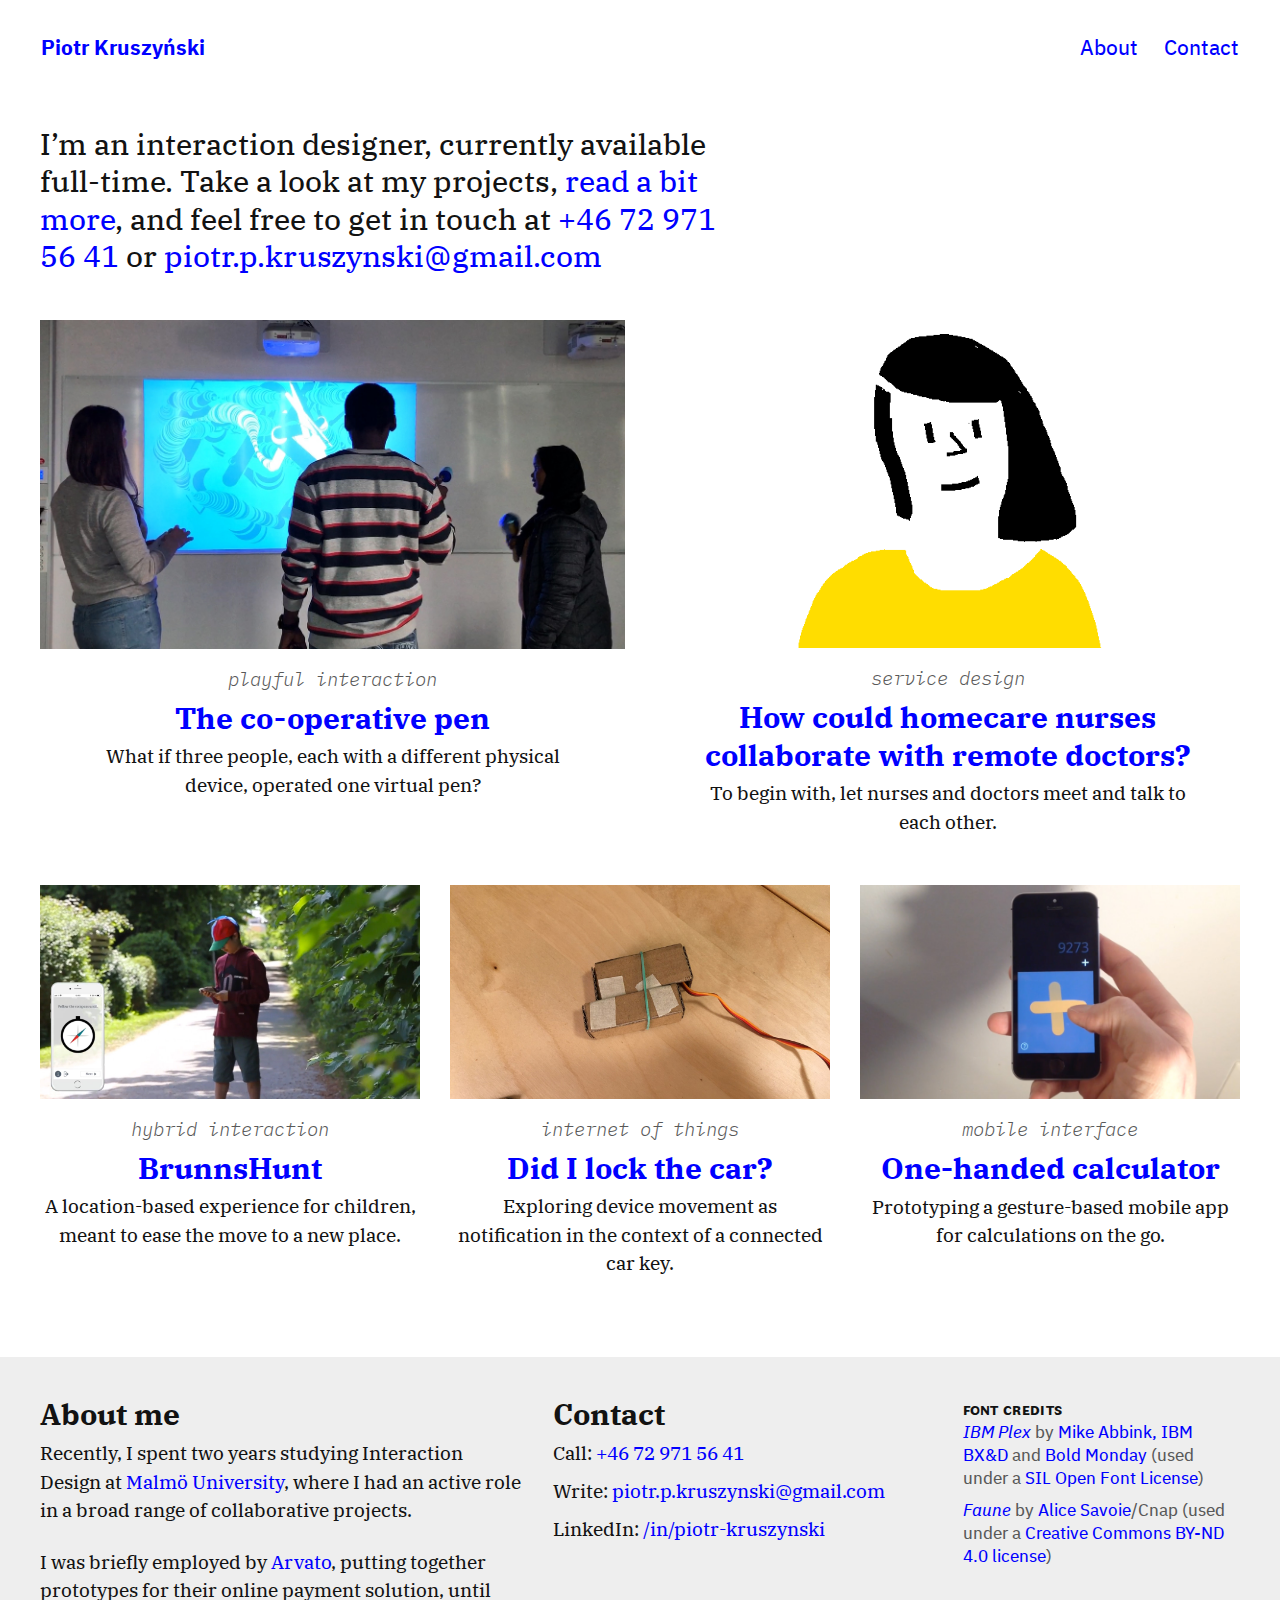
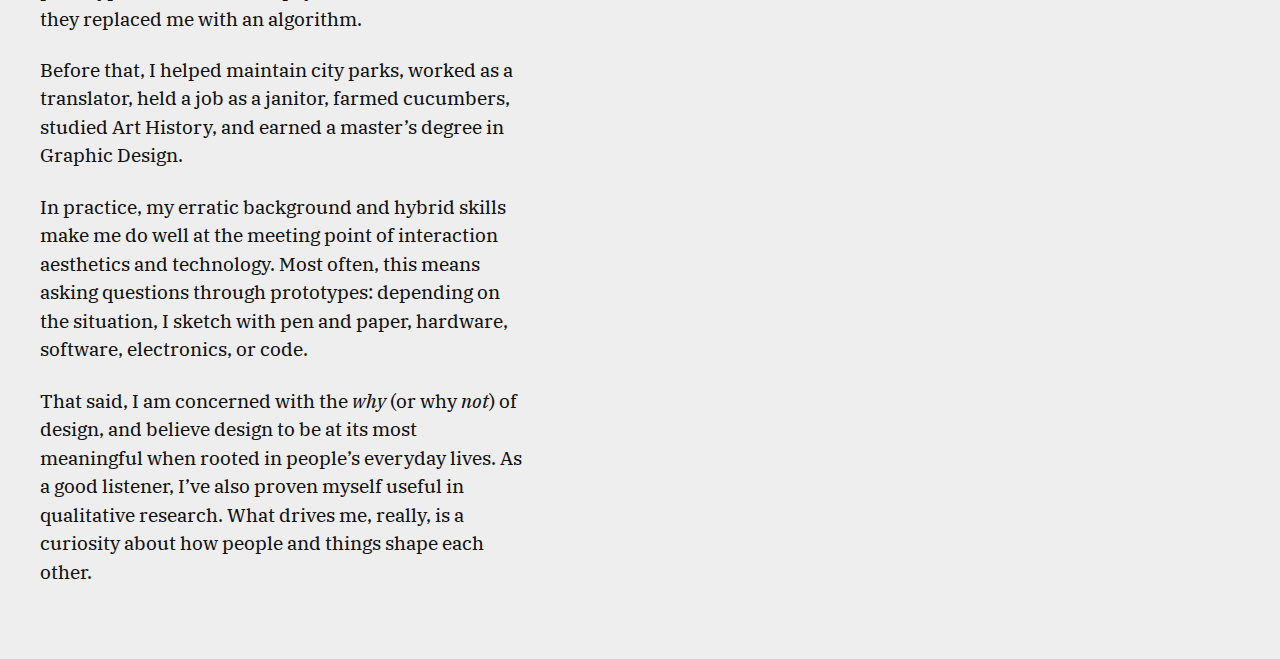
<file: index.html>
<!DOCTYPE html>
<html lang="en">

<head>
  <title>Piotr Kruszyński, interaction designer</title>
  <meta charset="utf-8">
  <meta name="viewport" content="width=device-width, initial-scale=1">


  <link rel="icon" href="icon.svg" type="image/svg+xml">
  <link rel="apple-touch-icon" href="apple-touch-icon.png">


  <!-- Bootstrap core CSS -->
  <link rel="stylesheet" href="https://maxcdn.bootstrapcdn.com/bootstrap/3.3.7/css/bootstrap.min.css">

  <!-- Custom styles for this -->
  <link href="boot-over.css" rel="stylesheet">





  <!-- Bootstrap core JavaScript -->
  <script src="https://ajax.googleapis.com/ajax/libs/jquery/3.2.1/jquery.min.js"></script>
  <script src="https://maxcdn.bootstrapcdn.com/bootstrap/3.3.7/js/bootstrap.min.js"></script>

</head>

<body>

  <!-- Navigation -->
  <div class="container-fluid header">
    <div class="col-lg-12 top-menu">
      <a href="index.html" class="name">Piotr Kruszyński</a>
      <div class="top-menu-right">
        <a href="#about" class="top-menu-link">About</a>
        <a href="#contact" class="top-menu-link">Contact</a>
      </div>
    </div>
  </div>

  <!-- Page Content -->
  <div class="container-fluid projects">
    <div class="row top">
      <div class="col-lg-7 col-md-8">

        <h2 class="intro">I’m an interaction designer, currently available full-time. Take a look
          at
          my
          projects, <a href="#about">read a bit more</a>,
          and feel free to get in touch at <a href="tel:+46&nbsp;72&nbsp;971&nbsp;56&nbsp;41">+46 72 971 56 41</a>
          or <a href="mailto:piotr.p.kruszynski@gmail.com">piotr.p.<wbr>kruszynski@<wbr>gmail.com</a></h2>

      </div>

      <div class="col-lg-6 col-md-6 col-sm-6" id="projects"><a href="the-cooperative-pen.html">

          <img class="img-responsive" src="images/at-play-03.jpg" alt="">
        </a>

        <div class="project-thumb">
          <h5 class="descriptor">Playful interaction</h5>
          <h4 class="project-title">
            <a href="the-cooperative-pen.html">The co-operative pen</a>
          </h4>
          <p class="project-text">What if three people, each with a different physical device, operated
            one virtual pen?</p>
        </div>
      </div>
      <div class="col-lg-6 col-md-6 col-sm-6"><a href="remote-assessment-in-homecare.html">
          <img class="img-responsive" src="images/nurse-03.png" alt="">
        </a>

        <div class="project-thumb">
          <h5 class="descriptor">Service design</h5>
          <h4 class="project-title">
            <a href="remote-assessment-in-homecare.html">How could homecare nurses collaborate with remote doctors?</a>
          </h4>
          <p class="project-text">To begin with, let nurses and doctors meet and talk to each other.
          </p>
        </div>
      </div>
    </div>
    <div class="row">

      <div class="col-lg-4 col-md-6 col-sm-6"><a href="brunnshunt.html">
          <img class="img-responsive" src="images/brunnshunt-01.jpg" alt="">
        </a>
        <div class="project-thumb">
          <h5 class="descriptor">Hybrid interaction</h5>
          <h4 class="project-title">
            <a href="brunnshunt.html">BrunnsHunt</a>
          </h4>
          <p class="project-text">
            A location-based experience for children, meant to ease the move to a new place.
          </p>
        </div>
      </div>
      <div class="col-lg-4 col-md-6 col-sm-6"><a href="connected-car-key.html">
          <img class="img-responsive" src="images/key_13_16x9.jpg" alt="">
        </a>

        <div class="project-thumb">
          <h5 class="descriptor">Internet of Things</h5>
          <h4 class="project-title">
            <a href="connected-car-key.html">Did I lock the car?</a>
          </h4>
          <p class="project-text">Exploring device movement as notification in the context of a connected car key.
          </p>
        </div>
      </div>
      <div class="clearfix visible-md visible-sm"></div>

      <div class="col-lg-4 col-md-6 col-sm-6"><a href="one-handed-calculator.html">
          <img class="img-responsive" src="images/calculator-01.jpg" alt="">
        </a>

        <div class="project-thumb">
          <h5 class="descriptor">Mobile interface</h5>
          <h4 class="project-title">
            <a href="one-handed-calculator.html">One-handed calculator</a>
          </h4>
          <p class="project-text">
            Prototyping a gesture-based mobile app for calculations on the go.
          </p>
        </div>
      </div>
    </div>


  </div>


  <!-- Footer -->
  <footer class="info">
    <div class="container-fluid">
      <div class="row">
        <div id="about" class="col-lg-5 col-md-7 col-sm-7 about">
          <h1>About me</h1>
          <p>Recently, I spent two years studying Interaction Design at <a
              href="https://edu.mah.se/en/Program/TGIDE">Malmö University</a>, where I had an active role in a broad
            range of collaborative projects.</p>

          <p>I was briefly employed by <a href="https://finance.arvato.com/en/">Arvato</a>, putting together prototypes
            for their online payment
            solution, until they replaced me with an algorithm.</p>

          <p>Before that, I helped maintain city parks, worked as a translator, held a job as a janitor, farmed
            cucumbers, studied Art
            History, and earned a master’s degree in Graphic Design.</p>

          <p>In practice, my erratic background and hybrid skills make me do well at the meeting point of interaction
            aesthetics and technology. Most often, this means asking questions through prototypes: depending on the
            situation, I sketch with pen and paper, hardware, software, electronics, or code.</p>

          <p>That said, I am concerned with the <i>why</i> (or why <i>not</i>) of design, and believe design to be at
            its most meaningful when rooted in people’s everyday lives. As a good listener, I’ve also proven myself
            useful in qualitative research. What drives me, really, is a curiosity about how
            people and things shape each other.</p>
        </div>

        <div id="contact" class="col-lg-4 col-md-5 col-sm-5 contact">
          <h1>Contact</h1>
          <p>Call: <a href="tel:+46&nbsp;72&nbsp;971&nbsp;56&nbsp;41">+46 72 971 56 41</a></p>
          <p>Write:
            <a href="mailto:piotr.p.kruszynski@gmail.com">piotr.p.kruszynski@<wbr>gmail.com</a>
          </p>
          <p>LinkedIn:
            <a href="https://www.linkedin.com/in/piotr-kruszynski/">/in/piotr-kruszynski</a>
          </p>
        </div>
        <div class="col-lg-3 col-md-5 col-sm-5">

          <div class="info-box">
            <p class="caption project-info">
              <span class="title">Font credits <br></span><a href="https://github.com/IBM/plex"><i>IBM Plex</i></a> by
              <a href="https://www.ibm.com/plex/">Mike Abbink, IBM BX&D</a> and <a href="https://boldmonday.com/">Bold
                Monday</a> (used under a <a href="https://scripts.sil.org/cms/scripts/page.php?site_id=nrsi&id=OFL">SIL
                Open Font License</a>)
            </p>
            <p class="caption project-info"><a
                href="http://www.cnap.graphismeenfrance.fr/faune/en.html"><i>Faune</i></a> by <a
                href="https://frenchtype.com/">Alice Savoie</a>/Cnap (used under a <a
                href="https://creativecommons.org/licenses/by-nd/4.0/deed.en">Creative Commons BY-ND 4.0 license</a>)
            </p>
          </div>
        </div>
      </div>
    </div>
    <!-- /.container -->
  </footer>




</body>

</html>
</file>
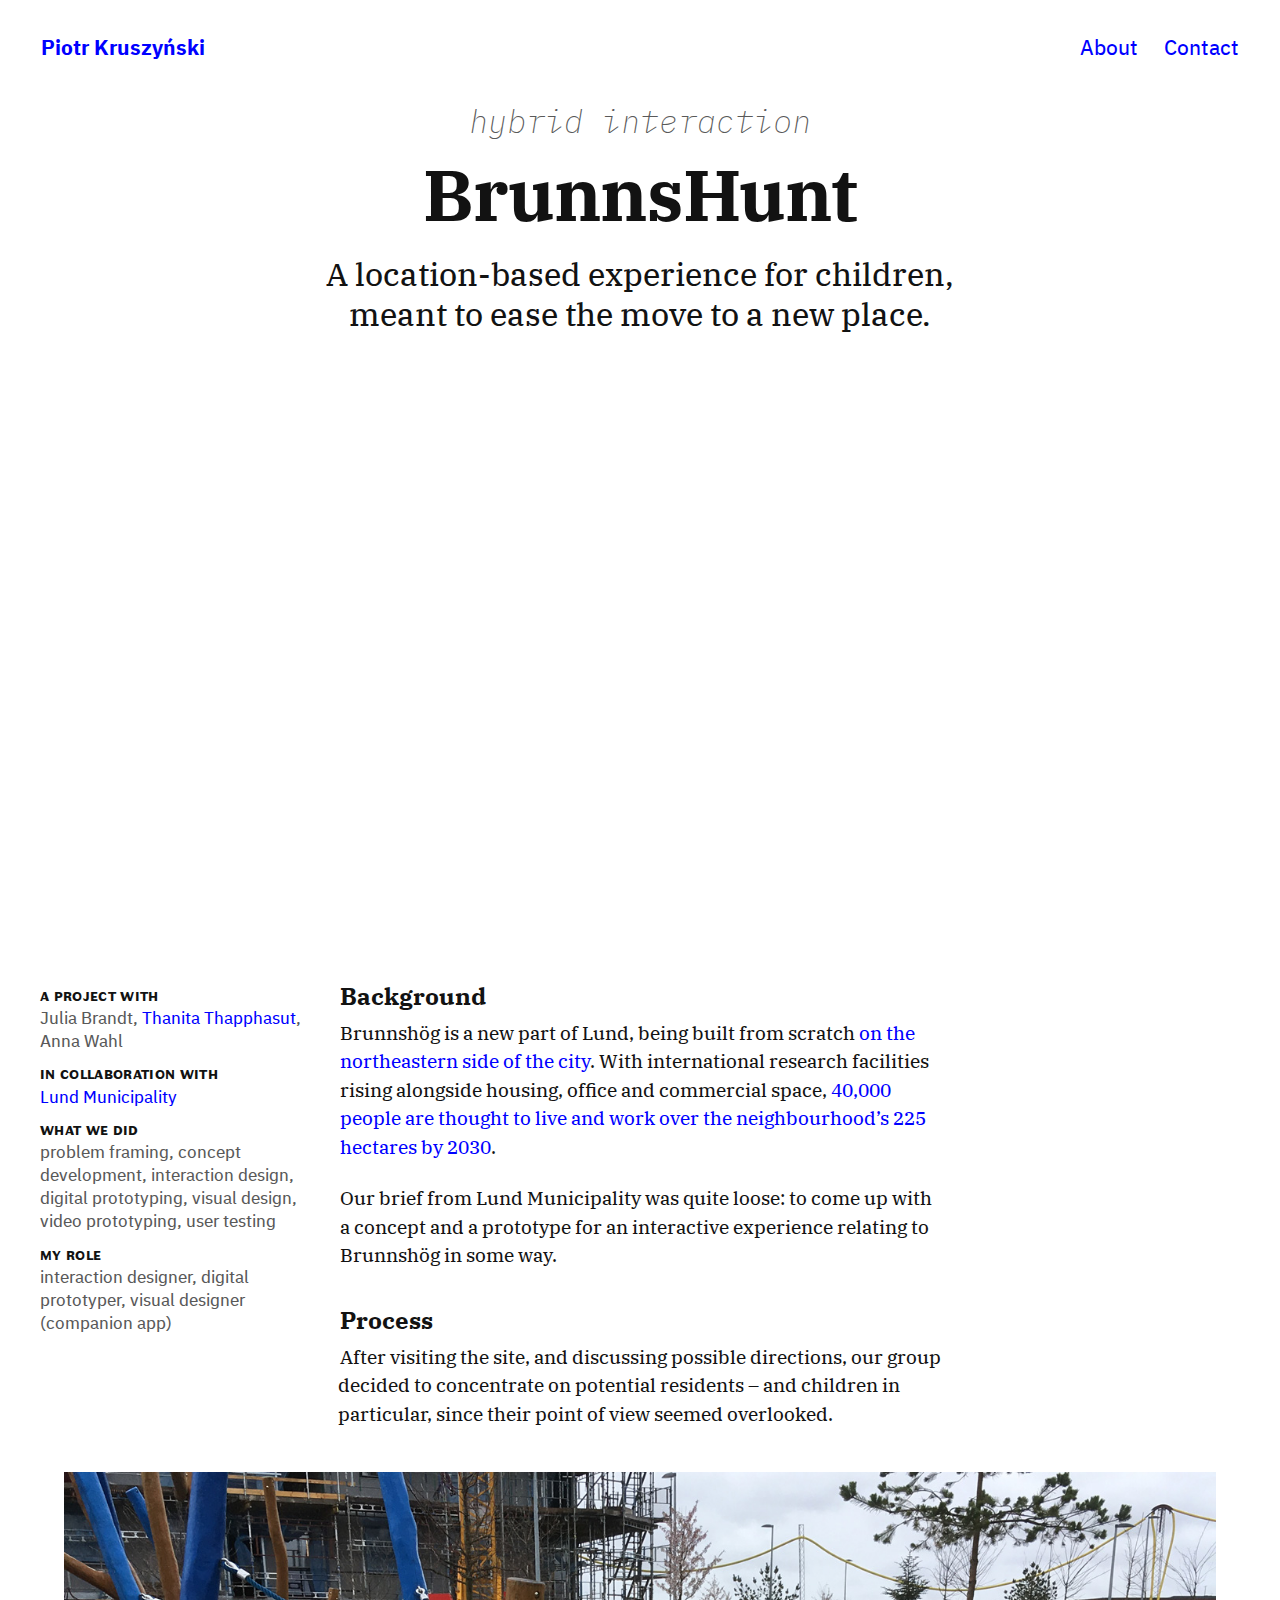
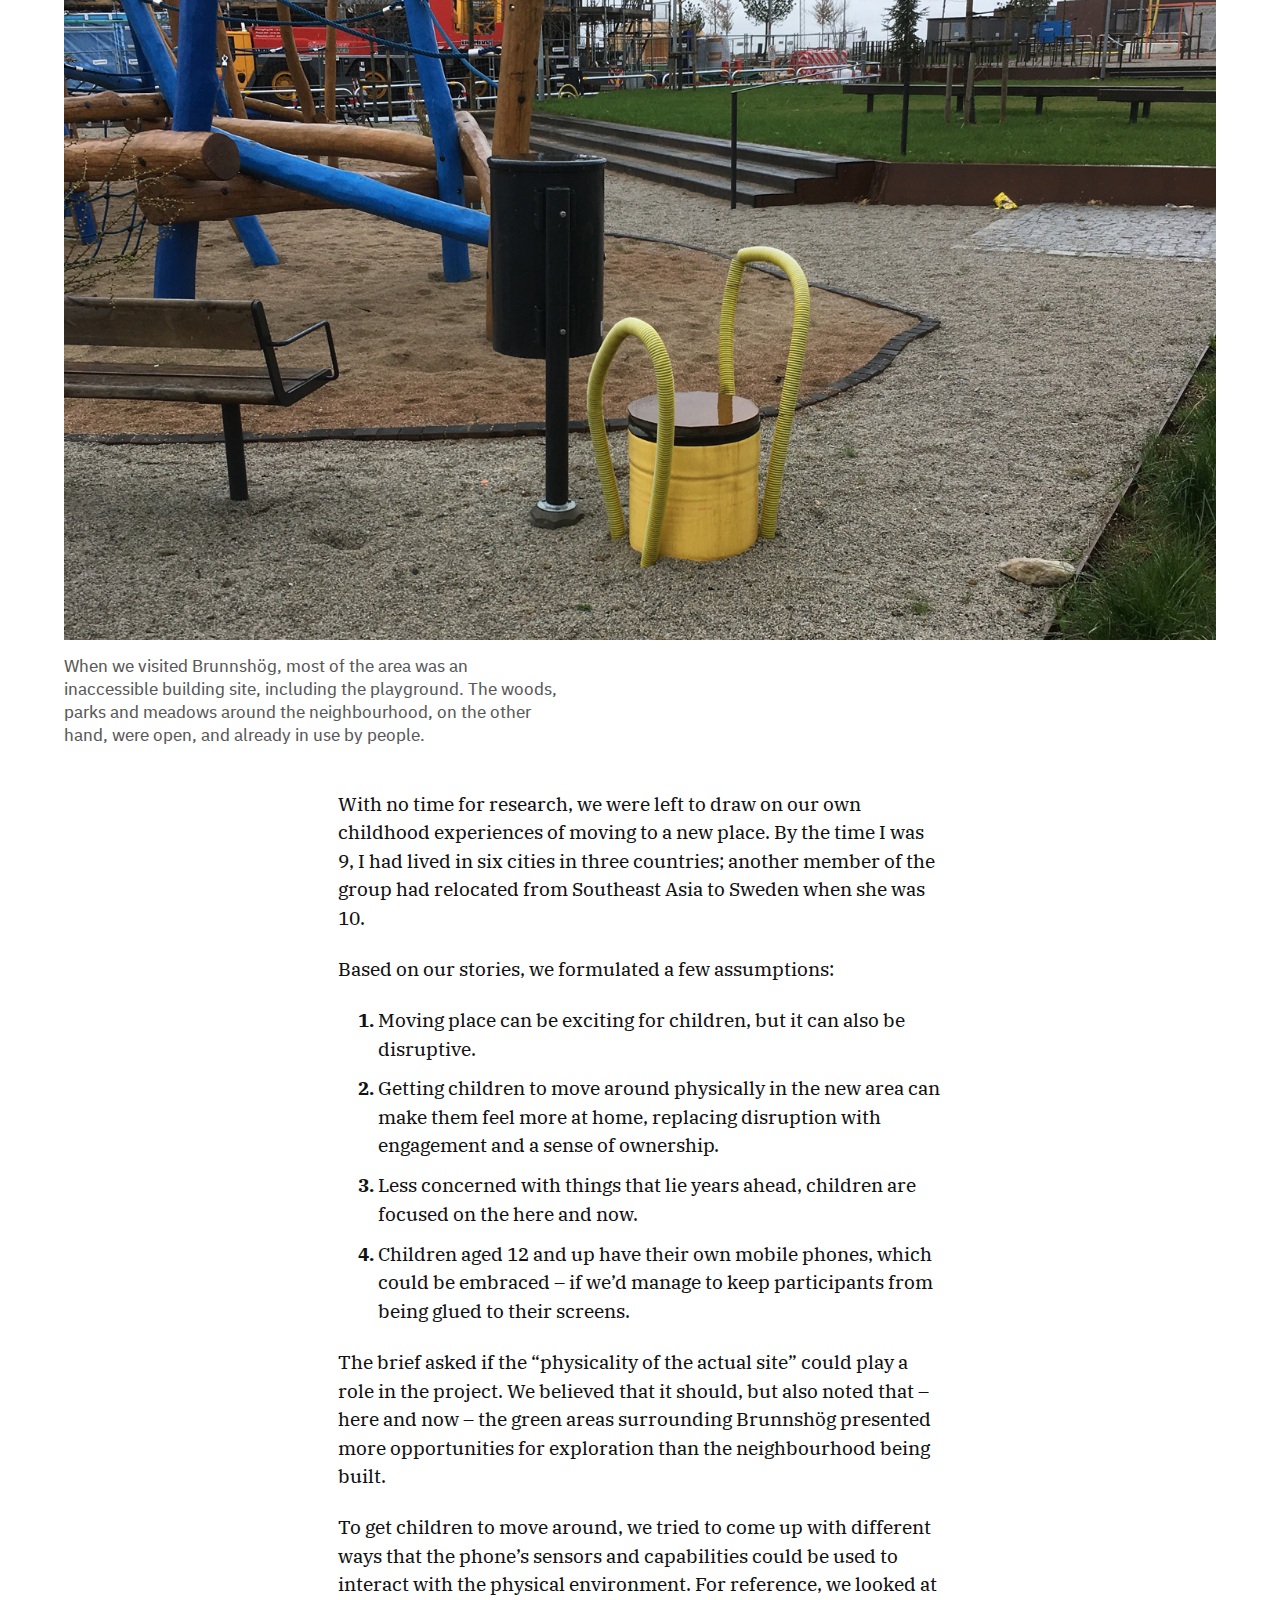
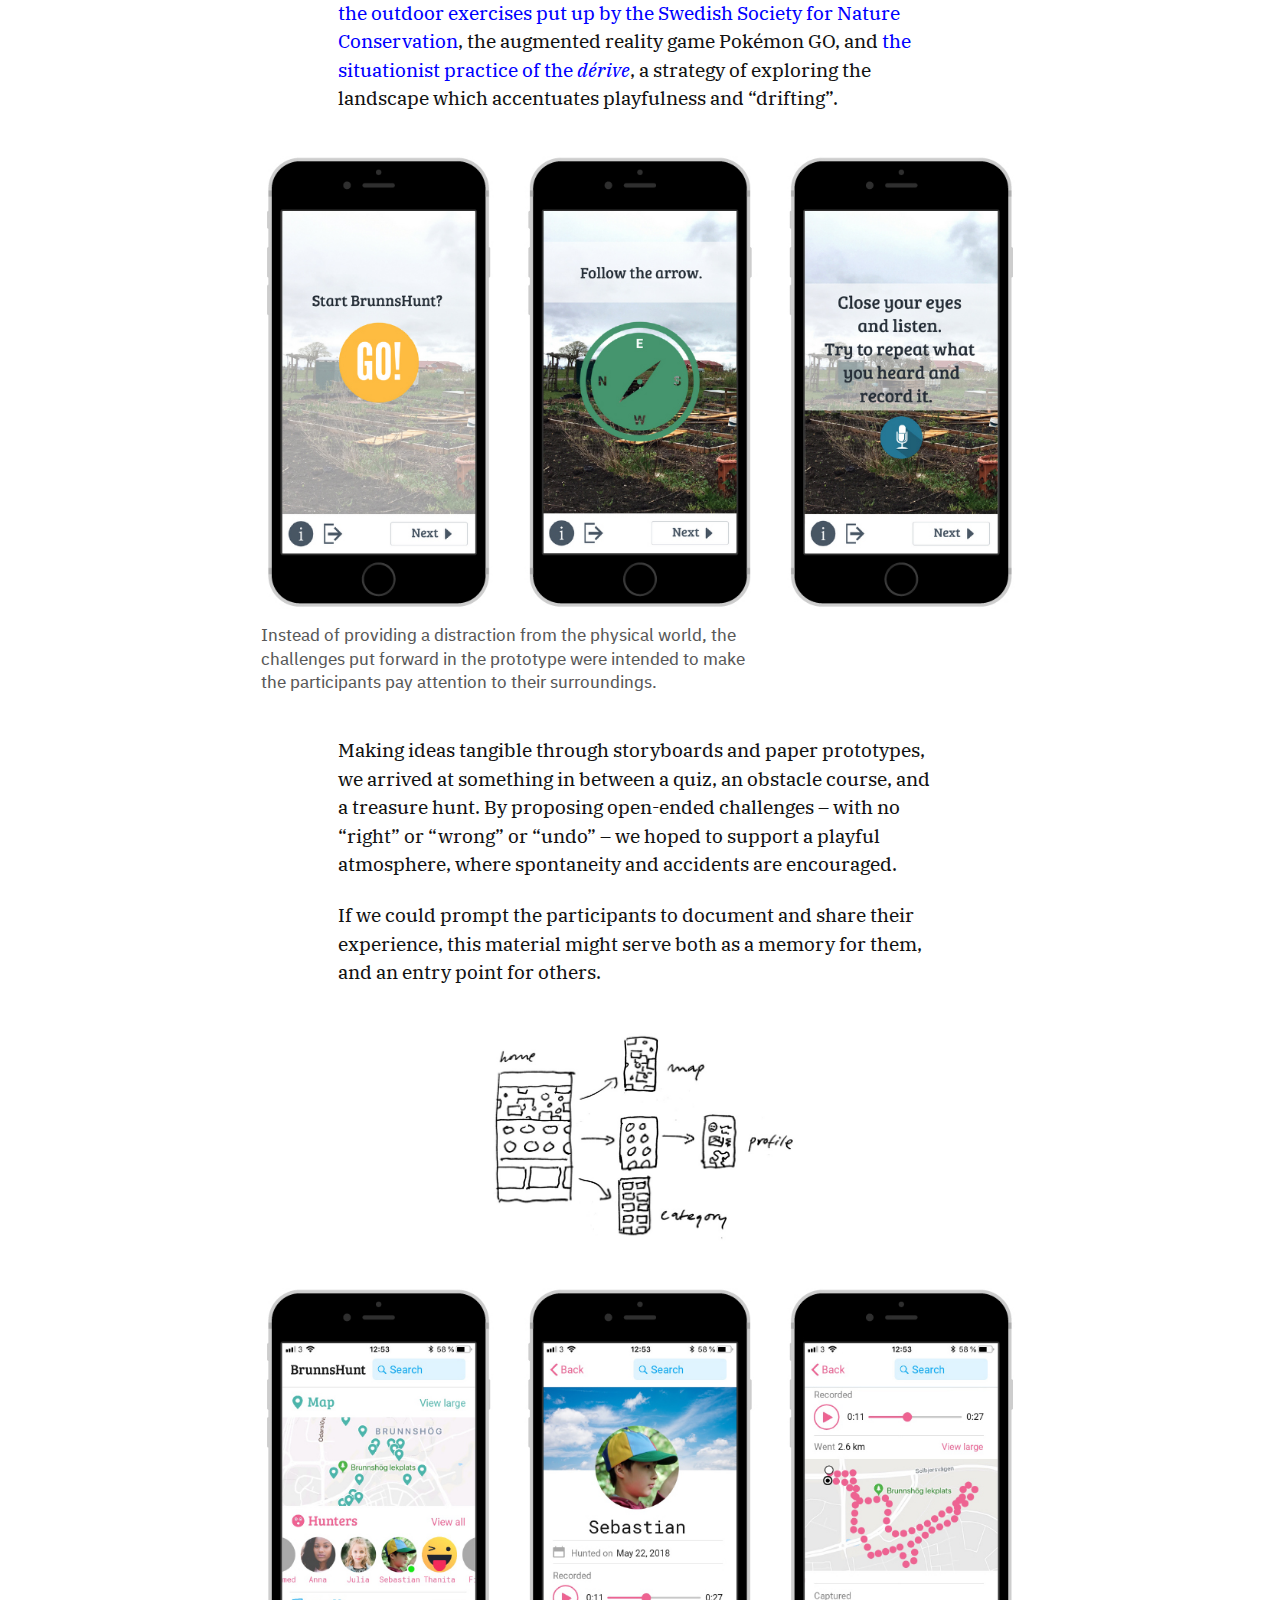
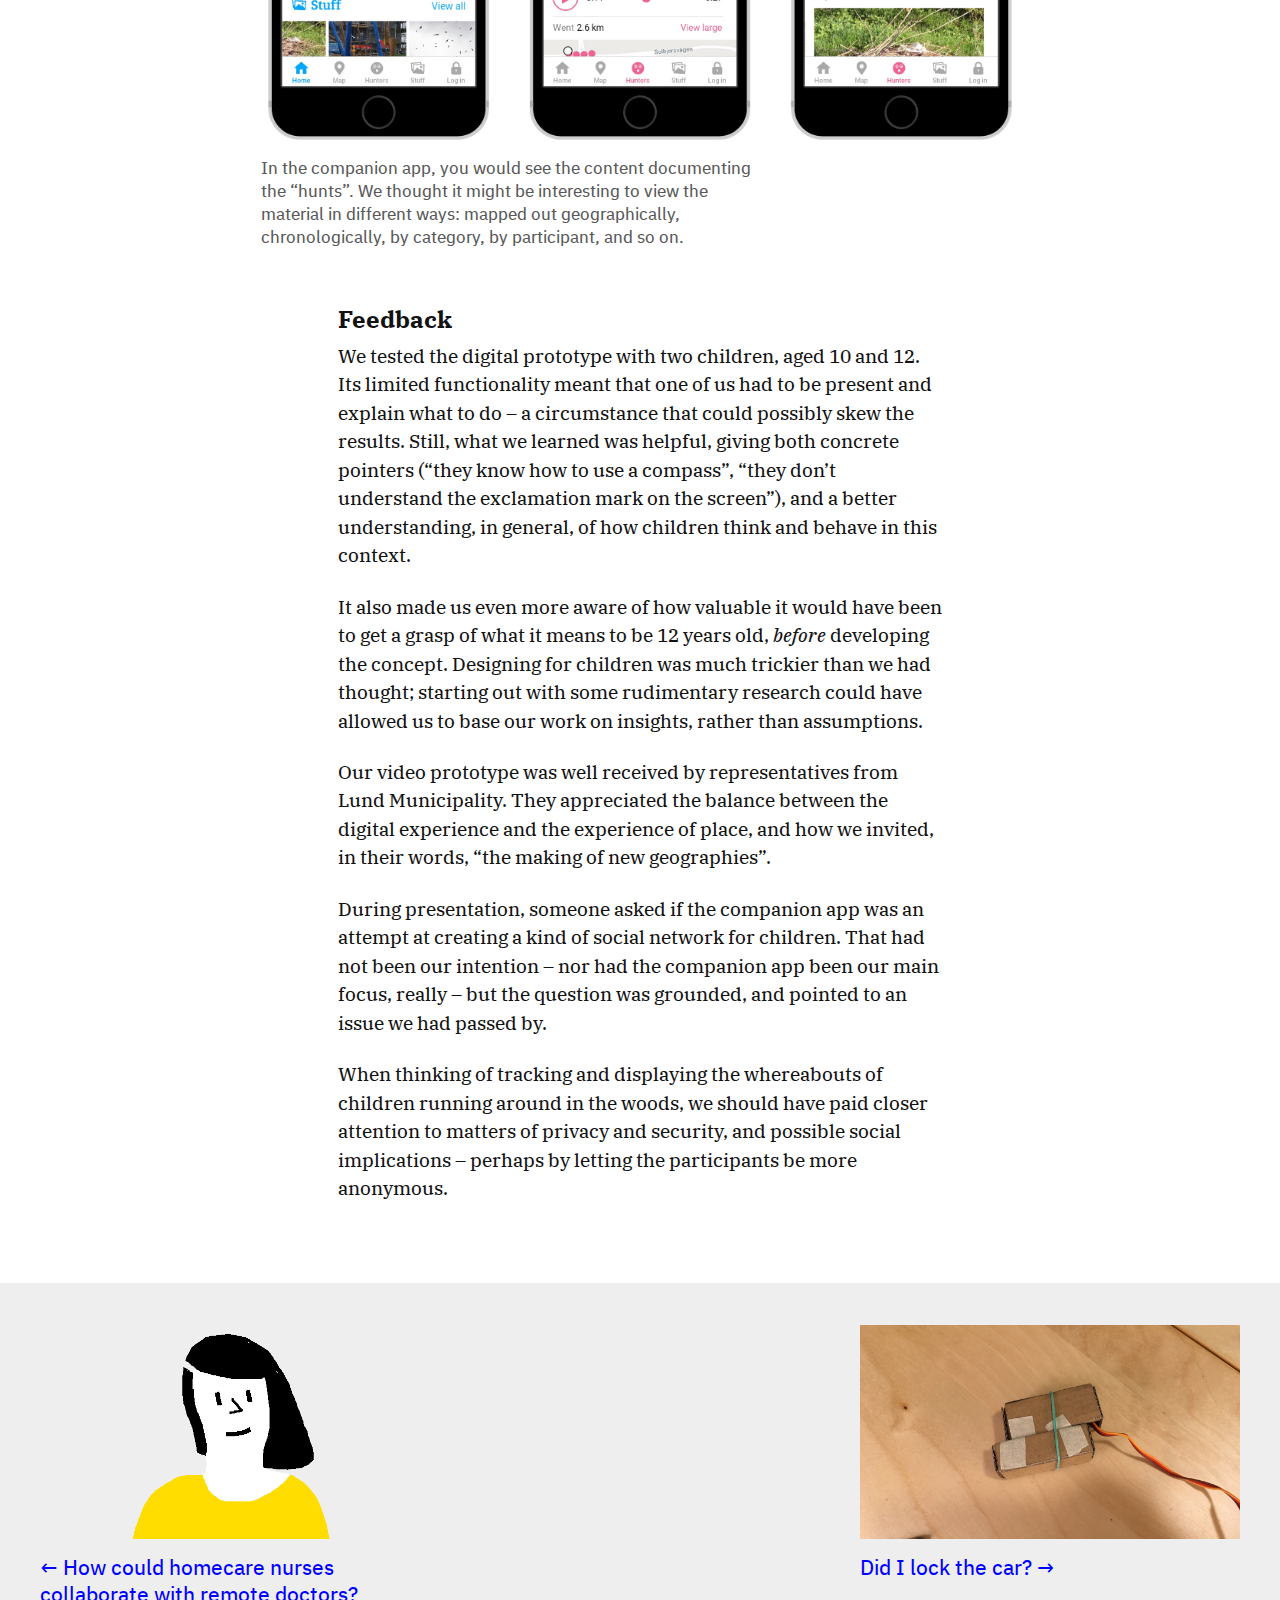
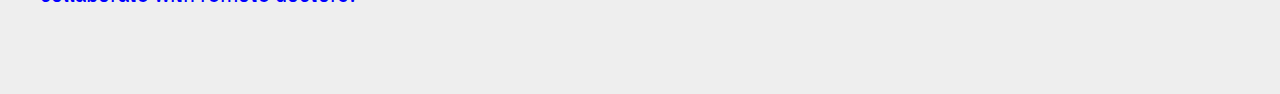
<file: brunnshunt.html>
<!DOCTYPE html>
<html lang="en">

<head>


    <title>BrunnsHunt – Piotr Kruszyński</title>
    <meta charset="utf-8">
    <meta name="viewport" content="width=device-width, initial-scale=1">
  
<link rel="icon" href="icon.svg" type="image/svg+xml">
<link rel="apple-touch-icon" href="apple-touch-icon.png">

    <!-- Bootstrap core CSS -->
    <link rel="stylesheet" href="https://maxcdn.bootstrapcdn.com/bootstrap/3.3.7/css/bootstrap.min.css">

    <!-- Custom styles for this -->
    <link href="boot-over.css" rel="stylesheet">

  


    <!-- Bootstrap core JavaScript -->
    <script src="https://ajax.googleapis.com/ajax/libs/jquery/3.2.1/jquery.min.js"></script>
    <script src="https://maxcdn.bootstrapcdn.com/bootstrap/3.3.7/js/bootstrap.min.js"></script>
</head>

<body>

    <!-- Navigation -->
    <div class="container-fluid header">
        <div class="col-lg-12 top-menu">
            <a href="index.html" class="name">Piotr Kruszyński</a>
            <div class="top-menu-right">
                <a href="index.html#about" class="top-menu-link" id="ab">About</a>
                <a href="index.html#contact" class="top-menu-link">Contact</a>
            </div>
        </div>
    </div>

    <!-- Page Content -->
    <div class="container-fluid project-page">
        <div class="row">
            <div class="col-lg-12">
                <h5 class="descriptor">Hybrid interaction</h5>
                <h1 class="single-project main-headline">BrunnsHunt</h1>
                <h2 class="single-project lead">A location-based experience for children, meant to ease the move to a new
                    place.
                </h2>
                <div class="row image main">
                    <div class="col-lg-1 col-md-1"></div>
                    <div class="col-lg-10 col-md-10 vid">
                        <div style="padding:56.25% 0 0 0;position:relative;"><iframe
                                src="https://player.vimeo.com/video/355966837"
                                style="position:absolute;top:0;left:0;width:100%;height:100%;" frameborder="0"
                                allow="autoplay; fullscreen" allowfullscreen></iframe></div>
                        <script src="https://player.vimeo.com/api/player.js"></script>
                    </div>

                    <div class="col-lg-1 col-md-1"></div>
                </div>
                <div class="info-box">
                    <p class="caption project-info">
                        <span class="title">A project with<br></span>Julia Brandt, <a href="https://www.linkedin.com/in/thanita-thapphasut-78aab5151/">Thanita Thapphasut</a>, Anna Wahl </p>
                    <p class="caption project-info">
                        <span class="title">In collaboration with<br></span><a href="https://www.lund.se/en#/">Lund Municipality</a></p>

                    <p class="caption project-info">
                        <span class="title">What we did<br></span>problem framing, concept development, interaction design,
                        digital
                        prototyping, visual design, video
                        prototyping, user testing
                    </p>
                    <p class="caption project-info">
                    <span class="title">My role <br></span>interaction designer, digital prototyper, visual designer (companion app)
                    </p>
                </div>
                <h3 class="single-project subhead">Background</h3>
                <p class="single-project long-text">
                        Brunnshög is
                    a new part
                    of Lund, being built from scratch <a
                    href="https://www.google.com/maps/place/Brunnsh%C3%B6g,+Lund/@55.726793,13.2268952,14z/data=!4m5!3m4!1s0x4653965af9c6dfe1:0x409125e950129fec!8m2!3d55.7263156!4d13.2415014">on the northeastern side of the city</a>. With international
                    research facilities rising alongside housing, office and commercial space, <a href="https://www.lund.se/brunnshog/english/">40,000 people are thought
                    to live and work over the neighbourhood’s 225 hectares by 2030</a>.</p>
                <p class="single-project long-text">Our brief from Lund Municipality was quite loose:
                    to come up
                    with a concept and a prototype for an interactive experience relating to Brunnshög in some way.
                </p>
                <h3 class="single-project subhead">Process</h3>

                <p class="single-project long-text">
                    After visiting the site, and discussing possible directions, our group decided to concentrate on
                    potential residents – and children in particular, since their point of view seemed overlooked.</p>
                <div class="row image">
                    <div class="col-lg-12"><figure><img class="img-responsive" src="images/brunnshog-playground-02.jpg" alt="">
                        <figcaption class="caption">
                            When we visited Brunnshög, most of the area was an inaccessible building site, including the
                            playground. The woods, parks and meadows around the neighbourhood, on the other hand, were open, and already
                            in use by people.
                        </figcaption>
                    </figure>
                    </div>

                </div>

                

                
                    <p class="single-project long-text">With
                    no time for research, we were left to draw on our own childhood experiences of moving to a new
                    place. By the time I was 9, I had lived in six cities in three countries; another member of the
                    group had relocated from Southeast Asia to Sweden when she was 10.</p>
                    <p class="single-project long-text">Based on our stories, we
                    formulated a few assumptions:
                </p>
                <ol>
                    <li>Moving place can be exciting for children, but it can also be disruptive.</li>
                    <li>Getting children to move around physically in the new area can make them feel more at home,
                        replacing disruption with engagement and a sense of ownership.</li>
                    <li>Less concerned with things that lie years ahead, children are focused on the here and now.
                    </li>
                    <li>Children aged 12 and up have their own mobile phones, which could be embraced – if we’d manage
                        to keep participants from being glued to their screens.</li>
                </ol>
                <p class="single-project long-text">
                    The brief asked if the “physicality of the actual site” could play a role in the project. We
                    believed that it should, but also noted that – here and now – the green areas surrounding Brunnshög
                    presented more opportunities for exploration than the neighbourhood being built.</p>
                <p class="single-project long-text">To get children to
                    move around, we tried to come up with different ways that the phone’s sensors and
                    capabilities could be used to
                    interact with the physical environment. For reference, we looked at <a
                        href="https://www.naturskyddsforeningen.se/skola/naturen-som-klassrum">the outdoor
                        exercises put up by the Swedish Society for Nature Conservation</a>, the augmented reality
                    game Pokémon GO, and <a
                    href="https://en.wikipedia.org/wiki/D%C3%A9rive">the situationist practice of the <i>dérive</i></a>, a strategy
                    of exploring the landscape
                    which accentuates playfulness and “drifting”.

                </p>
                <div class="row image">
                    <div class="col-lg-2 col-md-1"></div>
                    <div class="col-lg-8 col-md-10"><figure><img class="img-responsive" src="images/brunnshunt-prototype-02.jpg"
                            alt="">
                            <figcaption class="caption">
                                Instead of providing a distraction from the physical world, the challenges put forward in the
                                prototype were intended to make the participants pay attention to their surroundings.
            
                            </figcaption>
                            </figure>
                    </div>
                    <div class="col-lg-2 col-md-1"></div>

                </div>
                
                <p class="single-project long-text">
                    Making ideas tangible through storyboards and paper prototypes, we arrived at something in between a
                    quiz, an obstacle course, and a treasure hunt. By proposing open-ended challenges – with no “right”
                    or “wrong” or “undo” – we hoped to support a playful atmosphere, where spontaneity and accidents are
                    encouraged. </p>
                    <p class="single-project long-text">If we could prompt the participants to document and share their experience, this material
                    might serve both as a memory for them, and an entry point for others.
                </p>
                <div class="row image">
                    <div class="col-lg-4 col-md-3 col-sm-2"></div>
                    <div class="col-lg-4 col-md-6 col-sm-8"><figure><img class="img-responsive"
                            src="images/brunnshunt-prototype-sketch.jpg" alt="">
                        </figure>
                    </div>
                    <div class="col-lg-4 col-md-3 col-sm-2"></div>

                </div>
                <div class="row image">
                    <div class="col-lg-2 col-md-1"></div>
                    <div class="col-lg-8 col-md-10"><figure><img class="img-responsive" src="images/brunnshunt-prototype-01.jpg"
                            alt="">
                            <figcaption class="caption">

                                In the companion app, you would see the content documenting the “hunts”. We thought it might be
                                interesting to view the material in different ways: mapped out geographically, chronologically, by
                                category, by participant, and so on.
                            </figcaption>
                        </figure>
                    </div>
                    <div class="col-lg-2 col-md-1"></div>

                </div>

                <h3 class="single-project subhead">Feedback</h3>
                <p class="single-project long-text">
                    We tested the digital prototype with two children, aged 10 and 12. Its limited functionality meant that one of us had to be present and explain what to do – a circumstance that could
                    possibly skew the results. Still, what we learned was helpful, giving both concrete
                    pointers (“they know how to use a compass”, “they don’t understand the exclamation mark on the
                    screen”), and a better understanding, in general, of how children think and behave in this context.
                </p>
                <p class="single-project long-text">It also made us even more aware of how valuable it would have been to get a grasp of what it means
                    to be 12 years old, <i>before</i> developing the concept. Designing for children was much trickier
                    than we had thought; starting out with some rudimentary research could have allowed us to base our work on insights, rather than assumptions.
                </p>
                <p class="single-project long-text">
                    Our video prototype was well received by representatives from Lund Municipality.
                    They appreciated the balance between the digital experience and the experience of place, and how we invited, in their words, “the making of new geographies”.
                </p>
                <p class="single-project long-text">
                    During presentation, someone asked if the companion app was an attempt at creating a
                    kind of social network for children. That had not been our intention – nor had the companion app been
                    our main focus, really – but the question was grounded, and pointed to an issue
                    we had passed by.</p>
                    <p class="single-project long-text">When thinking of tracking and displaying the whereabouts of children running
                    around in the woods, we should have paid closer attention to matters of privacy and security, and
                    possible social implications – perhaps by letting the participants be more anonymous.
                </p>
                
            </div>

        </div>
    </div>

        <!-- Footer -->
        <footer>
            <div class="container-fluid bottom">
                <div class="row">
                    <div class="col-lg-4 col-md-4 col-sm-6 col-xs-6">
    
    
                        <a href="remote-assessment-in-homecare.html">
                            <img class="img-responsive" src="images/nurse-03.png" alt="">
                          </a>
                        <a href="remote-assessment-in-homecare.html">
                            ← How could homecare nurses collaborate with remote doctors?</a></div>
                    <div class="col-lg-4 col-md-4 hidden-sm hidden-xs"></div>
                    <div class="col-lg-4 col-md-4 col-sm-6 col-xs-6 bottom-menu-right">
                        <a href="connected-car-key.html">
                            <img class="img-responsive" src="images/key_13_16x9.jpg" alt="">
                          </a>
                        <a href="connected-car-key.html">Did I lock the car? →</a>
                    </div>
                </div>
            </div>
        </footer>

</body>

</html>
</file>
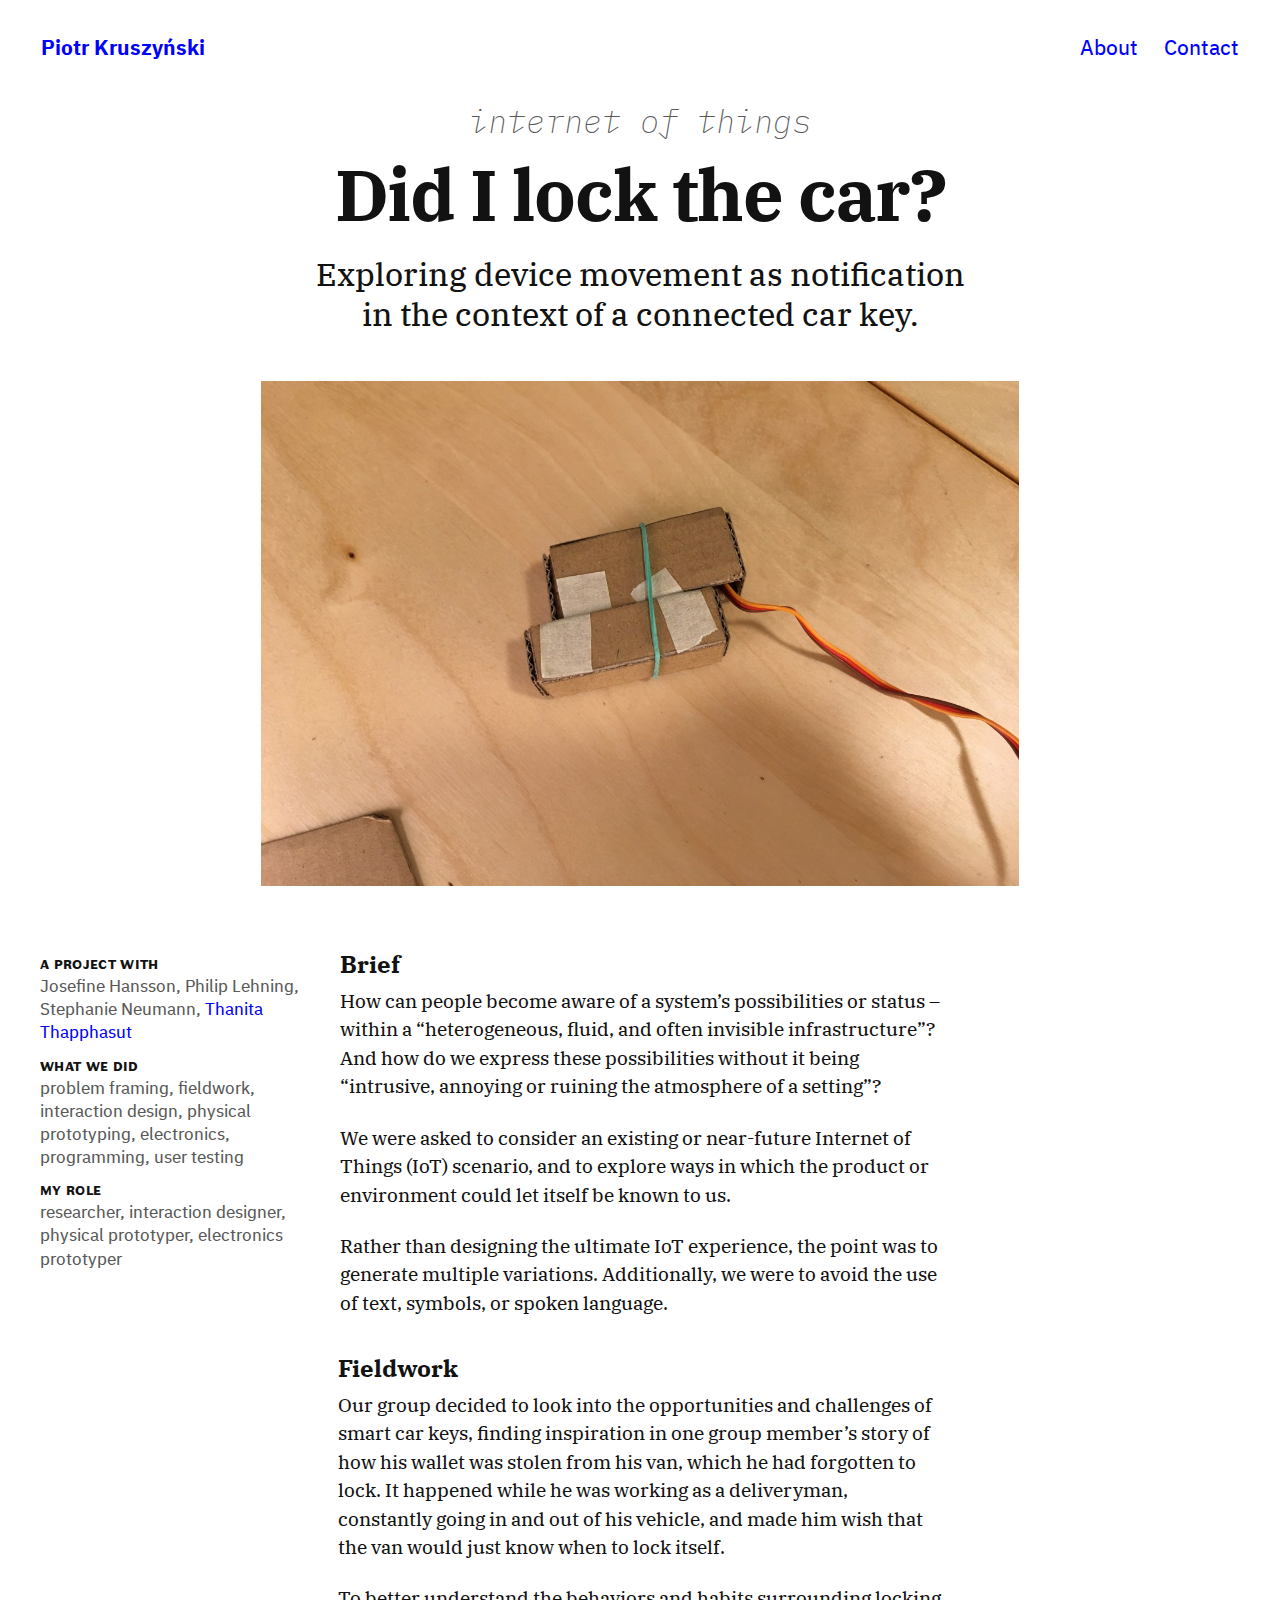
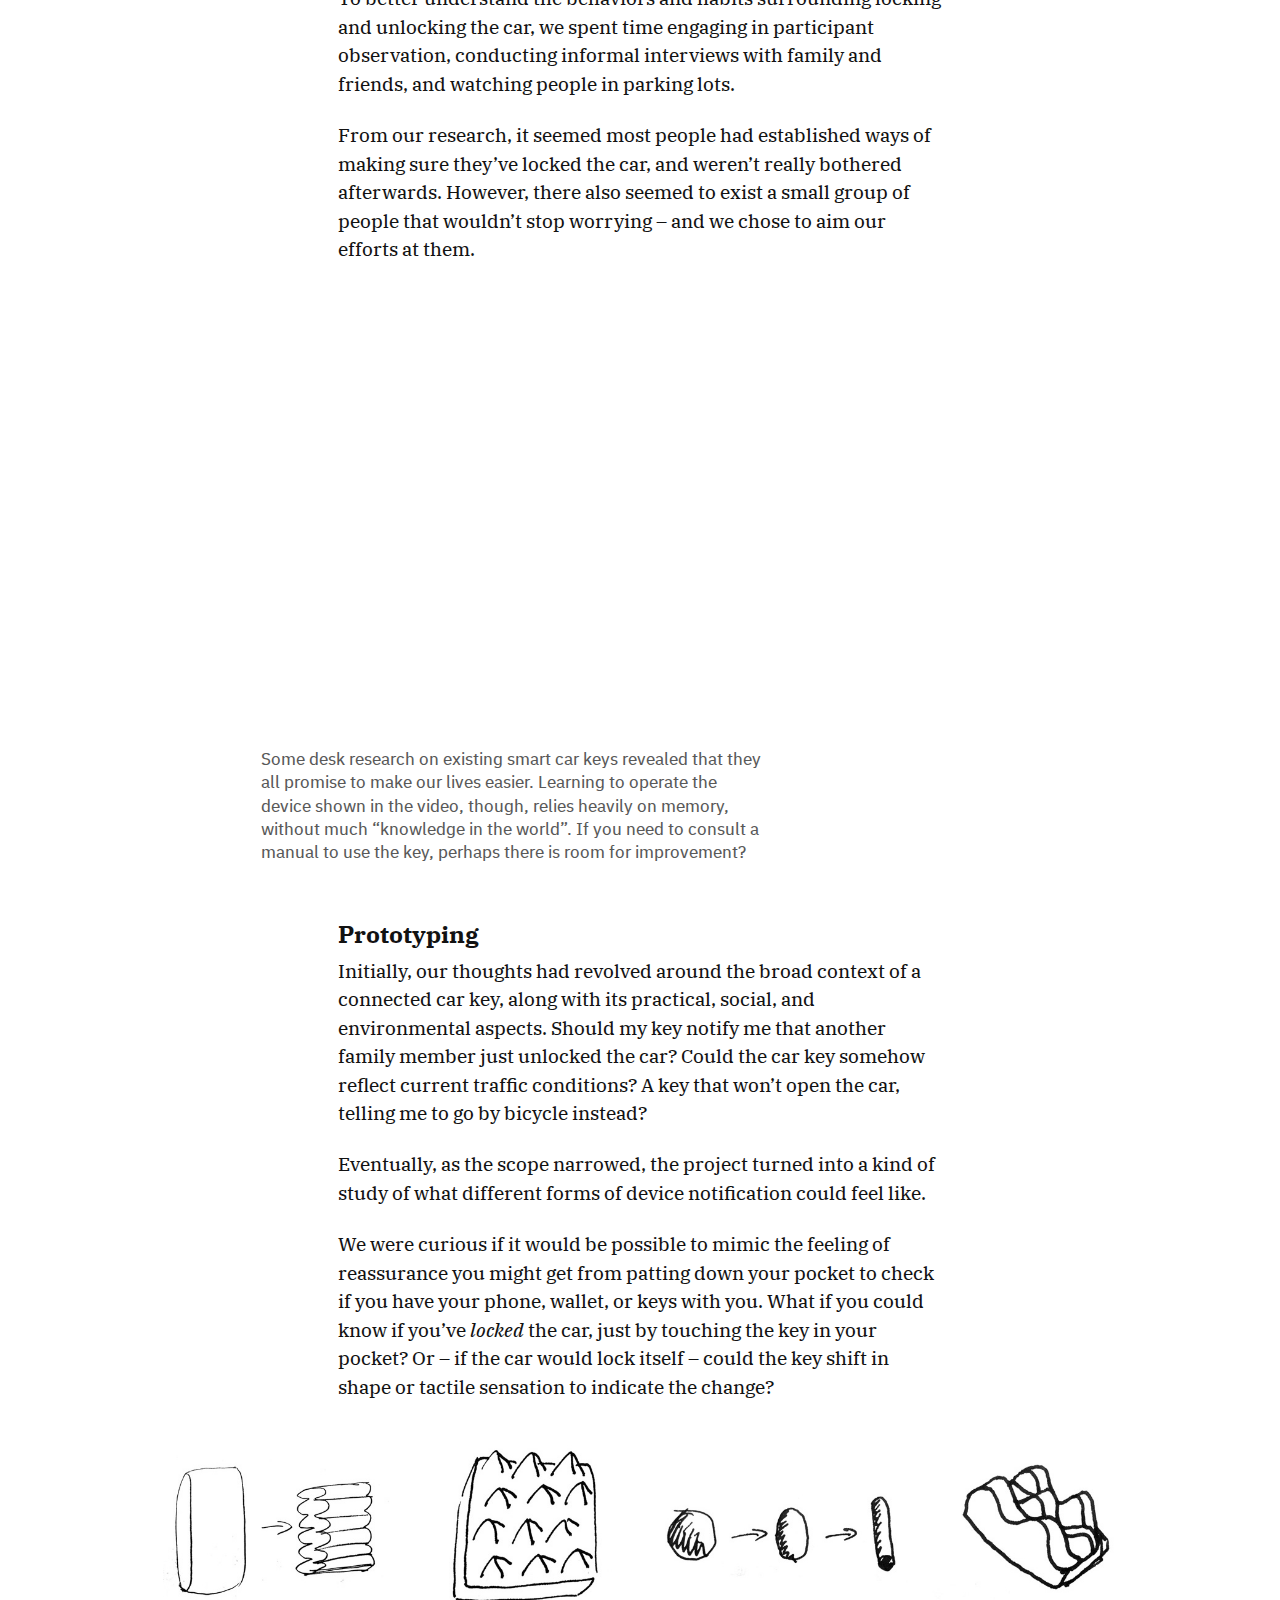
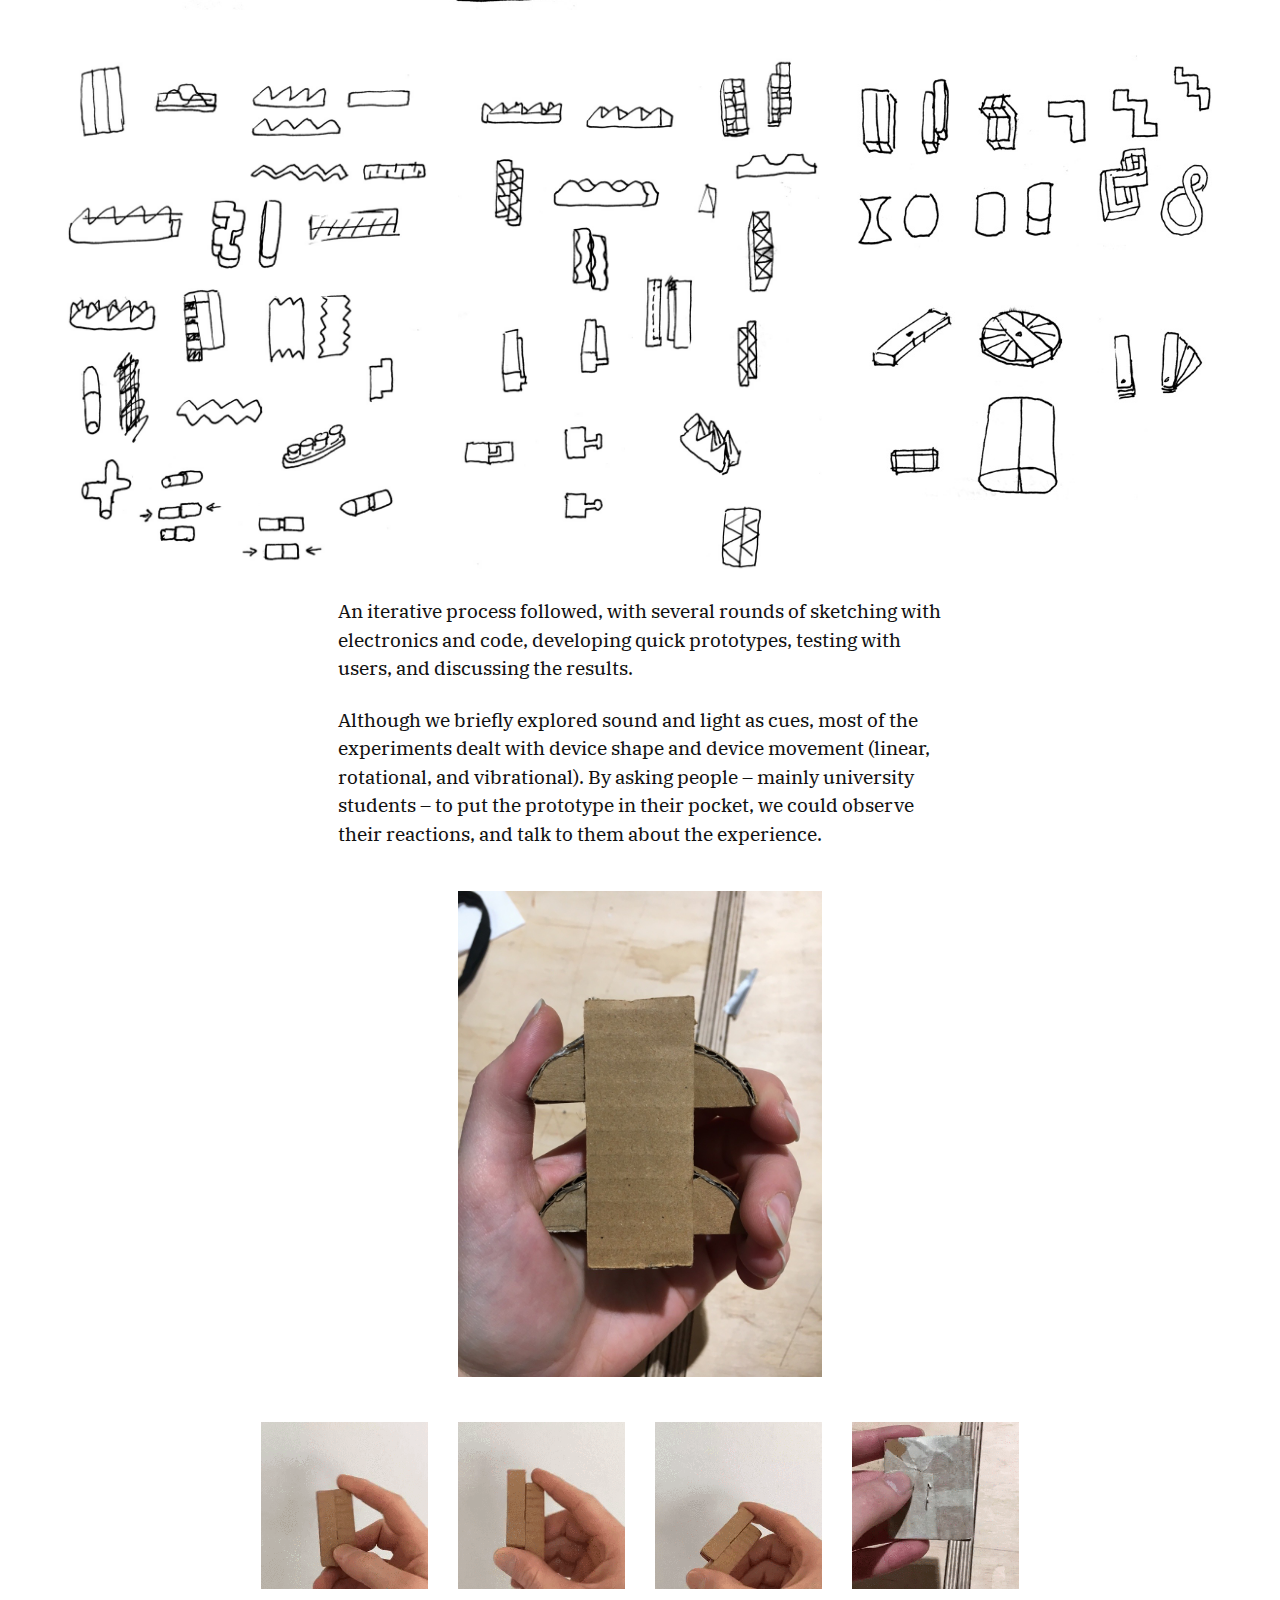
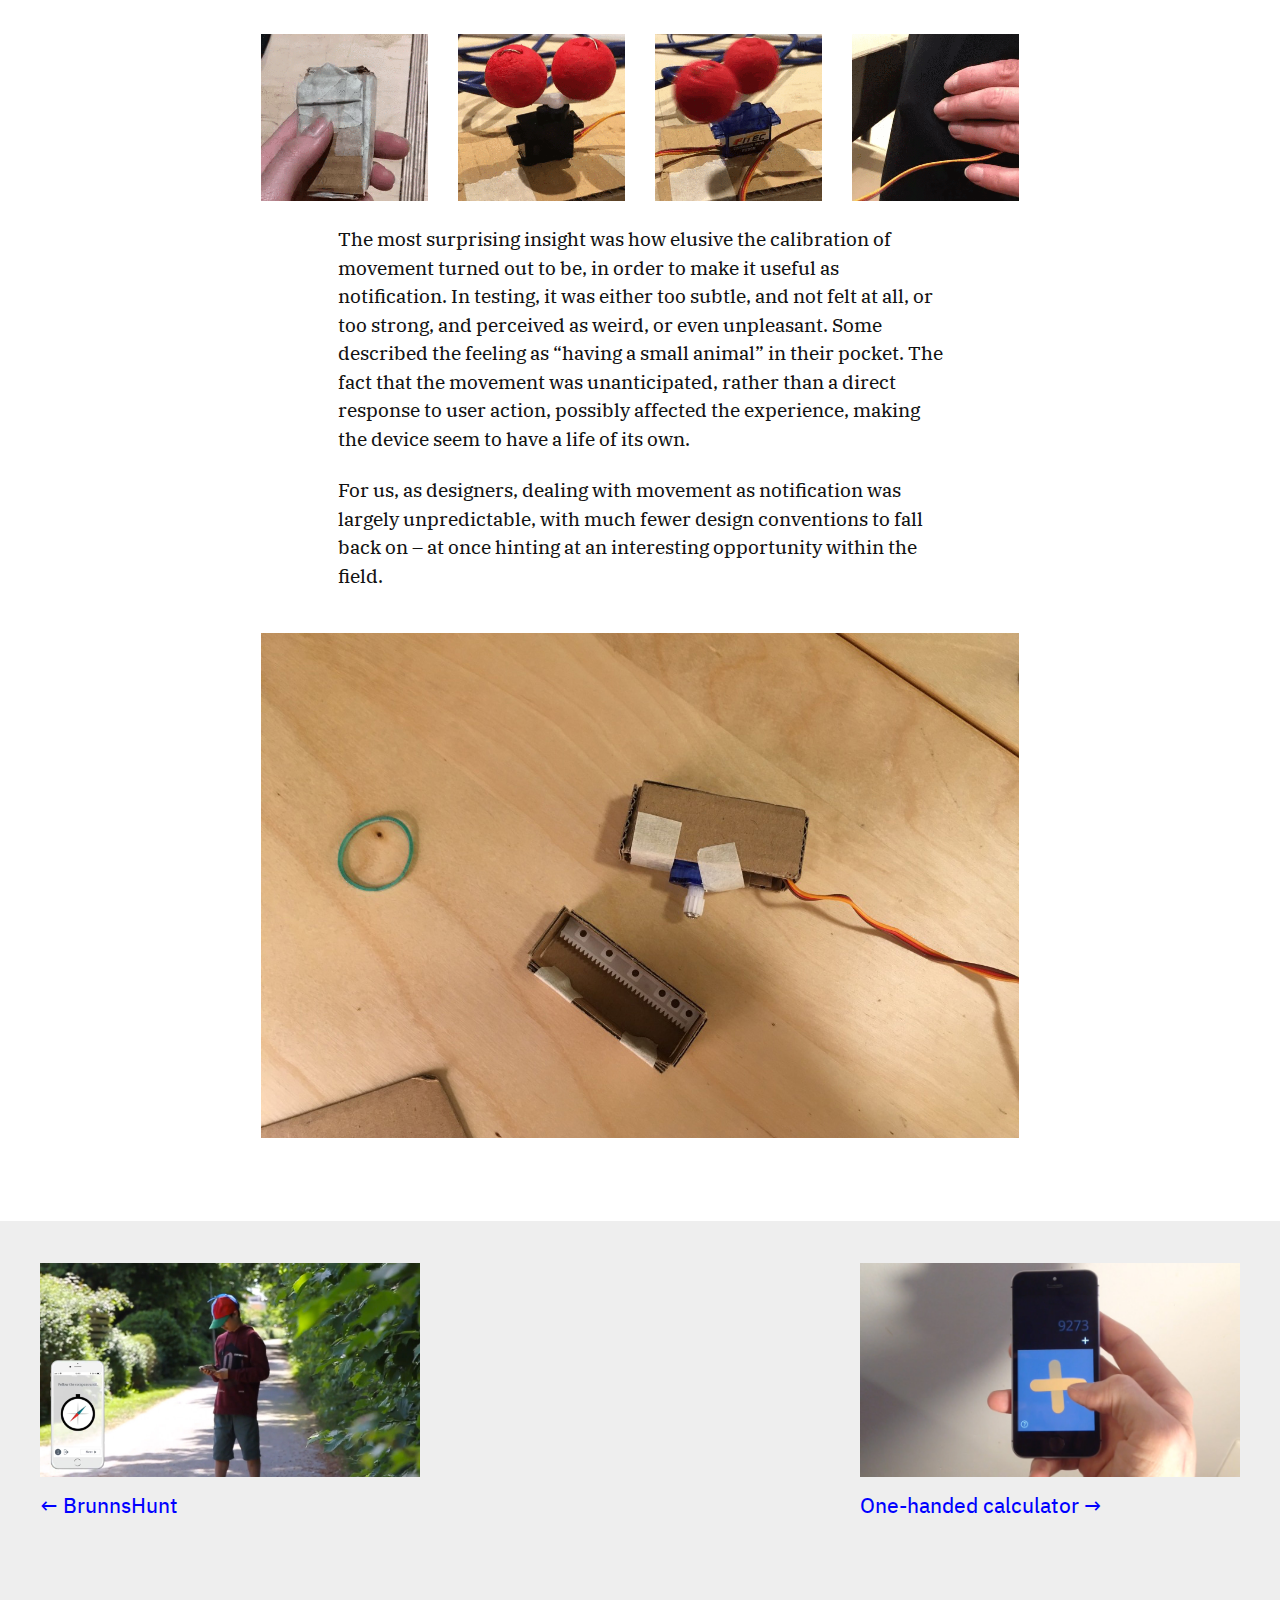
<file: connected-car-key.html>
<!DOCTYPE html>
<html lang="en">

<head>


    <title>Did I lock the car? – Piotr Kruszyński</title>
    <meta charset="utf-8">
    <meta name="viewport" content="width=device-width, initial-scale=1">
  
<link rel="icon" href="icon.svg" type="image/svg+xml">
<link rel="apple-touch-icon" href="apple-touch-icon.png">

    <!-- Bootstrap core CSS -->
    <link rel="stylesheet" href="https://maxcdn.bootstrapcdn.com/bootstrap/3.3.7/css/bootstrap.min.css">

    <!-- Custom styles for this -->
    <link href="boot-over.css" rel="stylesheet">




    <!-- Bootstrap core JavaScript -->
    <script src="https://ajax.googleapis.com/ajax/libs/jquery/3.2.1/jquery.min.js"></script>
    <script src="https://maxcdn.bootstrapcdn.com/bootstrap/3.3.7/js/bootstrap.min.js"></script>
</head>

<body>

    <!-- Navigation -->
    <div class="container-fluid header">
        <div class="col-lg-12 top-menu">
            <a href="index.html" class="name">Piotr Kruszyński</a>
            <div class="top-menu-right">
                <a href="index.html#about" class="top-menu-link" id="ab">About</a>
                <a href="index.html#contact" class="top-menu-link">Contact</a>
            </div>
        </div>
    </div>


    <!-- Page Content -->
    <div class="container-fluid project-page">
        <div class="row">
            <div class="col-lg-12">
                <h5 class="descriptor">Internet of Things</h5>
                <h1 class="single-project main-headline">Did I lock the car?</h1>
                <h2 class="single-project lead">Exploring device movement as notification in the context of a connected
                    car key.
                </h2>
                <div class="row image main">
                    <div class="col-lg-2 col-md-1 hidden-sm hidden-xs"></div>
                    <div class="col-lg-8 col-md-10"><img class="img-responsive" src="images/key_13_02.jpg" alt="">
                    </div>
                    <div class="col-lg-2 col-md-1 hidden-sm hidden-xs"></div>
                </div>
                <div class="info-box">
                    <p class="caption project-info">
                        <span class="title">A project with<br></span> Josefine Hansson, Philip Lehning, Stephanie
                        Neumann, <a href="https://www.linkedin.com/in/thanita-thapphasut-78aab5151/">Thanita Thapphasut</a>
                    </p>
                    <p class="caption project-info">
                        <span class="title">What we did<br></span> problem framing, fieldwork, interaction design, physical
                        prototyping, electronics, programming, user testing
                    </p>
                    <p class="caption project-info">
                        <span class="title">My role <br></span>researcher, interaction designer, physical prototyper, electronics prototyper
                    </p>
                </div>
                <h3 class="single-project subhead">Brief</h3>
                <p class="single-project long-text">How can people
                    become aware of a system’s possibilities or status – within a “heterogeneous, fluid, and often
                    invisible infrastructure”? And how do we express these possibilities without it being “intrusive,
                    annoying or ruining the atmosphere of a setting”?</p>
                <p class="single-project long-text">
                    We were asked to consider an existing or near-future Internet of Things (IoT) scenario, and to
                    explore ways in which the product or environment could let itself be known to us.</p>

                <p class="single-project long-text">Rather than designing the ultimate IoT experience,
                    the point was to generate multiple variations. Additionally, we were to avoid the use of text,
                    symbols, or spoken language.</p>
                <h3 class="single-project subhead">Fieldwork</h3>
                <p class="single-project long-text">Our group decided to look into the opportunities and challenges of
                    smart car keys, finding inspiration in one group member’s story of how his wallet was stolen from
                    his van, which he had forgotten to lock. It happened while he was working as a deliveryman,
                    constantly
                    going in and out of his vehicle, and made him wish that the van would just know when to lock itself.
                </p>

                <p class="single-project long-text">To better understand the behaviors and habits surrounding locking
                    and unlocking the car, we spent time engaging in participant
                    observation, conducting informal interviews with family and friends, and watching people in parking
                    lots.</p>

                    <p class="single-project long-text">From our research, it
                    seemed most people had established ways of making sure they’ve locked the car, and weren’t really
                    bothered afterwards. However, there also seemed to exist a small group of people that wouldn’t stop
                    worrying – and we chose to aim our efforts at them.</p>
                <div class="row image">
                    <div class="col-lg-2 col-md-2"></div>
                    <div class="col-lg-8 col-md-8">
                        <div class="vid">
                        <div class="embed-responsive embed-responsive-16by9"><iframe
                                src="https://www.youtube.com/embed/7C9yRbQ54lA" frameborder="0"
                                allowfullscreen></iframe></div></div>
                                <figcaption class="caption">
                                    Some desk research on existing smart car keys revealed that they all promise to make our lives
                                    easier. Learning to operate the device shown in the video, though, relies heavily on memory, without
                                    much “knowledge in the world”. If you need to consult a manual to use the key, perhaps there is room
                                    for improvement?
                                </figcaption>
                    </div>
                    <div class="col-lg-2 col-md-2"></div>
                </div>
                
                <h3 class="single-project subhead">Prototyping</h3>
                <p class="single-project long-text">
                    Initially, our thoughts had revolved around the broad context of a connected car key,
                    along with its practical, social, and environmental aspects. Should my key notify
                    me that another family member just unlocked the car? Could the car key somehow reflect current
                    traffic conditions? A key that won’t open the car, telling me to go by bicycle instead?
                </p>
                <p class="single-project long-text">
                    Eventually, as the scope narrowed, the project turned into a kind of study of what different forms
                    of
                    device notification could feel like.</p>

                    <p class="single-project long-text">We were curious if it would be possible to mimic the feeling of
                    reassurance you might get from patting down your pocket to check if you have your phone, wallet, or
                    keys with you. What if you could know if you’ve <i>locked</i> the car, just by touching the key in your
                    pocket? Or – if the car would lock itself – could the key shift in shape or tactile sensation to
                    indicate
                    the change?</p>

                <div class="row image">
                    <div class="col-lg-1"></div>
                    <div class="col-lg-5 col-md-6 col-sm-6"><img class="img-responsive" src="images/key-sketch-01.jpg"
                            alt="">
                    </div>
                    <div class="col-lg-5 col-md-6 col-sm-6"><img class="img-responsive" src="images/key-sketch-02.jpg"
                            alt="">
                    </div>
                    <div class="col-lg-1"></div>
                </div>

                <div class="row image">
                    <div class="col-lg-4 col-md-4 col-sm-6"><img class="img-responsive" src="images/key-sketch-03.jpg"
                            alt="">
                    </div>
                    <div class="col-lg-4 col-md-4 col-sm-6"><img class="img-responsive" src="images/key-sketch-04.jpg"
                            alt="">
                    </div>
                    <div class="col-lg-4 col-md-4 col-sm-6"><img class="img-responsive" src="images/key-sketch-05.jpg"
                            alt=""></div>
                    <div class="col-lg-4 col-md-4 col-sm-6"><img class="img-responsive" src="images/key-sketch-06.jpg"
                            alt=""></div>
                </div>
                <p class="single-project long-text">An iterative process followed, with several rounds of sketching with
                    electronics and code, developing
                    quick
                    prototypes, testing with users, and discussing the results.</p>

                    <p class="single-project long-text">Although we briefly explored sound and
                    light as
                    cues, most of the experiments dealt with device shape and device movement (linear, rotational, and
                    vibrational). By asking people – mainly
                    university students – to put the
                    prototype in their pocket, we could observe their reactions, and talk to them about the experience.
                </p>

                <div class="row image">
                    <div class="col-lg-4 col-md-4 col-sm-3"></div>
                    <div class="col-lg-4 col-md-4 col-sm-6"><img class="img-responsive" src="images/key_04.jpg" alt="">
                    </div>
                    <div class="col-lg-4 col-md-4 col-sm-3"></div>
                </div>

                <div class="row image">
                    <div class="col-lg-2"></div>
                    <div class="col-lg-2 col-md-3 col-sm-3 col-xs-6"><img class="img-responsive" src="images/key_07.gif"
                            alt="">
                    </div>
                    <div class="col-lg-2 col-md-3 col-sm-3 col-xs-6"><img class="img-responsive" src="images/key_08.gif"
                            alt="">
                    </div>
                    <div class="col-lg-2 col-md-3 col-sm-3 col-xs-6"><img class="img-responsive" src="images/key_09.gif"
                            alt="">
                    </div>
                    <div class="col-lg-2 col-md-3 col-sm-3 col-xs-6"><img class="img-responsive" src="images/key_10.gif"
                            alt="">
                    </div>
                    <div class="col-lg-2"></div>
                </div>

                <div class="row image">
                    <div class="col-lg-2"></div>
                    <div class="col-lg-2 col-md-3 col-sm-3 col-xs-6"><img class="img-responsive" src="images/key_11.gif"
                            alt="">
                    </div>
                    <div class="col-lg-2 col-md-3 col-sm-3 col-xs-6"><img class="img-responsive" src="images/key_15.gif"
                            alt="">
                    </div>
                    <div class="col-lg-2 col-md-3 col-sm-3 col-xs-6"><img class="img-responsive" src="images/key_14.gif"
                            alt="">
                    </div>
                    <div class="col-lg-2 col-md-3 col-sm-3 col-xs-6"><img class="img-responsive" src="images/key_16.gif"
                            alt="">
                    </div>
                    <div class="col-lg-2"></div>
                </div>


                <p class="single-project long-text">
                    The most surprising insight was how elusive the calibration of movement turned out to be, in order to make it
                    useful as notification. In testing, it was either too subtle, and not felt at all, or too strong,
                    and perceived as weird, or even unpleasant. Some described the feeling as “having a small animal” in
                    their pocket. The fact that the movement was unanticipated, rather than a direct response to
                    user action, possibly affected the experience, making the device seem to have a life of its own.</p>

                    <p class="single-project long-text">For
                    us,
                    as
                    designers, dealing with movement as notification was largely unpredictable,
                    with much fewer
                    design conventions to fall back on – at once hinting at an interesting opportunity
                    within the field.</p>
           

                <div class="row image">
                    <div class="col-lg-2 col-md-1 hidden-sm hidden-xs"></div>
                    <div class="col-lg-8 col-md-10"><img class="img-responsive" src="images/key_12_02.jpg" alt="">
                    </div>
                    <div class="col-lg-2 col-md-1 hidden-sm hidden-xs"></div>



                </div>
                
            </div>
        </div>
    </div>




    <!-- Footer -->
    <footer>
        <div class="container-fluid bottom">
            <div class="row">
                <div class="col-lg-4 col-md-4 col-sm-6 col-xs-6">


                    <a href="brunnshunt.html">
                        <img class="img-responsive" src="images/brunnshunt-01.jpg" alt="">
                    </a>
                    <a href="brunnshunt.html" class="left">← BrunnsHunt</a></div>
                <div class="col-lg-4 col-md-4 hidden-sm hidden-xs"></div>
                <div class="col-lg-4 col-md-4 col-sm-6 col-xs-6">
                    <a href="one-handed-calculator.html">
                        <img class="img-responsive" src="images/calculator-01.jpg" alt="">
                    </a>
                    <a href="one-handed-calculator.html">One-handed calculator →</a>
                </div>
            </div>
        </div>
    </footer>

</body>

</html>
</file>
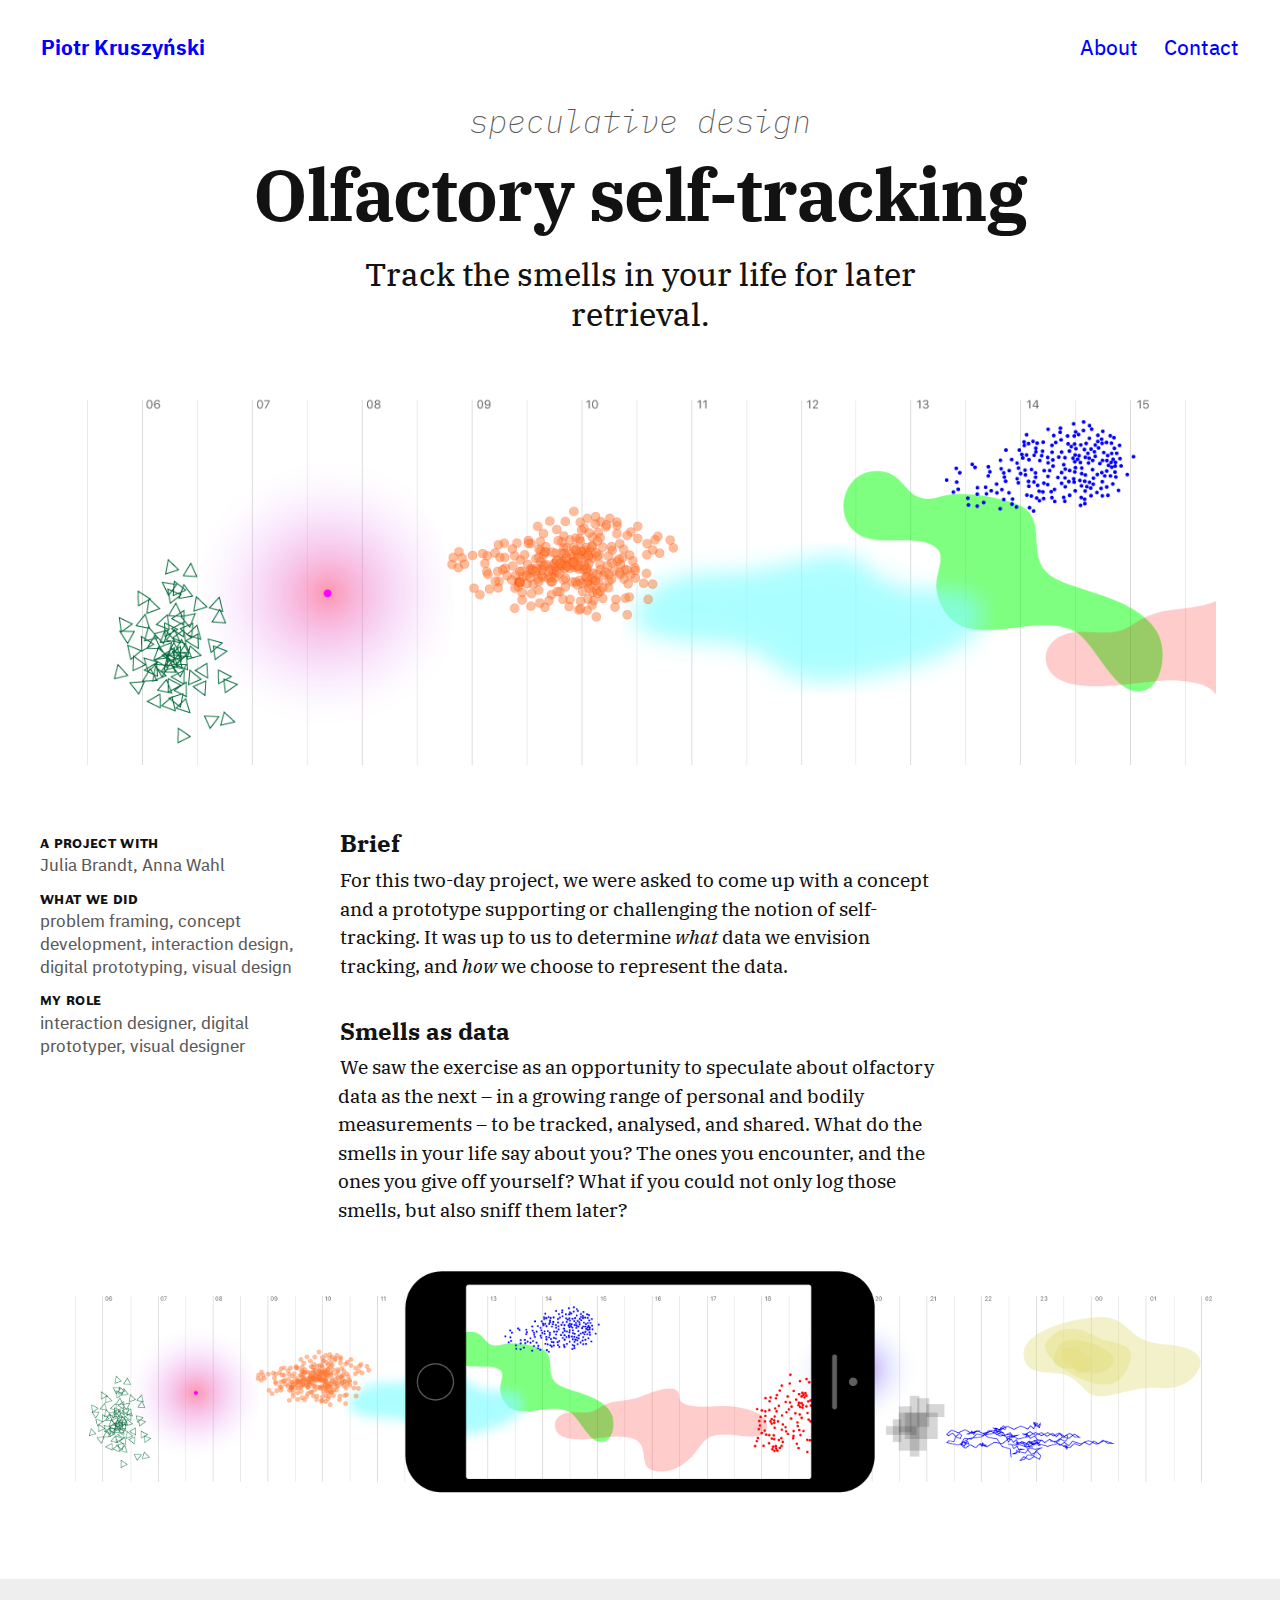
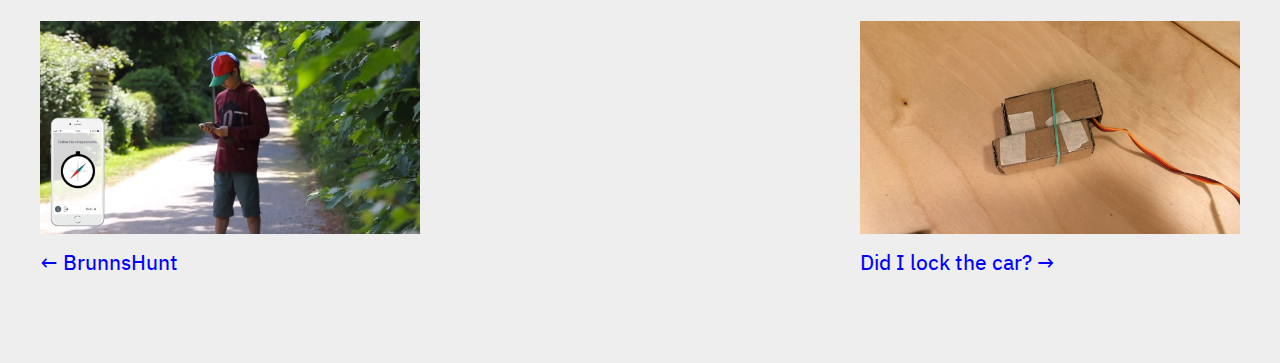
<file: olfactory-self-tracking.html>
<!DOCTYPE html>
<html lang="en">

<head>


    <title>Olfactory self-tracking – Piotr Kruszyński</title>
    <meta charset="utf-8">
    <meta name="viewport" content="width=device-width, initial-scale=1">
    
<link rel="icon" href="icon.svg" type="image/svg+xml">
<link rel="apple-touch-icon" href="apple-touch-icon.png">

    <!-- Bootstrap core CSS -->
    <link rel="stylesheet" href="https://maxcdn.bootstrapcdn.com/bootstrap/3.3.7/css/bootstrap.min.css">

    <!-- Custom styles for this -->
    <link href="boot-over.css" rel="stylesheet">



    <!-- Bootstrap core JavaScript -->
    <script src="https://ajax.googleapis.com/ajax/libs/jquery/3.2.1/jquery.min.js"></script>
    <script src="https://maxcdn.bootstrapcdn.com/bootstrap/3.3.7/js/bootstrap.min.js"></script>
</head>

<body>

    <!-- Navigation -->
    <div class="container-fluid header">
        <div class="col-lg-12 top-menu">
            <a href="index.html" class="name">Piotr Kruszyński</a>
            <div class="top-menu-right">
                <a href="index.html#about" class="top-menu-link" id="ab">About</a>
                <a href="index.html#contact" class="top-menu-link">Contact</a>
            </div>
        </div>
    </div>



    <!-- Page Content -->
    <div class="container-fluid project-page">
        <div class="row">
            <div class="col-lg-12">

                <h5 class="descriptor">Speculative design</h5>
                <h1 class="single-project main-headline">Olfactory self-tracking</h1>
                <h2 class="single-project lead">Track the smells in your life for later retrieval.
                </h2>
                <div class="row image main">

                    <div class="col-lg-12"><img class="img-responsive" src="images/smell-vis-05.png" alt="">
                    </div>

                </div>
                <div class="info-box">

                    <p class="caption project-info">
                        <span class="title">A project with<br></span> Julia Brandt, Anna Wahl
                    </p>
                    <p class="caption project-info">
                        <span class="title">What we did<br></span> problem framing, concept development, interaction design, digital
                        prototyping, visual design
                    </p>
                    <p class="caption project-info">
                        <span class="title">My role <br></span>interaction designer, digital prototyper, visual designer
                        </p>
                </div>
                <h3 class="single-project subhead">Brief</h3>

                <p class="single-project long-text">For this two-day project, we were asked to come up with a concept
                    and a prototype supporting or challenging the notion of self-tracking. It was up to us to determine
                    <i>what</i> data we envision tracking, and <i>how</i> we choose to represent the data.
                </p>
                <h3 class="single-project subhead">Smells as data</h3>

                <p class="single-project long-text">We saw the exercise as an opportunity to speculate about olfactory
                    data as the next – in a growing range of personal and bodily measurements – to be tracked,
                    analysed, and shared. What do the smells in your life say about you? The ones you
                    encounter, and the ones you give off yourself? What if you could not only log those smells, but
                    also sniff them later?</p>
                    <div class="row image">
                        <div class="col-lg-12"><img class="img-responsive" src="images/smell-vis-06.png" alt="">
                        </div>
                    </div>

                
            </div>
        </div>
    </div>


    <!-- Footer -->
    <footer>
        <div class="container-fluid bottom">
            <div class="row">
                <div class="col-lg-4 col-md-4 col-sm-6 col-xs-6">


                    <a href="brunnshunt.html">
                        <img class="img-responsive" src="images/brunnshunt-01.jpg" alt="">
                    </a>
                    <a href="brunnshunt.html" class="left">← BrunnsHunt</a></div>
                <div class="col-lg-4 col-md-4 hidden-sm hidden-xs"></div>
                <div class="col-lg-4 col-md-4 col-sm-6 col-xs-6 bottom-menu-right">
                    <a href="connected-car-key.html">
                        <img class="img-responsive" src="images/key_13_16x9.jpg" alt="">
                    </a>
                    <a href="connected-car-key.html">Did I lock the car? →</a>
                </div>
            </div>
        </div>
    </footer>
</body>

</html>
</file>
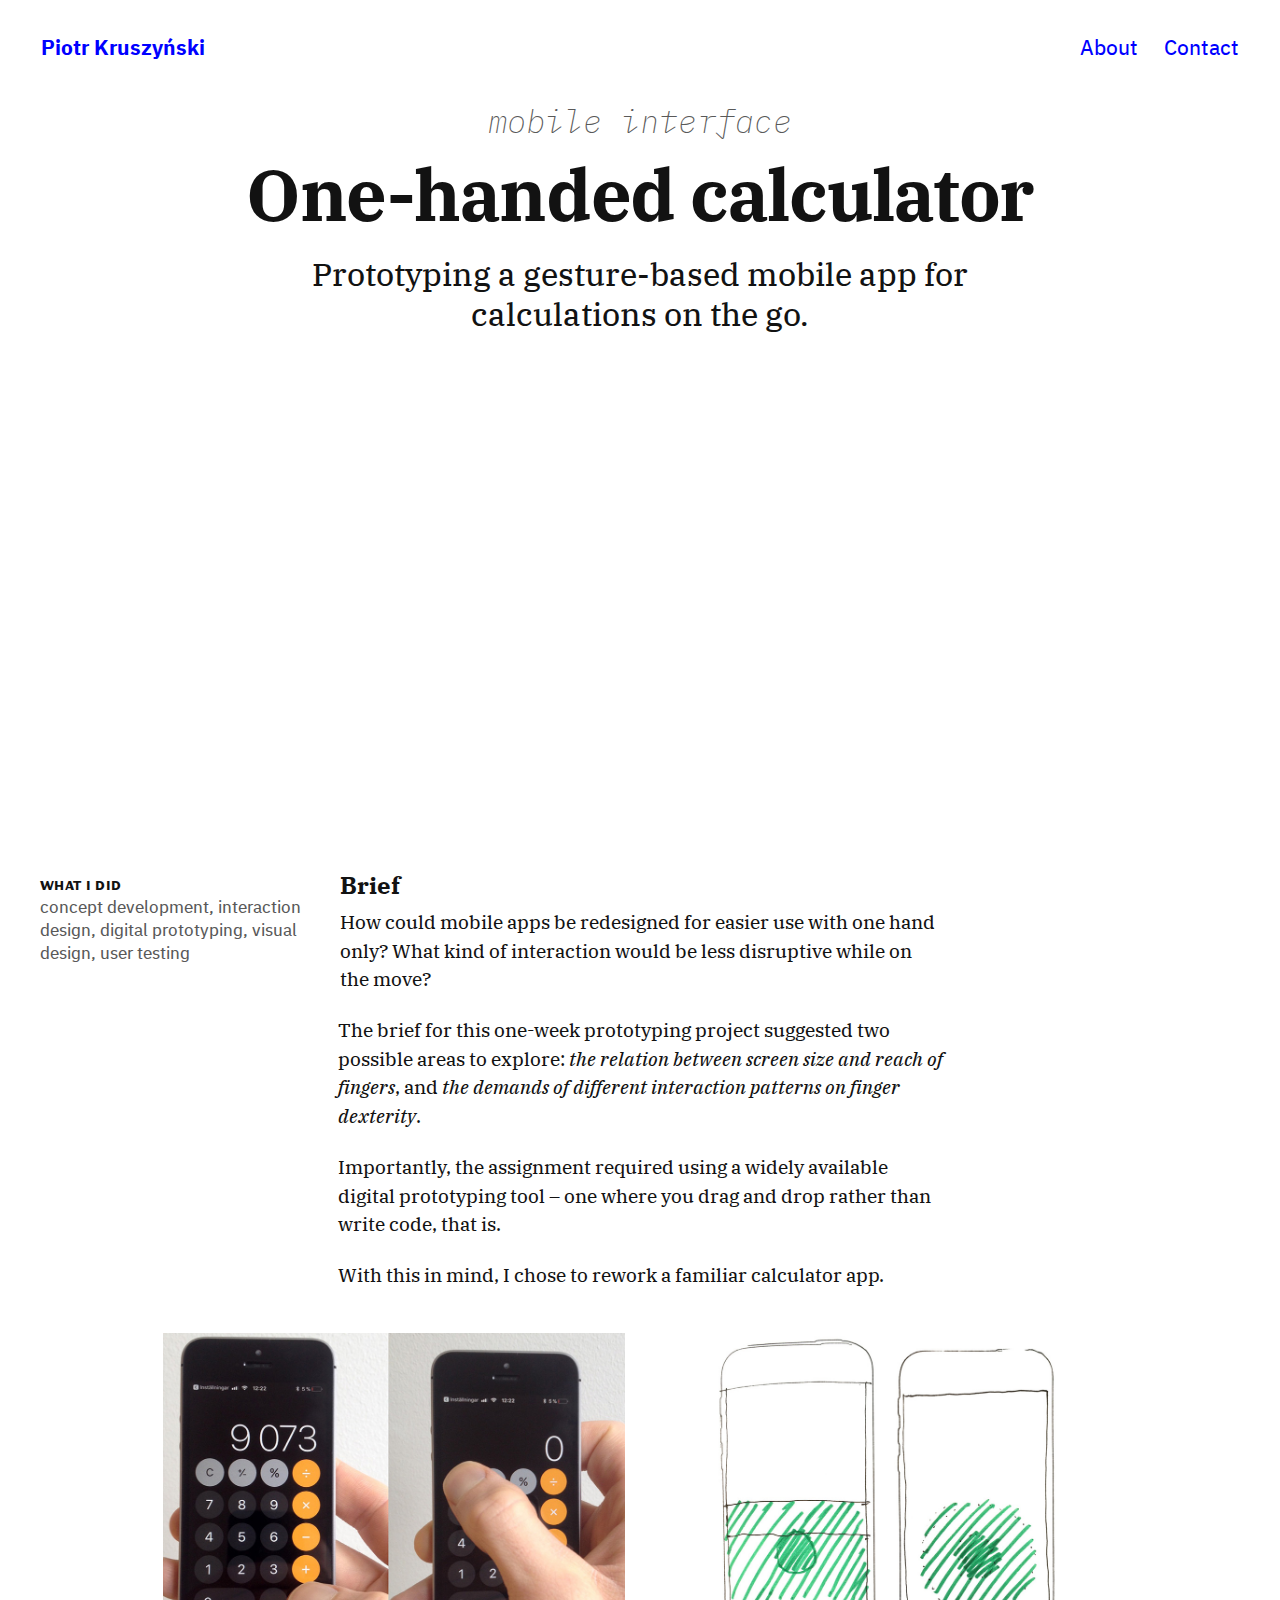
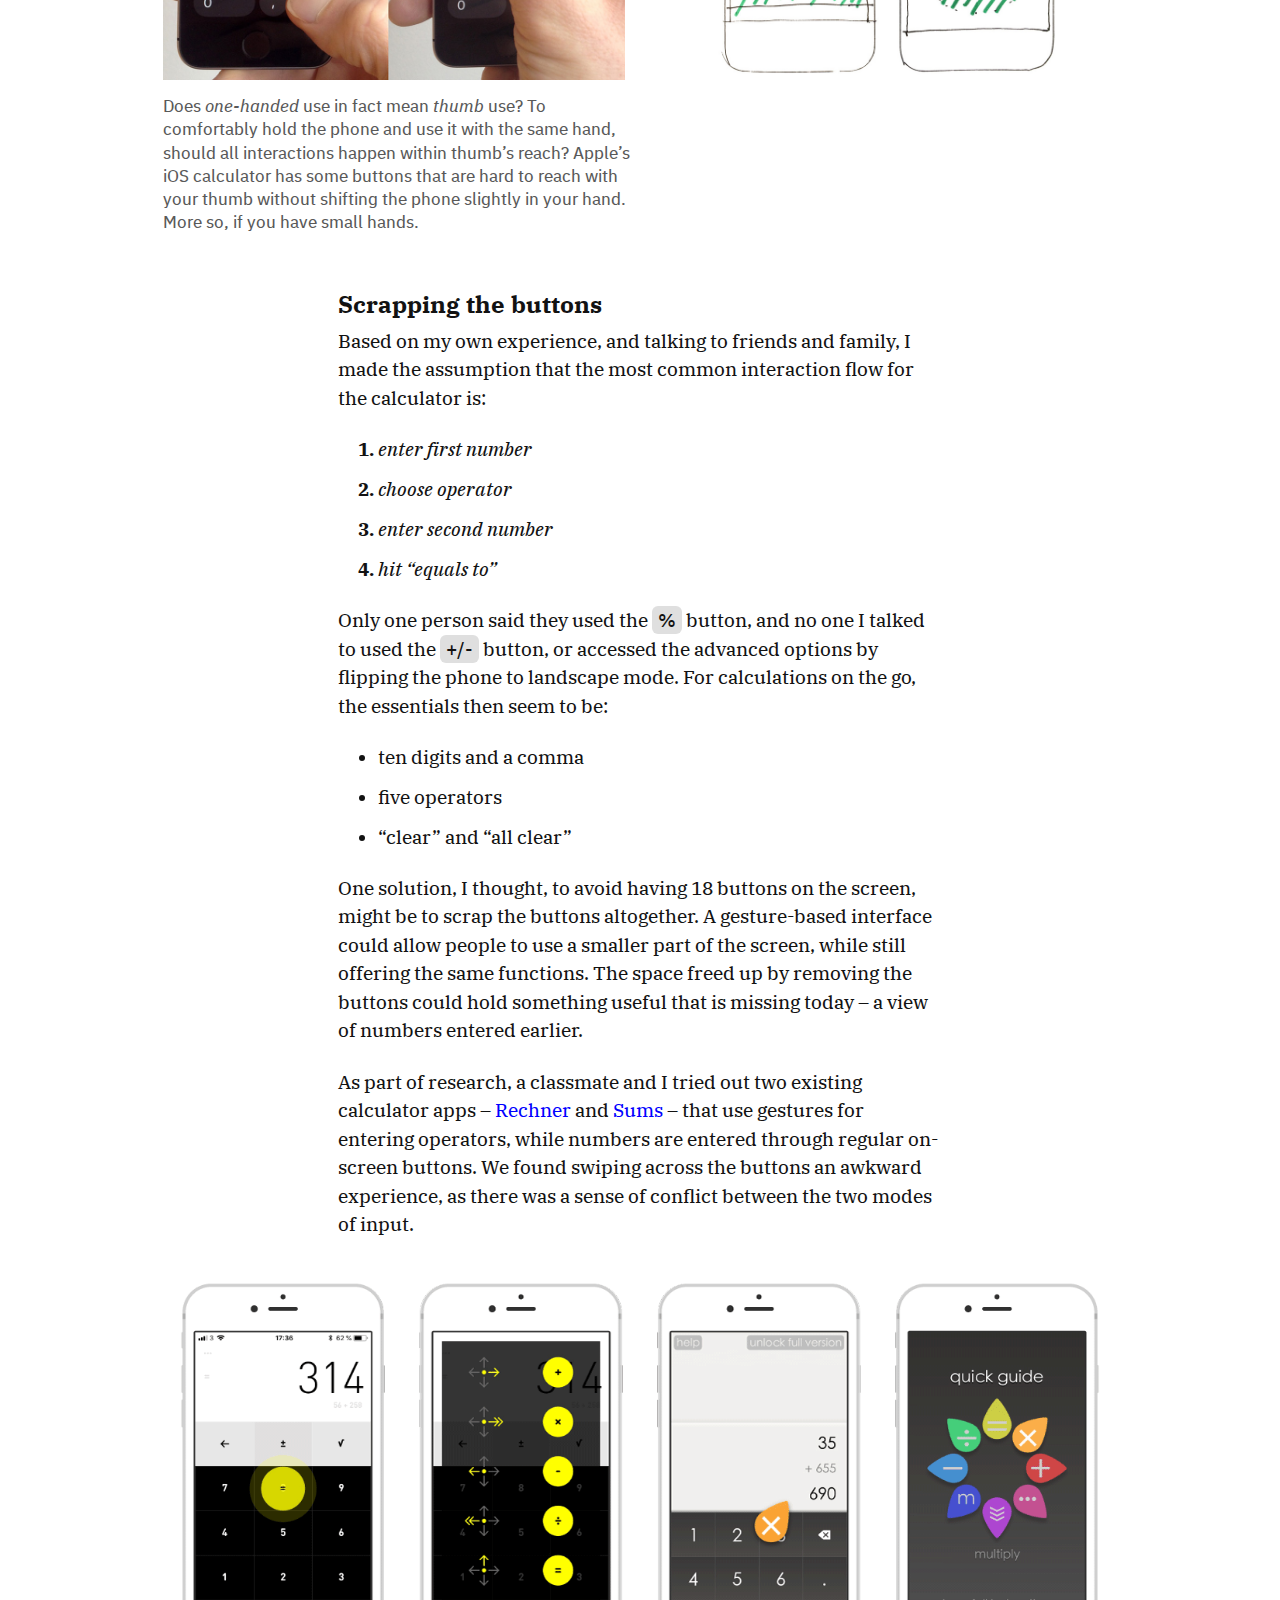
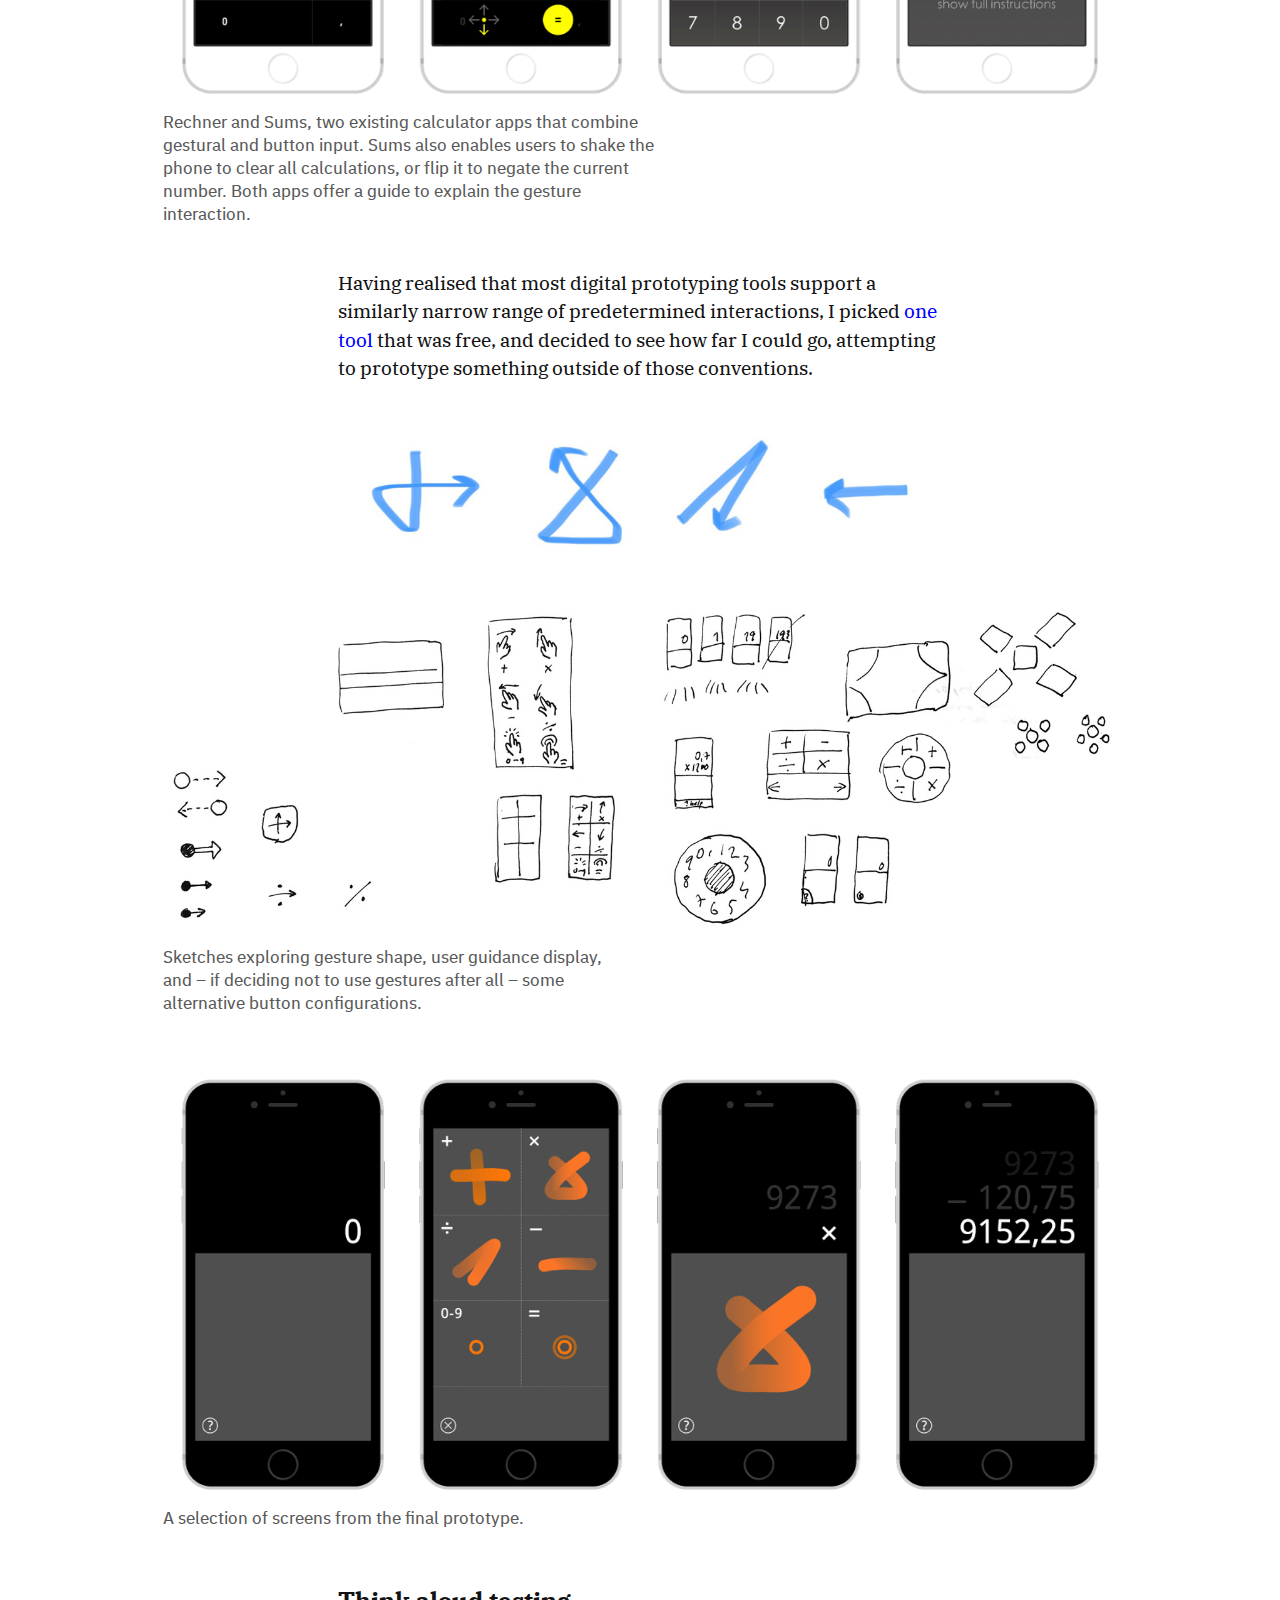
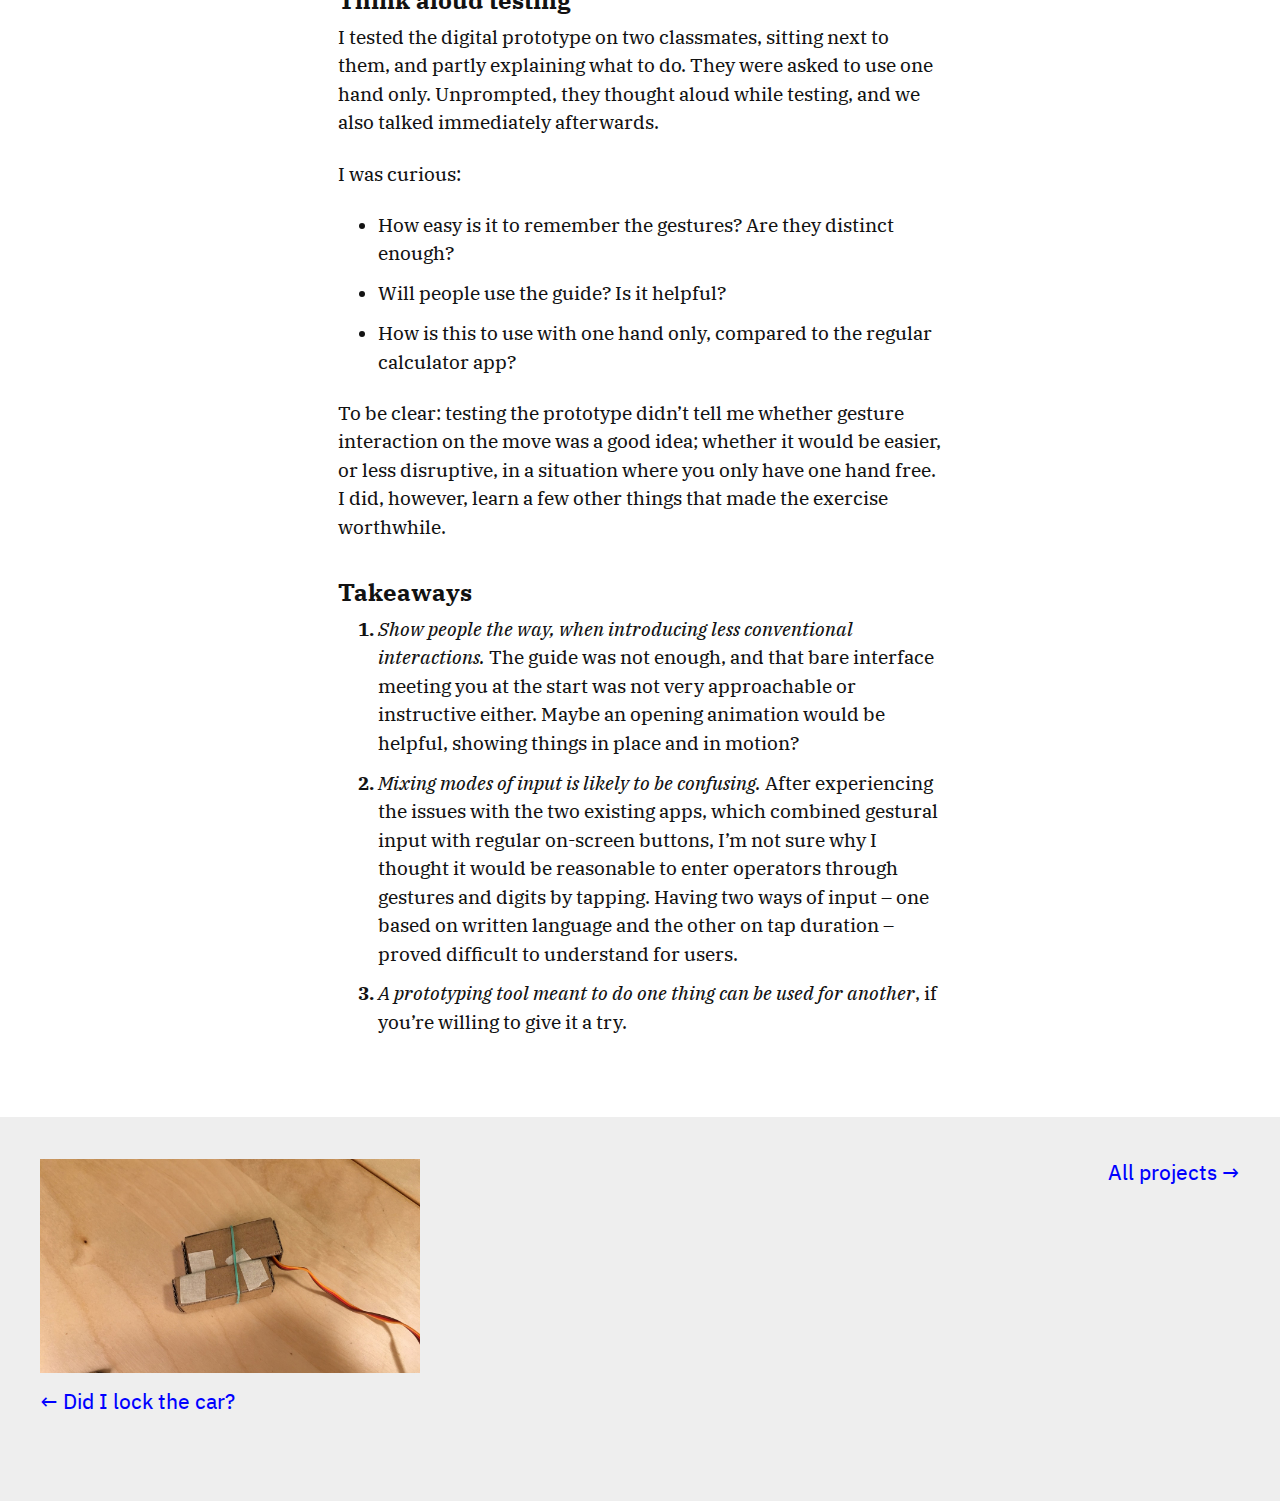
<file: one-handed-calculator.html>
<!DOCTYPE html>
<html lang="en">

<head>


    <title>One-handed calculator – Piotr Kruszyński</title>
    <meta charset="utf-8">
    <meta name="viewport" content="width=device-width, initial-scale=1">
    
<link rel="icon" href="icon.svg" type="image/svg+xml">
<link rel="apple-touch-icon" href="apple-touch-icon.png">



    <!-- Bootstrap core CSS -->
    <link rel="stylesheet" href="https://maxcdn.bootstrapcdn.com/bootstrap/3.3.7/css/bootstrap.min.css">

    <!-- Custom styles for this -->
    <link href="boot-over.css" rel="stylesheet">




    <!-- Bootstrap core JavaScript -->
    <script src="https://ajax.googleapis.com/ajax/libs/jquery/3.2.1/jquery.min.js"></script>
    <script src="https://maxcdn.bootstrapcdn.com/bootstrap/3.3.7/js/bootstrap.min.js"></script>
</head>

<body>

    <!-- Navigation -->
    <div class="container-fluid header">
        <div class="col-lg-12 top-menu">
            <a href="index.html" class="name">Piotr Kruszyński</a>
            <div class="top-menu-right">
                <a href="index.html#about" class="top-menu-link" id="ab">About</a>
                <a href="index.html#contact" class="top-menu-link">Contact</a>
            </div>
        </div>
    </div>

    <!-- Page Content -->
    <div class="container-fluid project-page">
        <div class="row">
            <div class="col-lg-12">
                <h5 class="descriptor">Mobile interface</h5>
                <h1 class="single-project main-headline">One-handed calculator</h1>
                <h2 class="single-project lead">Prototyping a gesture-based mobile app for calculations on the go.
                </h2>
                <div class="row image main">
                    <div class="col-lg-2 col-md-1"></div>
                    <div class="col-lg-8 col-md-10 vid">
                        <div style="padding:56.25% 0 0 0;position:relative;"><iframe
                                src="https://player.vimeo.com/video/393451614"
                                style="position:absolute;top:0;left:0;width:100%;height:100%;" frameborder="0"
                                allow="autoplay; fullscreen" allowfullscreen></iframe></div>
                        <script src="https://player.vimeo.com/api/player.js"></script>
                    </div>

                    <div class="col-lg-2 col-md-1"></div>

                </div>
                <div class="info-box">
                    <p class="caption project-info">
                        <span class="title">What I did<br></span> concept development, interaction design, digital prototyping, visual
                        design, user testing
                    </p>
                </div>
                <h3 class="single-project subhead">Brief</h3>
                <p class="single-project long-text">How could mobile apps be redesigned for easier use with one hand
                    only? What kind of interaction would be
                    less disruptive while on the move?</p>
                <p class="single-project long-text">The brief for this one-week prototyping project suggested two
                    possible areas to
                    explore:
                    <i>the relation between screen size and reach of fingers</i>, and
                    <i>the demands of different interaction patterns on finger dexterity</i>.
                </p>
                <p class="single-project long-text">
                    Importantly, the assignment required using a widely available digital prototyping tool – one where
                    you drag and drop rather than write code, that is.</p>
                <p class="single-project long-text">
                    With this in mind, I chose
                    to rework a familiar calculator app.</p>

                <div class="row image">
                    <div class="col-lg-1"></div>
                    <div class="col-lg-10">
                        <div class="row no-padding">
                            <div class="col-lg-6 col-md-6 col-sm-6">
                                <img class="img-responsive" src="images/ios-calculator-03.jpg" alt="">
                            </div>
                            <div class="col-lg-6 col-md-6 col-sm-6">
                                <img class="img-responsive" src="images/thumb_reach_01.jpg" alt="">
                            </div>

                            <figcaption class="caption multiple-images">Does
                                <i>one-handed</i> use in fact mean
                                <i>thumb</i> use? To comfortably hold the phone and use it with the same hand, should
                                all
                                interactions happen
                                within thumb’s reach? Apple’s iOS calculator has some buttons that are hard to reach
                                with your thumb
                                without shifting the phone slightly in your hand. More so, if you have small hands.
                            </figcaption>
                        </div>
                    </div>
                    <div class="col-lg-1"></div>
                </div>

                <h3 class="single-project subhead">Scrapping the buttons</h3>

                <p class="single-project long-text">
                    Based on my own experience, and talking to friends and family, I made the assumption that the most
                    common interaction flow for the calculator is:

                </p>
                <ol>
                    <li><i>enter first number</i></li>
                    <li><i>choose operator</i></li>
                    <li><i>enter second number</i></li>
                    <li><i>hit “equals to”</i></li>
                </ol>
                <p class="single-project long-text">
                    Only one person said they used the <span class="calc-button">%</span> button, and no one I talked to
                    used the <span class="calc-button">+/-</span> button, or accessed the advanced options by flipping
                    the phone to landscape mode. For calculations on the go, the essentials then seem to be:
                </p>

                <ul>
                    <li>ten digits and a comma</li>
                    <li>five operators</li>
                    <li>“clear” and “all clear”</li>
                </ul>
                <p class="single-project long-text">
                    One solution, I thought, to avoid having 18 buttons on the screen, might be to scrap the buttons
                    altogether. A gesture-based interface could allow people to use a smaller part of the screen, while
                    still offering the same functions. The space freed up by removing the buttons could hold something
                    useful that is missing today – a view of numbers entered earlier.

                </p>
                <p class="single-project long-text">
                    As part of research, a classmate and I tried out two existing calculator apps – <a
                        href="https://apps.apple.com/us/app/rechner-calculator/id508837827">Rechner</a>
                    and <a href="https://apps.apple.com/us/app/sums-gesture-controlled-calculator/id562219615">Sums</a>
                    – that use gestures for entering operators,
                    while numbers are entered through regular on-screen buttons. We found swiping across the buttons an
                    awkward
                    experience, as there was a sense of conflict between the two modes of input.</p>
                <div class="row image">
                    <div class="col-lg-1 col-md-1"></div>
                    <div class="col-lg-10 col-md-10">
                        <img class="img-responsive" src="images/rechner-sums.png" alt="">

                        <figcaption class="caption">Rechner and Sums, two existing calculator apps that combine gestural
                            and button
                            input. Sums also enables users to shake the phone to
                            clear all calculations, or flip it to negate the current number. Both apps offer a
                            guide to explain the gesture interaction.
                        </figcaption>
                    </div>
                    <div class="col-lg-1 col-md-1"></div>
                </div>


                <p class=" single-project long-text">
                    Having
                    realised that most digital prototyping tools support a similarly narrow range of predetermined
                    interactions, I picked <a href="https://marvelapp.com/">one tool</a> that was free, and decided to
                    see how far
                    I could
                    go, attempting to prototype something outside of those conventions.
                </p>
                <div class="row image">
                    <div class="col-lg-3 col-md-3 col-sm-2"></div>
                    <div class="col-lg-6 col-md-6 col-sm-8">
                        <img class="img-responsive" src="images/gestures_02.jpg" alt="">
                    </div>
                    <div class="col-lg-3 col-md-3 col-sm-2"></div>
                </div>
                <div class="row image">
                    <div class="col-lg-1 col-md-1 hidden-sm hidden-xs"></div>

                    <div class="col-lg-10 col-md-10">
                        <div class="row no-padding">
                            <div class="col-lg-6 col-md-6 col-sm-6">
                                <img class="img-responsive" src="images/calculator_sketch_03.jpg" alt="">
                            </div>
                            <div class="col-lg-6 col-md-6 col-sm-6">
                                <img class="img-responsive" src="images/calculator_sketch_04.jpg" alt="">
                            </div>
                            <figcaption class="caption multiple-images">Sketches exploring gesture shape, user guidance
                                display, and – if deciding not to use
                                gestures after all – some alternative button configurations.</figcaption>
                        </div>
                    </div>
                    <div class="col-lg-1 col-md-1 hidden-sm hidden-xs"></div>
                </div>



                <div class="row image">
                    <div class="col-lg-1 col-md-1"></div>
                    <div class="col-lg-10 col-md-10">
                        <img class="img-responsive" src="images/calculator-prototype-01.png" alt="">
                        <figcaption class="caption">A selection of screens from the final prototype.</figcaption>
                    </div>

                    <div class="col-lg-1 col-md-1"></div>
                </div>

                <h3 class=" single-project subhead">Think aloud testing</h3>
                <p class="single-project long-text">I tested the digital prototype on two classmates, sitting
                    next
                    to them, and partly explaining
                    what to do. They were asked to use one hand only. Unprompted, they thought aloud while testing, and
                    we also talked immediately afterwards.</p>
                <p class="single-project long-text">I was curious:
                </p>

                <ul>
                    <li>How easy is it to remember the gestures? Are they distinct enough?</li>
                    <li>Will people use the guide? Is it helpful?
                    </li>
                    <li>How is this to use with one hand only, compared to the regular calculator app?
                    </li>
                </ul>
                <p class="single-project long-text">
                    To be clear: testing the prototype didn’t tell me whether gesture interaction on the move was a good
                    idea; whether it would be easier, or less disruptive, in a situation where you only have one hand
                    free. I did, however, learn a few other things that made the exercise worthwhile.</p>
                <h3 class="single-project subhead">Takeaways</h3>

                <ol>
                    <li><i>Show people the way, when
                            introducing less conventional interactions.</i> The guide was not enough, and that bare
                        interface meeting you at the start was not very approachable or instructive either. Maybe an
                        opening
                        animation would be helpful, showing things in place and in motion?</li>
                    <li>
                        <i>Mixing modes of input is likely to be confusing.</i> After experiencing the issues with the
                        two
                        existing apps, which combined gestural input with regular on-screen buttons, I’m not sure why I
                        thought it would be reasonable to enter operators through gestures and digits by tapping. Having
                        two
                        ways of input – one based on written language and the other on tap duration – proved difficult
                        to
                        understand for users.
                    </li>
                    <li>
                        <i>A prototyping tool meant to do one thing can be used for another</i>, if you’re willing
                        to give it a try.
                    </li>
                </ol>

            </div>
        </div>

    </div>


    <!-- Footer -->
    <footer>
        <div class="container-fluid bottom">
            <div class="row">


                <div class="col-lg-4 col-md-4 col-sm-6 col-xs-6">
                    <a href="connected-car-key.html">
                        <img class="img-responsive" src="images/key_13_16x9.jpg" alt="">
                    </a>
                    <a href="connected-car-key.html">← Did I lock the car?</a>
                </div>
                <div class="col-lg-4 col-md-4 hidden-sm hidden-xs"></div>
                <div class="col-lg-4 col-md-4 col-sm-6 col-xs-6 bottom-menu-right no-image">


                   
                    <a
                        href="index.html#projects">All projects →</a>
                </div>
                
            </div>
        </div>
    </footer>

</body>

</html>
</file>
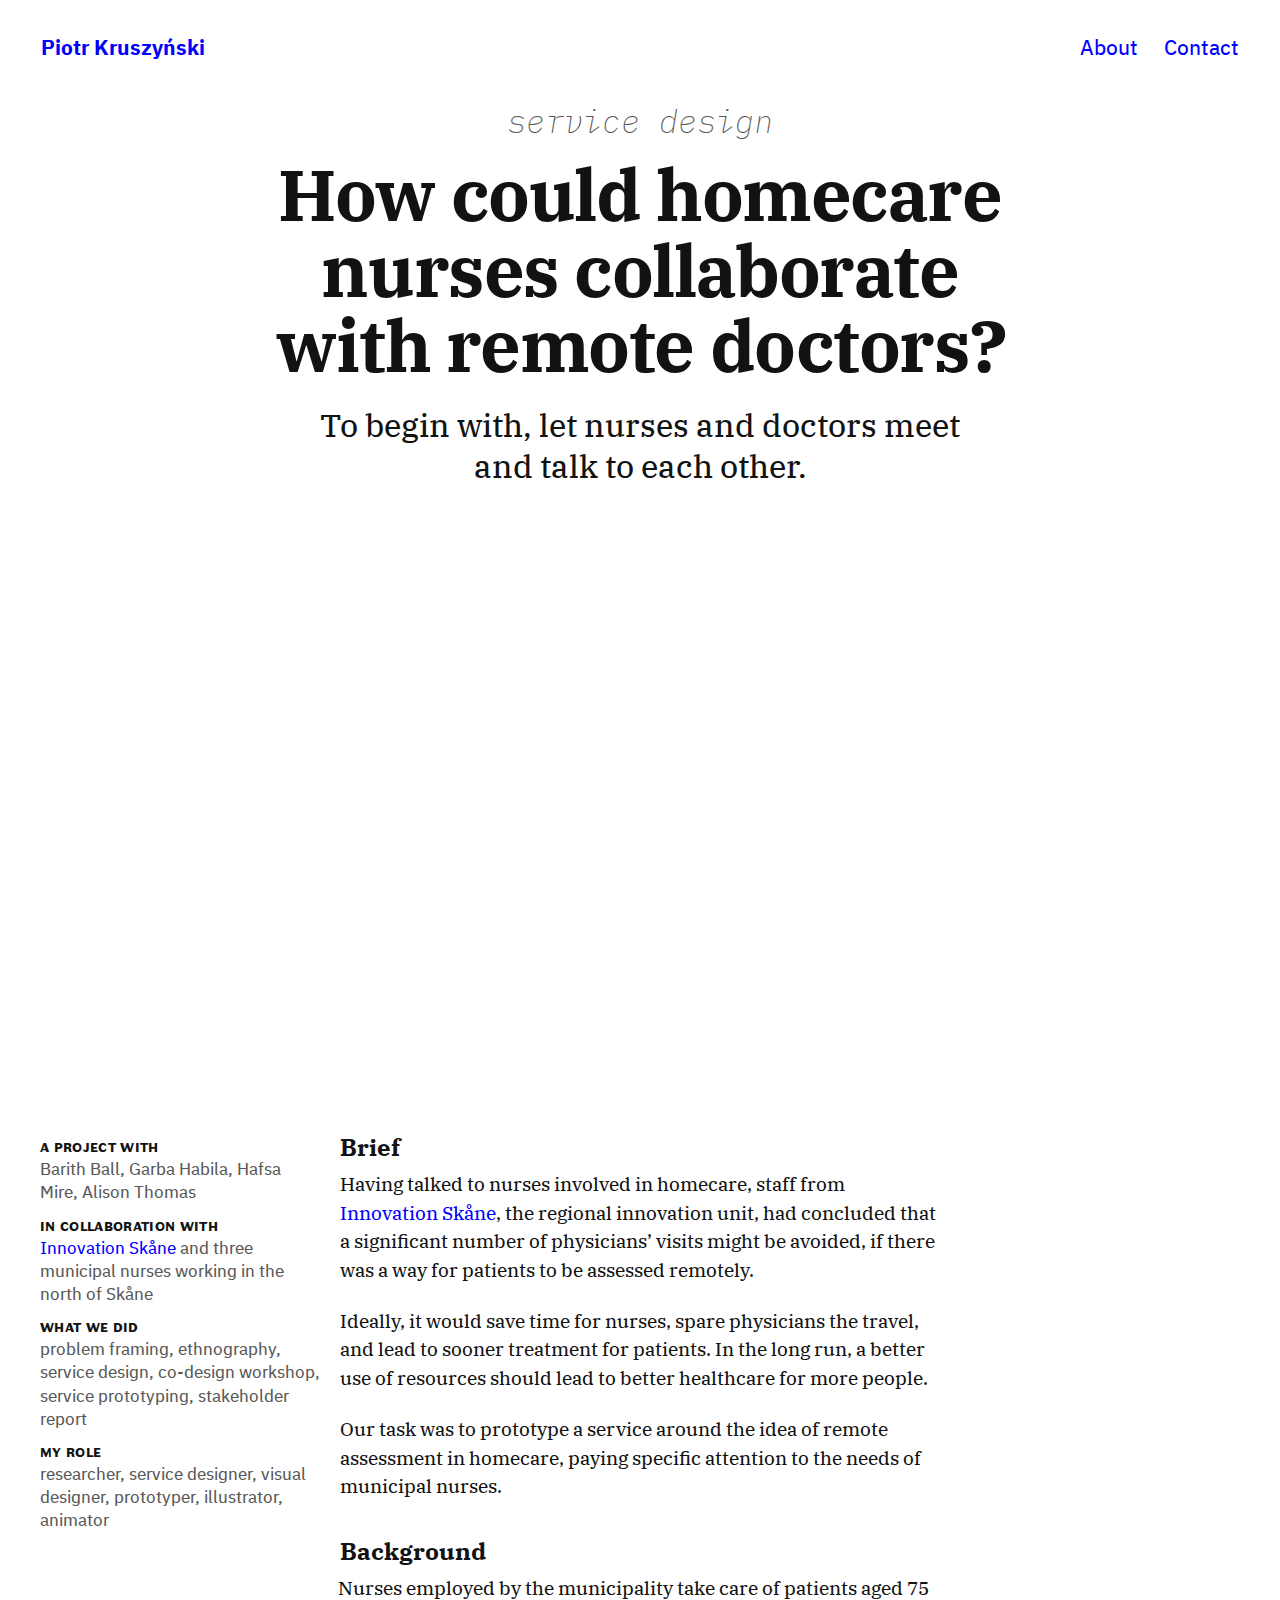
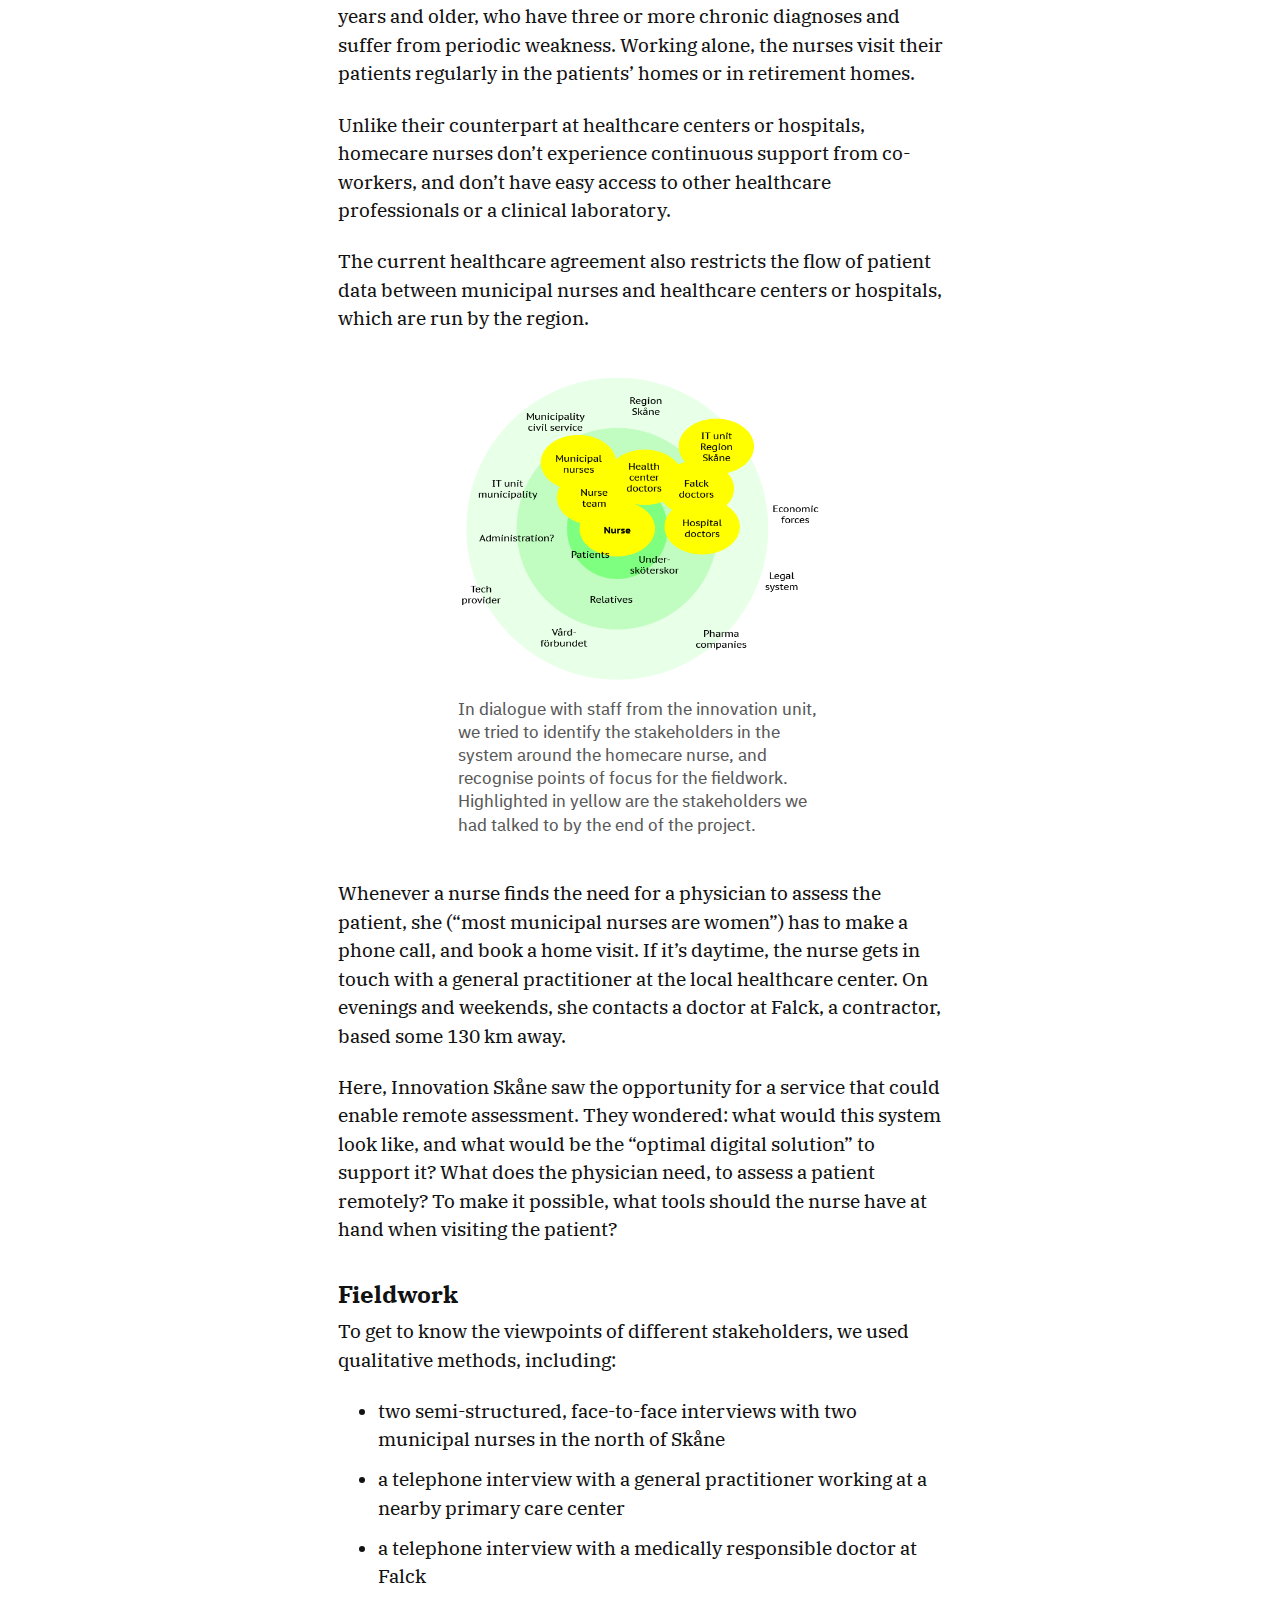
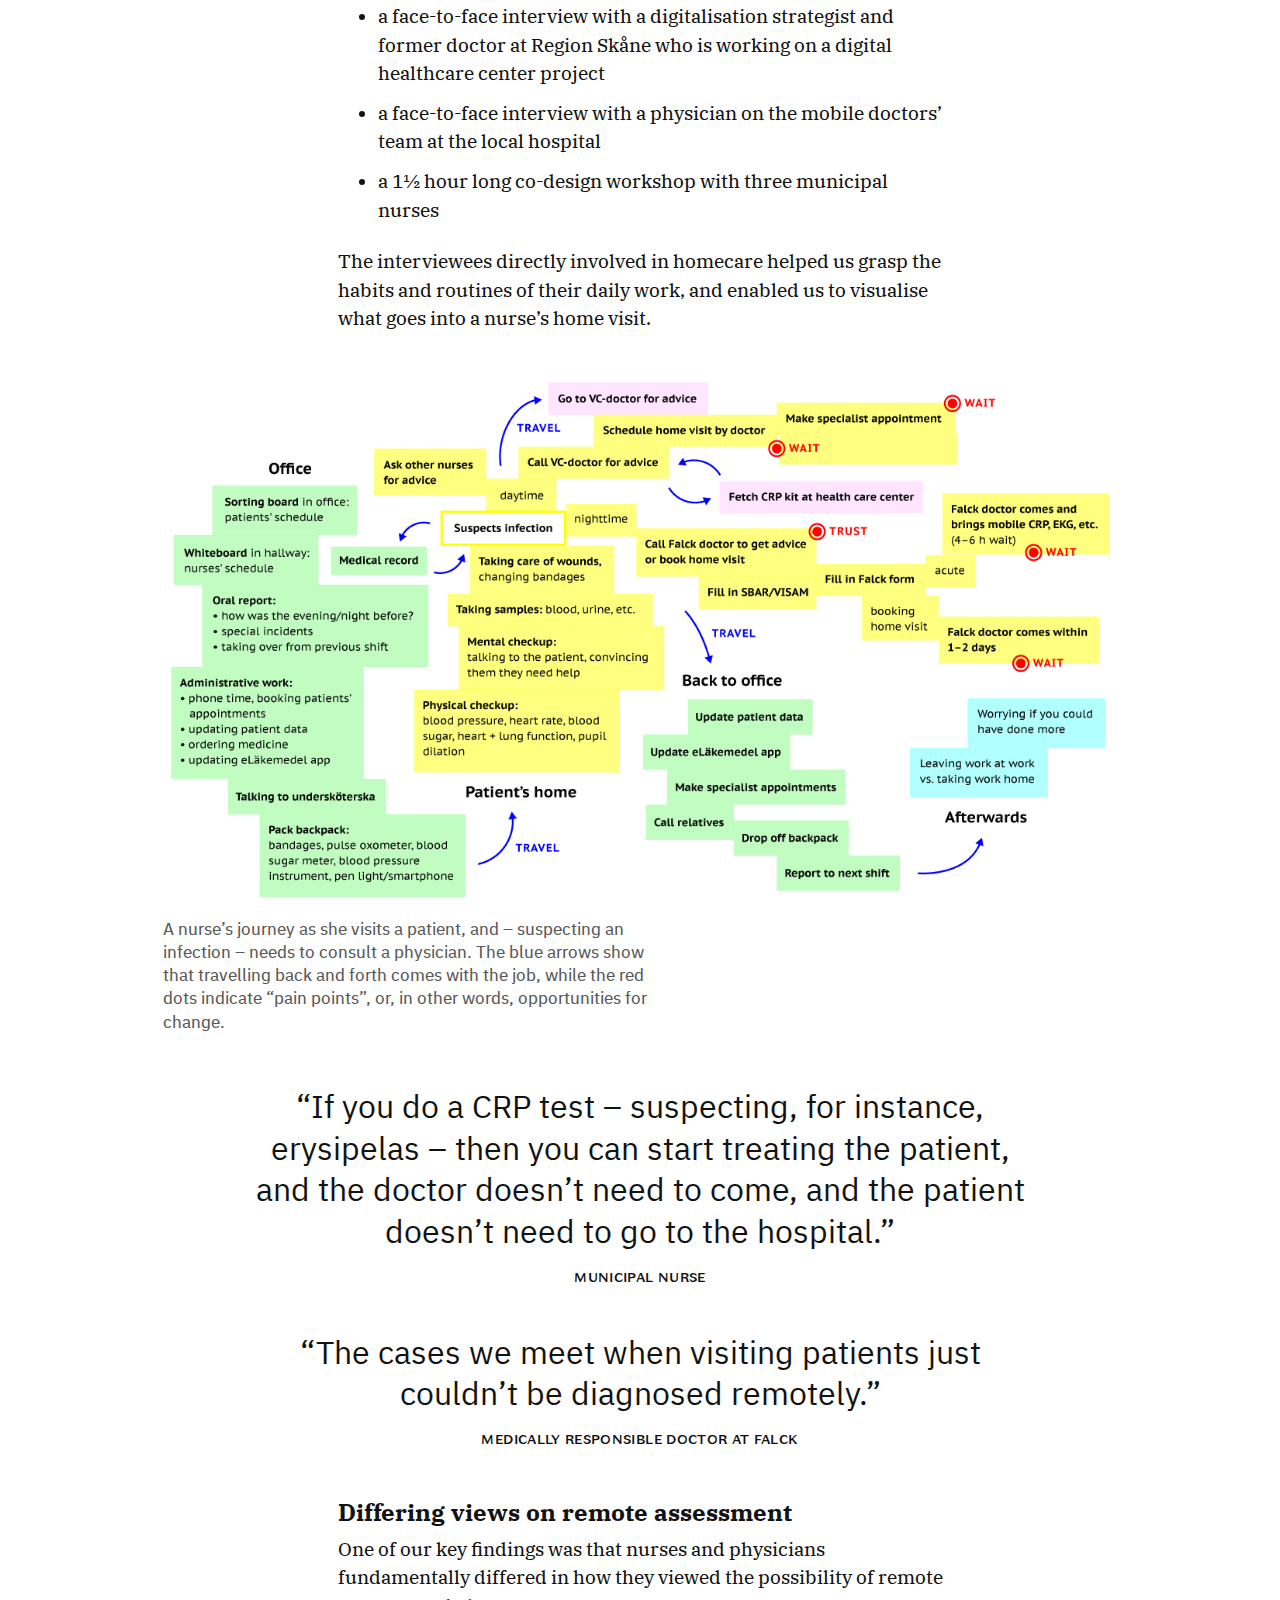
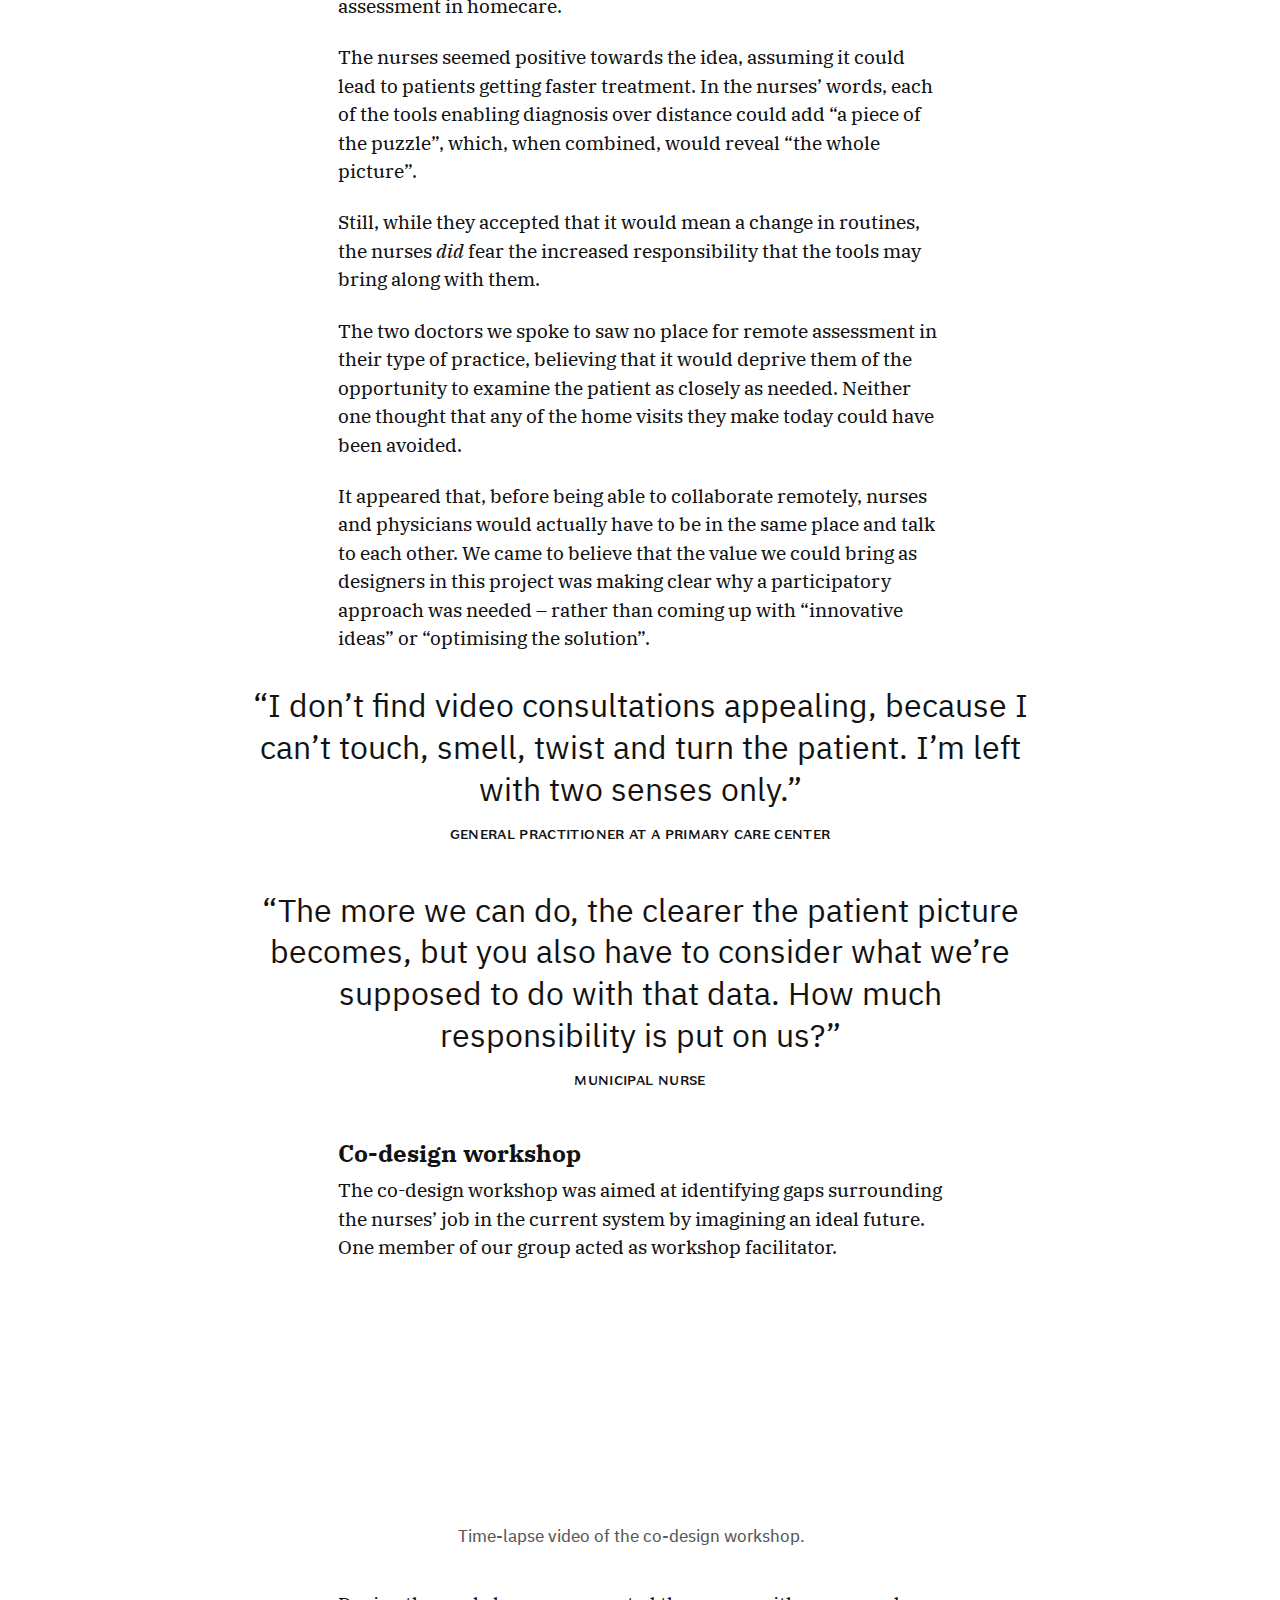
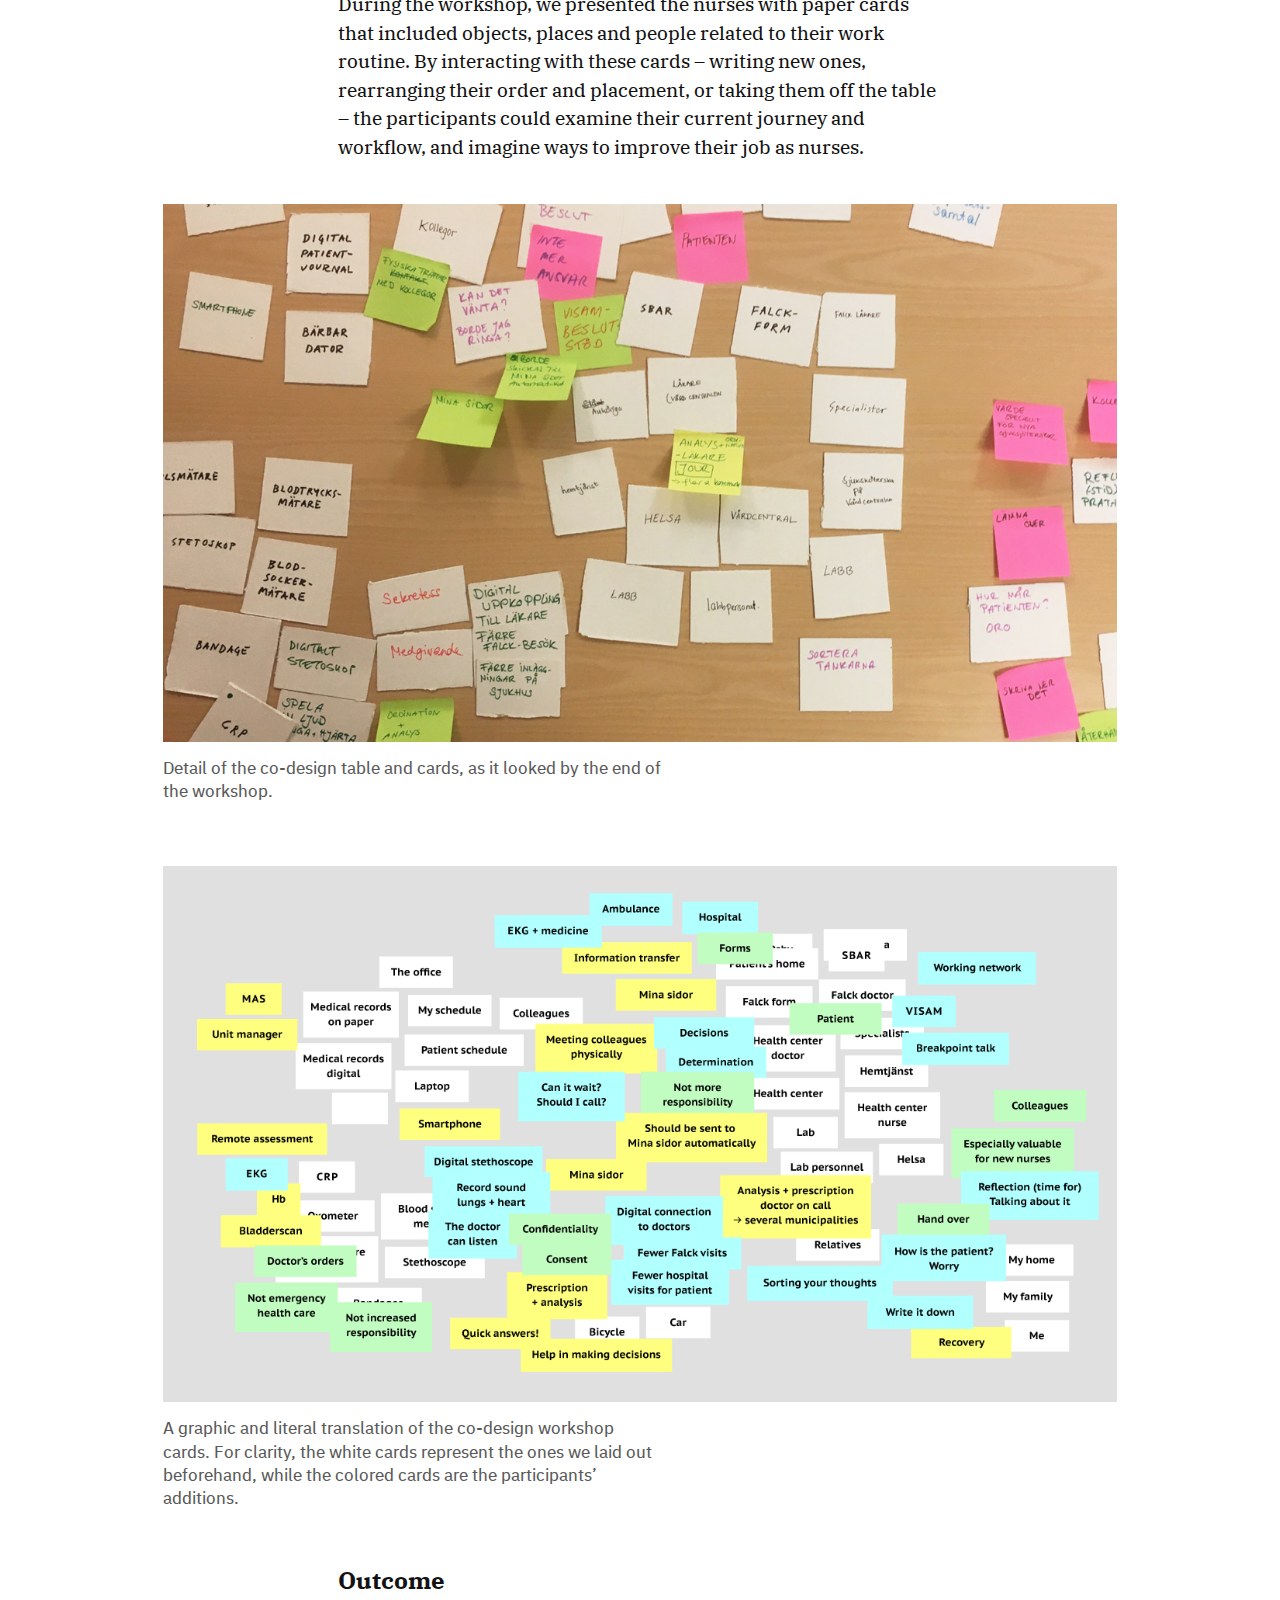
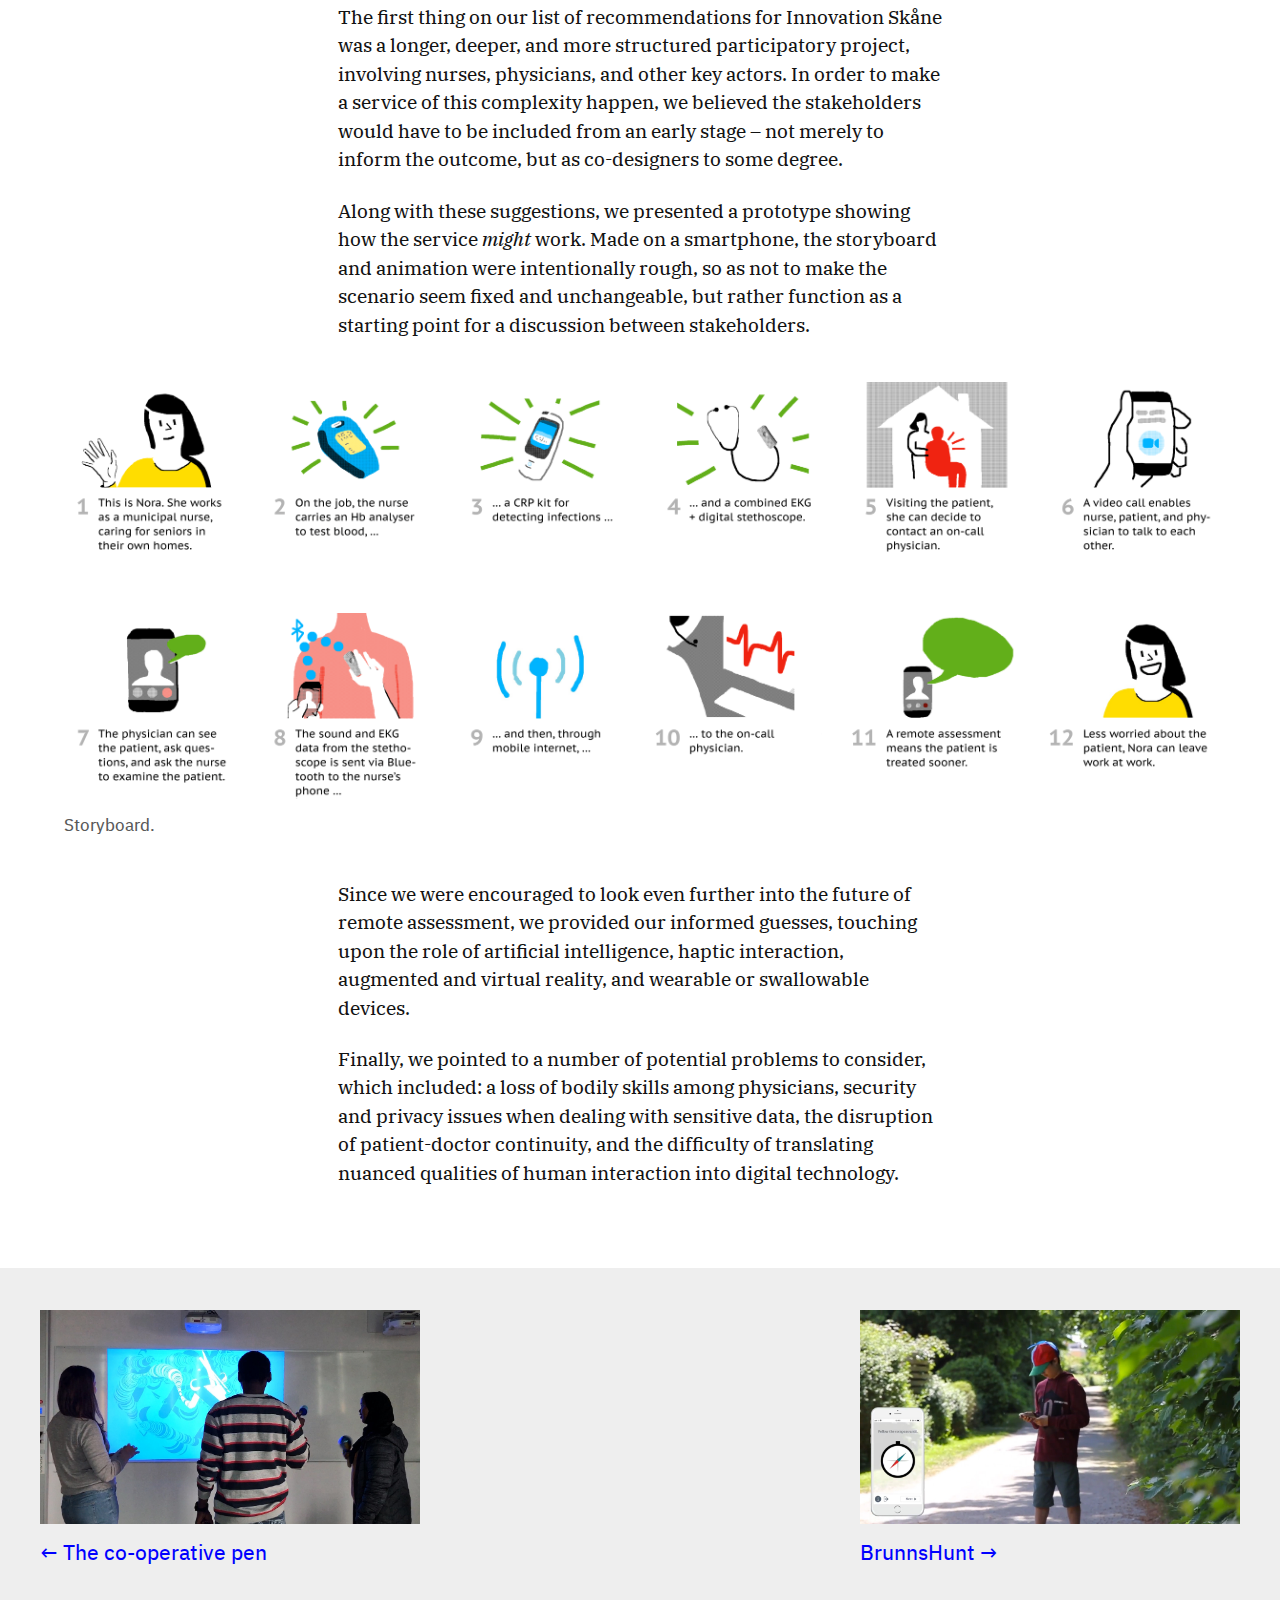
<file: remote-assessment-in-homecare.html>
<!DOCTYPE html>
<html lang="en">

<head>


    <title>How could homecare
        nurses collaborate with remote doctors? – Piotr Kruszyński</title>
    <meta charset="utf-8">
    <meta name="viewport" content="width=device-width, initial-scale=1">

    <link rel="icon" href="icon.svg" type="image/svg+xml">
    <link rel="apple-touch-icon" href="apple-touch-icon.png">

    <!-- Bootstrap core CSS -->
    <link rel="stylesheet" href="https://maxcdn.bootstrapcdn.com/bootstrap/3.3.7/css/bootstrap.min.css">


    <!-- Custom styles for this -->
    <link href="boot-over.css" rel="stylesheet">



    <!-- Bootstrap core JavaScript -->
    <script src="https://ajax.googleapis.com/ajax/libs/jquery/3.2.1/jquery.min.js"></script>
    <script src="https://maxcdn.bootstrapcdn.com/bootstrap/3.3.7/js/bootstrap.min.js"></script>
</head>

<body>

    <!-- Navigation -->
    <div class="container-fluid header">
        <div class="col-lg-12 top-menu">
            <a href="index.html" class="name">Piotr Kruszyński</a>
            <div class="top-menu-right">
                <a href="index.html#about" class="top-menu-link" id="ab">About</a>
                <a href="index.html#contact" class="top-menu-link">Contact</a>
            </div>
        </div>
    </div>


    <!-- Page Content -->
    <div class="container-fluid project-page">
        <div class="row">
            <div class="col-lg-12">

                <h5 class="descriptor">Service design</h5>
                <h1 class="single-project main-headline">How could homecare
                    nurses collaborate with remote doctors?</h1>
                <h2 class="single-project lead">To begin with, let
                    nurses and doctors meet and talk to each other.
                </h2>

                <div class="row image main">
                    <div class="col-lg-1 col-md-1"></div>
                    <div class="col-lg-10 col-md-10 vid">
                        <div style="padding:56.25% 0 0 0;position:relative;"><iframe
                                src="https://player.vimeo.com/video/368502495"
                                style="position:absolute;top:0;left:0;width:100%;height:100%;" frameborder="0"
                                allow="autoplay; fullscreen" allowfullscreen></iframe></div>
                        <script src="https://player.vimeo.com/api/player.js"></script>
                    </div>

                    <div class="col-lg-1 col-md-1"></div>

                </div>
                <div class="info-box">
                    <p class="caption project-info">
                        <span class="title">A project with <br></span>Barith Ball, Garba Habila, Hafsa Mire, Alison
                        Thomas
                    </p>
                    <p class="caption project-info">
                        <span class="title">In collaboration with<br></span><a
                            href="http://www.innovationskane.com/">Innovation Skåne</a> and three municipal
                        nurses working in the north of Skåne
                    </p>
                    <p class="caption project-info">
                        <span class="title">What we did <br></span>problem framing, ethnography, service design,
                        co-design workshop, service prototyping, stakeholder report
                    </p>
                    <p class="caption project-info">
                        <span class="title">My role <br></span>researcher, service designer, visual designer,
                        prototyper, illustrator, animator
                    </p>
                </div>
                <h3 class="single-project subhead">Brief</h3>
                <p class="single-project long-text">Having talked to nurses involved in homecare,
                    staff from <a href="http://www.innovationskane.com/">Innovation Skåne</a>, the
                    regional innovation unit, had concluded that a significant number of physicians’ visits might be
                    avoided, if
                    there was a way for patients to be
                    assessed remotely.</p>

                <p class="single-project long-text">Ideally, it would save time for nurses, spare physicians the travel,
                    and lead to
                    sooner treatment for patients. In the long run, a better use of resources should lead to better
                    healthcare for more people.</p>
                <p class="single-project long-text">Our task was to prototype a service around the idea of remote
                    assessment in homecare, paying specific attention to the needs of municipal nurses.</p>

                <h3 class="single-project subhead">Background</h3>

                <p class="single-project long-text">Nurses employed by the municipality take care of patients
                    aged 75 years and older, who have three or more chronic diagnoses and suffer from periodic weakness.
                    Working
                    alone, the nurses visit their patients regularly in the patients’ homes or in retirement homes.
                </p>

                <p class="single-project long-text">Unlike their counterpart at healthcare centers or hospitals,
                    homecare nurses don’t experience
                    continuous support from co-workers, and don’t have easy access to other healthcare professionals or
                    a clinical laboratory.</p>

                <p class="single-project long-text">The current healthcare agreement also restricts the flow of patient
                    data between municipal nurses
                    and healthcare centers or hospitals, which are run by the region.</p>
                <div class="row image">
                    <div class="col-lg-4 col-md-3 col-sm-2"></div>
                    <div class="col-lg-4 col-md-6 col-sm-8"><img class="img-responsive"
                            src="images/stakeholder_map_01.png" alt="">
                        <figcaption class="caption">
                            In dialogue with staff from the innovation unit, we tried to identify the stakeholders in
                            the system
                            around the homecare nurse, and recognise points of focus for the fieldwork. Highlighted in
                            yellow are the stakeholders we had talked to by the end of the project.
                        </figcaption>
                    </div>

                    <div class="col-lg-4 col-md-3 col-sm-2"></div>
                </div>

                <p class="single-project long-text">Whenever a nurse finds the need for a physician to assess the
                    patient, she (“most municipal nurses are women”) has to make a phone call, and
                    book a home
                    visit. If it’s daytime, the nurse gets in touch with a general practitioner at the local healthcare
                    center. On evenings and weekends, she contacts a doctor at Falck, a contractor, based some
                    130&nbsp;km
                    away.</p>

                <p class="single-project long-text">
                    Here, Innovation Skåne saw the opportunity for a service that could enable remote
                    assessment. They wondered: what would this system look like, and what would be the “optimal digital
                    solution” to support it? What does the physician need, to assess a patient remotely? To make it
                    possible, what tools should the nurse have at hand when visiting the patient?</p>

                <h3 class="single-project subhead">Fieldwork</h3>

                <p class="single-project long-text">To get to know the viewpoints of different stakeholders, we used
                    qualitative methods,
                    including: </p>
                <ul>
                    <li>two semi-structured, face-to-face interviews with two municipal nurses in the north of Skåne
                    </li>
                    <li>a telephone interview with a general practitioner working at a nearby primary care center</li>
                    <li>a telephone interview with a medically responsible doctor at Falck</li>
                    <li>a face-to-face interview with a digitalisation strategist and former doctor at Region Skåne who
                        is working on a
                        digital healthcare center project</li>
                    <li>a face-to-face interview with a physician on the
                        mobile doctors’ team at the local hospital</li>
                    <li>a 1½ hour long co-design workshop with three municipal nurses</li>
                </ul>


                <p class="single-project long-text">The interviewees directly involved in homecare helped us grasp the
                    habits and routines of their daily
                    work, and enabled us to visualise what goes into
                    a nurse’s home visit.</p>
                <div class="row image">
                    <div class="col-lg-1"></div>
                    <div class="col-lg-10"><img class="img-responsive" src="images/journey_map_01.png" alt="">
                        <figcaption class="caption"> A nurse’s journey as she visits a patient, and – suspecting
                            an infection – needs to consult a physician. The blue arrows show that travelling back and
                            forth
                            comes with the job, while the red dots indicate “pain points”, or, in other words,
                            opportunities for
                            change.
                        </figcaption>
                    </div>
                    <div class="col-lg-1"></div>
                </div>

                <blockquote>“If you do a CRP test – suspecting, for instance, erysipelas –
                    then you can start treating the patient, and the
                    doctor doesn’t need to come, and the patient doesn’t
                    need to go to the hospital.”
                    <p class="quote-source">Municipal nurse</p>
                </blockquote>
                <blockquote>“The cases we meet when visiting patients just couldn’t be diagnosed
                    remotely.”<p class="quote-source">Medically responsible doctor at Falck</p>
                </blockquote>
                <h3 class="single-project subhead">Differing views on remote assessment</h3>
                <p class="single-project long-text">
                    One of our key findings was that nurses
                    and physicians fundamentally differed in how they viewed the possibility of remote assessment in
                    homecare.</p>

                <p class="single-project long-text">The nurses seemed positive towards the idea, assuming it could lead
                    to patients getting faster treatment. In the nurses’ words, each of the tools enabling diagnosis
                    over distance could add “a piece of the puzzle”, which, when combined, would reveal “the whole
                    picture”.</p>

                <p class="single-project long-text">Still, while they accepted that it would mean a change in routines,
                    the nurses <i>did</i> fear the increased
                    responsibility that the tools may bring along with them.</p>


                <p class="single-project long-text">
                    The two doctors we spoke to saw no place for remote assessment in their type of practice, believing
                    that
                    it would deprive them of the opportunity to
                    examine the patient as closely as needed. Neither one thought that any of the home visits they make
                    today
                    could have been avoided.

                </p>

                <p class="single-project long-text">It appeared that, before being able to collaborate remotely, nurses
                    and physicians would actually have to be in the same place and talk to each other. We came to
                    believe
                    that the value we could bring as designers in this project was making clear why a participatory
                    approach was needed – rather than coming up with “innovative ideas” or “optimising the solution”.
                </p>
                <blockquote>“I don’t find video consultations appealing, because I can’t touch, smell, twist and turn
                    the patient. I’m left with two senses only.”<p class="quote-source">General practitioner at a
                        primary
                        care center</p>
                </blockquote>

                <blockquote>“The more we can do, the clearer the patient picture becomes, but you also have to consider
                    what we’re supposed to do with that data. How much responsibility is put on us?”
                    <p class="quote-source">Municipal nurse</p>
                </blockquote>

                <h3 class="single-project subhead">Co-design workshop</h3>



                <p class="single-project long-text">
                    The co-design workshop was aimed at identifying gaps surrounding the nurses’ job in the current
                    system by imagining an ideal future. One member of our group acted as workshop facilitator.</p>
                <div class="row image">
                    <div class="col-lg-4 col-md-3 col-sm-2"></div>
                    <div class="col-lg-4 col-md-6 col-sm-8">
                        <div class="vid">
                            <div style="padding:56.25% 0 0 0;position:relative;"><iframe
                                    src="https://player.vimeo.com/video/374700227?loop=1&autopause=0&muted=1"
                                    style="position:absolute;top:0;left:0;width:100%;height:100%;" frameborder="0"
                                    allow="autoplay; fullscreen" allowfullscreen></iframe></div>
                            <script src="https://player.vimeo.com/api/player.js"></script>
                        </div>
                        <figcaption class="caption">Time-lapse video of the co-design workshop.
                        </figcaption>
                    </div>
                    <div class="col-lg-4 col-md-3  col-sm-2"></div>
                </div>
                <p class="single-project long-text">During the workshop, we presented the nurses with paper cards that
                    included objects, places and people related to their work routine. By interacting with these cards –
                    writing new ones, rearranging their order and placement, or taking them off the table – the
                    participants could examine their current journey and workflow, and imagine ways to improve their job
                    as nurses.</p>
                <div class="row image">
                    <div class="col-lg-1"></div>
                    <div class="col-lg-10"><img class="img-responsive" src="images/co-design-03.jpg" alt="">
                        <figcaption class="caption">
                            Detail of the co-design table and cards, as it looked by the end of the workshop.
                        </figcaption>
                    </div>
                    <div class="col-lg-1"></div>
                </div>

                <div class="row image">
                    <div class="col-lg-1"></div>
                    <div class="col-lg-10"><img class="img-responsive" src="images/workshop_03.png" alt="">
                        <figcaption class="caption">
                            A graphic and literal translation of the co-design workshop cards. For clarity, the white
                            cards represent the ones we laid out
                            beforehand, while the colored cards are the participants’ additions.</figcaption>
                    </div>
                    <div class="col-lg-1"></div>
                </div>



                <h3 class="single-project subhead">Outcome</h3>
                <p class="single-project long-text">The first thing on our list of recommendations for Innovation Skåne
                    was a longer, deeper, and more structured participatory project, involving nurses, physicians, and
                    other key actors. In order to make a service of this complexity happen, we believed the stakeholders
                    would have to be included from an early stage – not merely to inform the outcome, but as
                    co-designers to some degree.</p>
                <p class="single-project long-text">
                    Along with these suggestions, we presented a prototype showing how the service <i>might</i> work.
                    Made on a smartphone, the storyboard and animation were intentionally rough, so as not to make the
                    scenario seem fixed and unchangeable, but rather function as a starting point for a discussion
                    between stakeholders.</p>
                <div class="row image">

                    <div class="col-lg-2 col-md-3 col-sm-4 col-xs-6"><img class="img-responsive"
                            src="images/storyboard-01.png" alt="">
                    </div>
                    <div class="col-lg-2 col-md-3 col-sm-4 col-xs-6"><img class="img-responsive"
                            src="images/storyboard-02.png" alt="">
                    </div>
                    <div class="col-lg-2 col-md-3 col-sm-4 col-xs-6"><img class="img-responsive"
                            src="images/storyboard-03.png" alt="">
                    </div>
                    <div class="col-lg-2 col-md-3 col-sm-4 col-xs-6"><img class="img-responsive"
                            src="images/storyboard-04.png" alt="">
                    </div>
                    <div class="col-lg-2 col-md-3 col-sm-4 col-xs-6"><img class="img-responsive"
                            src="images/storyboard-05.png" alt="">
                    </div>
                    <div class="col-lg-2 col-md-3 col-sm-4 col-xs-6"><img class="img-responsive"
                            src="images/storyboard-06.png" alt="">
                    </div>
                    <div class="col-lg-2 col-md-3 col-sm-4 col-xs-6"><img class="img-responsive"
                            src="images/storyboard-07.png" alt="">
                    </div>
                    <div class="col-lg-2 col-md-3 col-sm-4 col-xs-6"><img class="img-responsive"
                            src="images/storyboard-08.png" alt="">
                    </div>
                    <div class="col-lg-2 col-md-3 col-sm-4 col-xs-6"><img class="img-responsive"
                            src="images/storyboard-09.png" alt="">
                    </div>
                    <div class="col-lg-2 col-md-3 col-sm-4 col-xs-6"><img class="img-responsive"
                            src="images/storyboard-10.png" alt="">
                    </div>
                    <div class="col-lg-2 col-md-3 col-sm-4 col-xs-6"><img class="img-responsive"
                            src="images/storyboard-11.png" alt="">
                    </div>
                    <div class="col-lg-2 col-md-3 col-sm-4 col-xs-6"><img class="img-responsive"
                            src="images/storyboard-12.png" alt="">
                    </div>
                    <figcaption class="caption multiple-images">Storyboard.</figcaption>

                </div>
                <p class="single-project long-text">Since we were encouraged to look even further into the future of
                    remote assessment, we provided our informed guesses, touching upon the role of artificial
                    intelligence, haptic interaction, augmented and virtual reality, and wearable or swallowable
                    devices.</p>
                <p class="single-project long-text">Finally, we pointed to a number of potential problems to consider,
                    which included: a loss of bodily skills among physicians, security and privacy issues when dealing
                    with sensitive data, the disruption of patient-doctor continuity, and the difficulty of translating
                    nuanced qualities of human interaction
                    into digital technology.</p>

            </div>
        </div>
    </div>




    <!-- Footer -->
    <footer>
        <div class="container-fluid bottom">
            <div class="row">
                <div class="col-lg-4 col-md-4 col-sm-6 col-xs-6">


                    <a href="the-cooperative-pen.html">
                        <img class="img-responsive" src="images/at-play-03.jpg" alt="">
                    </a>
                    <a href="the-cooperative-pen.html" class="left">← The co-operative pen</a>
                </div>
                <div class="col-lg-4 col-md-4 hidden-sm hidden-xs"></div>
                <div class="col-lg-4 col-md-4 col-sm-6 col-xs-6 bottom-menu-right">
                    <a href="brunnshunt.html">
                        <img class="img-responsive" src="images/brunnshunt-01.jpg" alt="">
                    </a>
                    <a href="brunnshunt.html">BrunnsHunt →</a>
                </div>
            </div>
        </div>
    </footer>

</body>

</html>
</file>
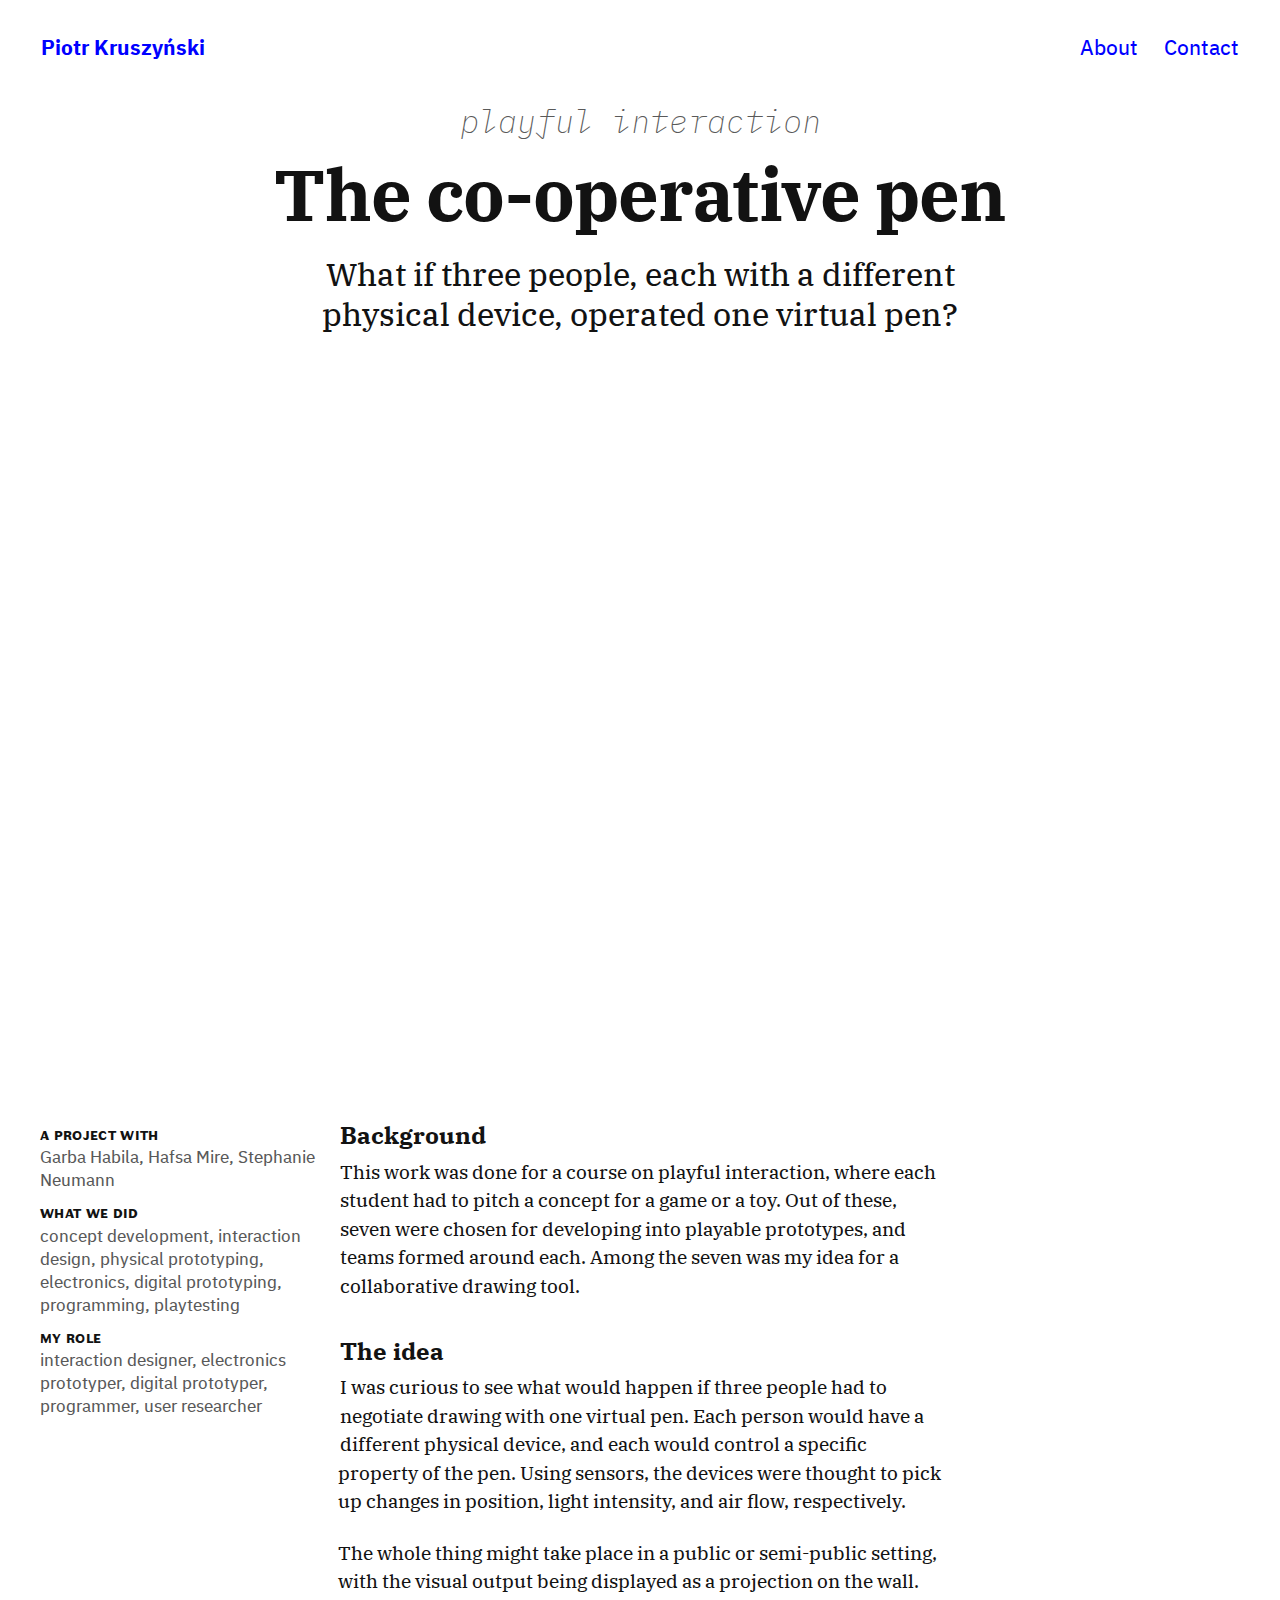
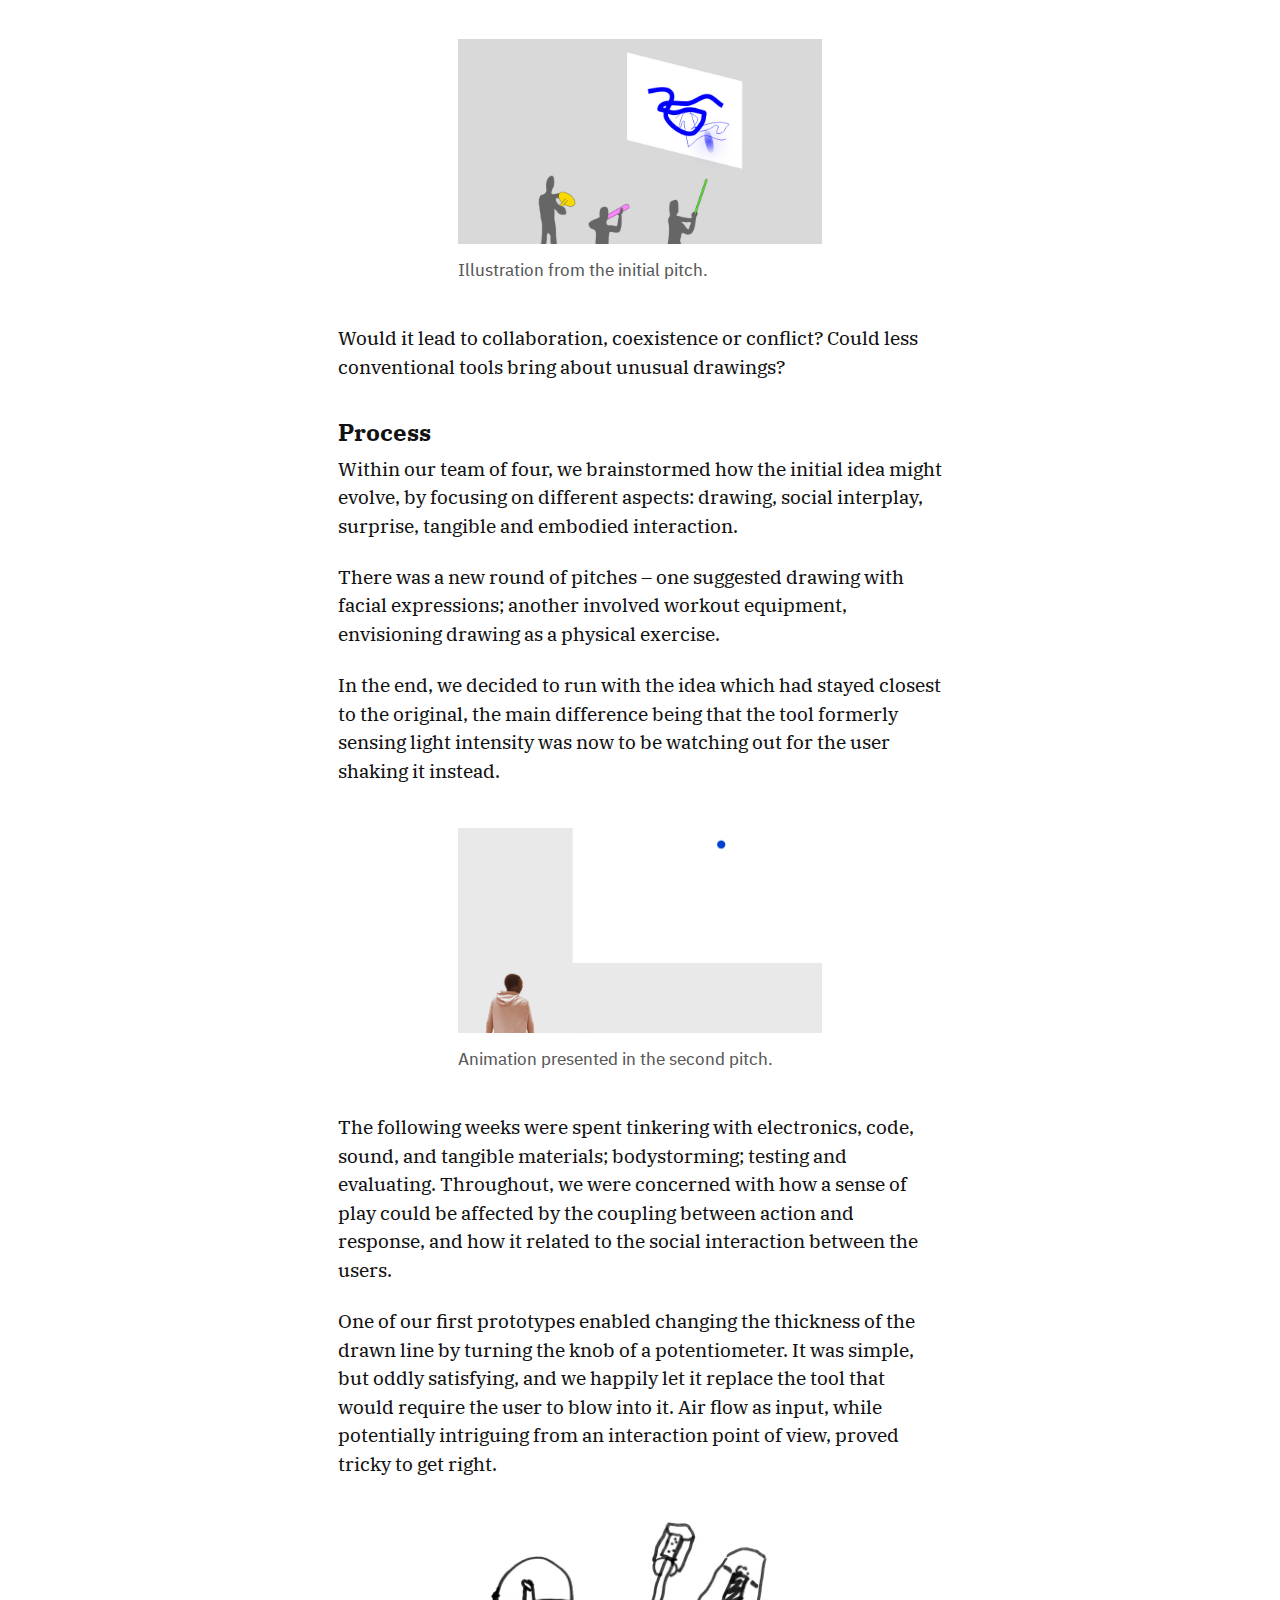
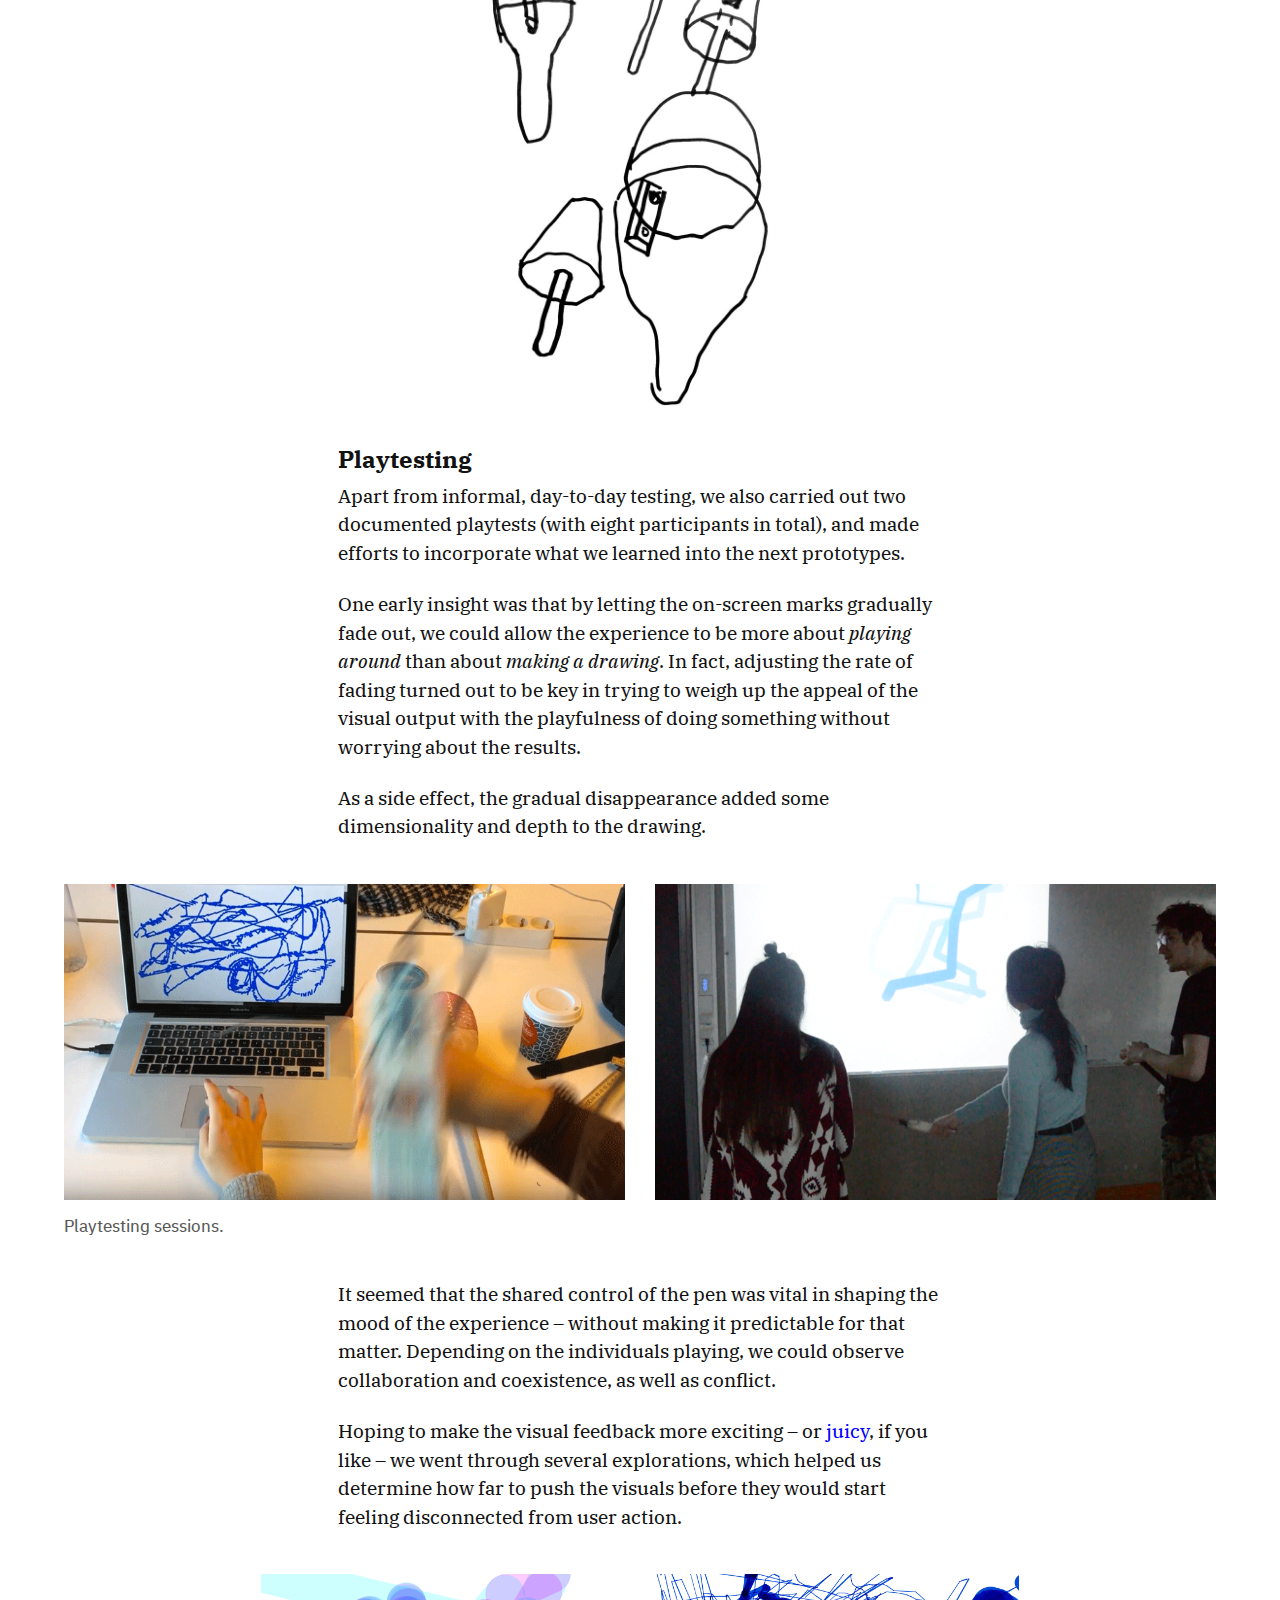
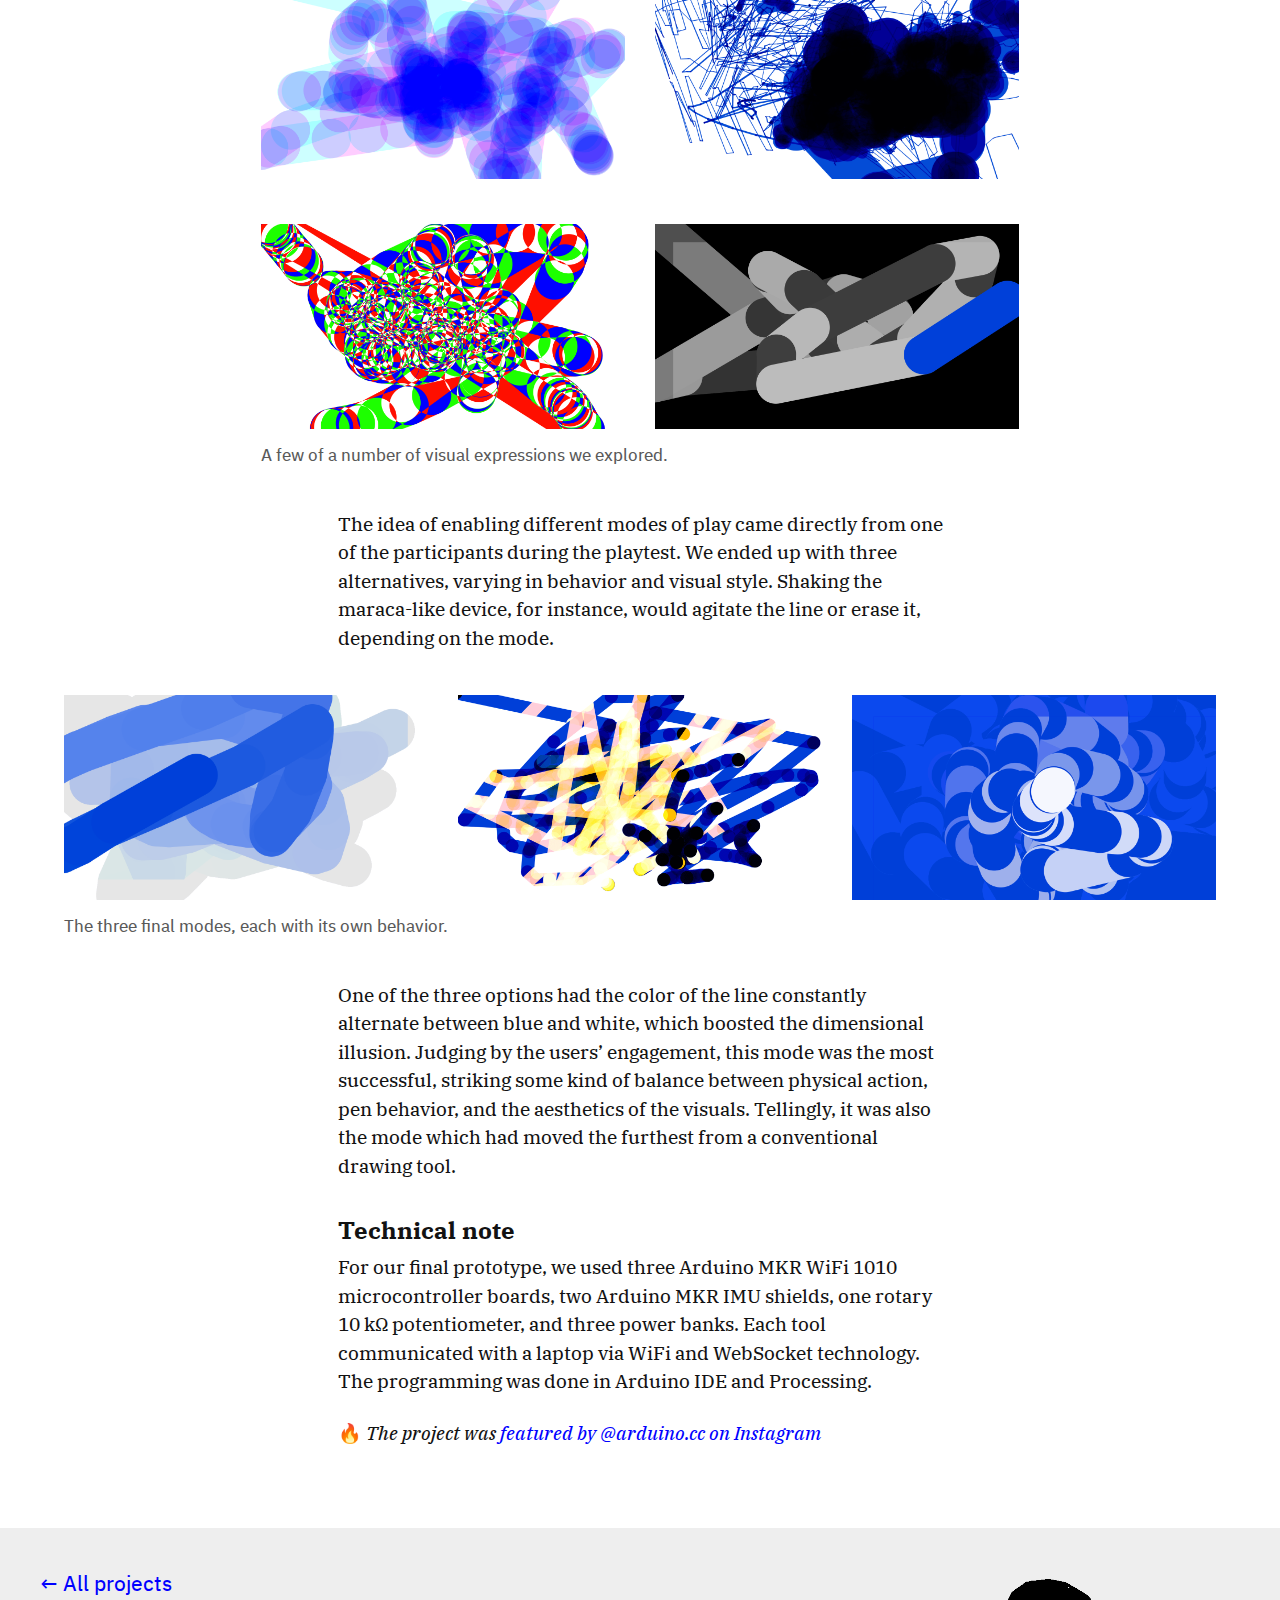
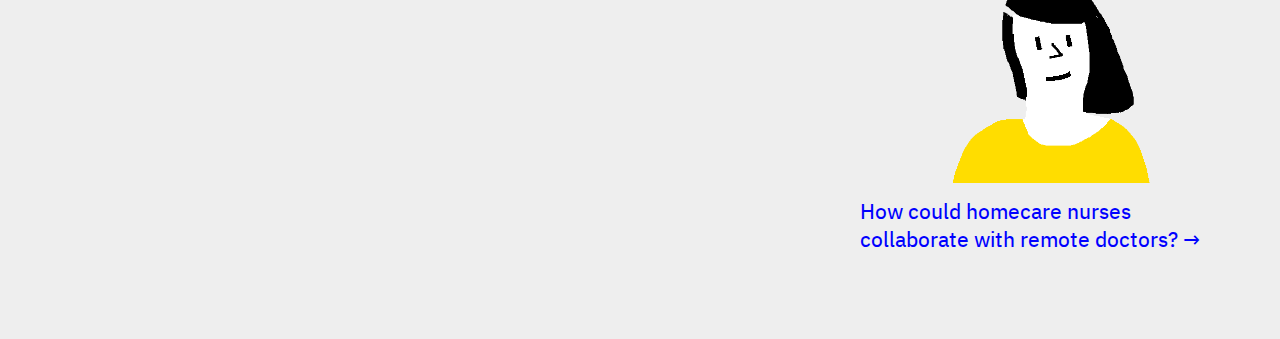
<file: the-cooperative-pen.html>
<!DOCTYPE html>
<html lang="en">

<head>


    <title>The co-operative pen – Piotr Kruszyński</title>
    <meta charset="utf-8">
    <meta name="viewport" content="width=device-width, initial-scale=1">
    
<link rel="icon" href="icon.svg" type="image/svg+xml">
<link rel="apple-touch-icon" href="apple-touch-icon.png">

    <!-- Bootstrap core CSS -->
    <link rel="stylesheet" href="https://maxcdn.bootstrapcdn.com/bootstrap/3.3.7/css/bootstrap.min.css">

    <!-- Custom styles for this -->
    <link href="boot-over.css" rel="stylesheet">



    <!-- Bootstrap core JavaScript -->
    <script src="https://ajax.googleapis.com/ajax/libs/jquery/3.2.1/jquery.min.js"></script>
    <script src="https://maxcdn.bootstrapcdn.com/bootstrap/3.3.7/js/bootstrap.min.js"></script>
</head>

<body>

    <!-- Navigation -->
    <div class="container-fluid header">
        <div class="col-lg-12 top-menu">
            <a href="index.html" class="name">Piotr Kruszyński</a>
            <div class="top-menu-right">
                <a href="index.html#about" class="top-menu-link" id="ab">About</a>
                <a href="index.html#contact" class="top-menu-link">Contact</a>
            </div>
        </div>
    </div>



    <!-- Page Content -->
    <div class="container-fluid project-page">
        <div class="row">
            <div class="col-lg-12">

                <h5 class="descriptor">Playful interaction</h5>
                <h1 class="single-project main-headline">The co-operative pen</h1>
                <h2 class="single-project lead">What if three people, each with a different physical device, operated
                    one virtual pen?</h2>

                <div class="row image main">
                    <div class="col-lg-6 col-md-6 vid">
                        <div style="padding:56.25% 0 0 0;position:relative;"><iframe
                                src="https://player.vimeo.com/video/388821025?muted=1"
                                style="position:absolute;top:0;left:0;width:100%;height:100%;" frameborder="0"
                                allow="autoplay; fullscreen" allowfullscreen></iframe></div>
                        <script src="https://player.vimeo.com/api/player.js"></script>
                    </div>
                    <div class="col-lg-6 col-md-6 vid">
                        <div style="padding:56.25% 0 0 0;position:relative;"><iframe
                                src="https://player.vimeo.com/video/387759608?muted=1"
                                style="position:absolute;top:0;left:0;width:100%;height:100%;" frameborder="0"
                                allow="autoplay; fullscreen" allowfullscreen></iframe></div>
                        <script src="https://player.vimeo.com/api/player.js"></script>
                    </div>

                    <div class="col-lg-6 col-md-6 vid">
                        <div style="padding:56.25% 0 0 0;position:relative;"><iframe
                                src="https://player.vimeo.com/video/389012526?muted=1"
                                style="position:absolute;top:0;left:0;width:100%;height:100%;" frameborder="0"
                                allow="autoplay; fullscreen" allowfullscreen></iframe></div>
                        <script src="https://player.vimeo.com/api/player.js"></script>
                    </div>
                    <div class="col-lg-6 col-md-6 vid">
                        <div style="padding:56.25% 0 0 0;position:relative;"><iframe
                                src="https://player.vimeo.com/video/388300482?muted=1"
                                style="position:absolute;top:0;left:0;width:100%;height:100%;" frameborder="0"
                                allow="autoplay; fullscreen" allowfullscreen></iframe></div>
                        <script src="https://player.vimeo.com/api/player.js"></script>
                    </div>




                </div>
                <div class="info-box">

                    <p class="caption project-info">
                        <span class="title">A project with<br></span> Garba Habila, Hafsa Mire, Stephanie Neumann
                    </p>
                    <p class="caption project-info">
                        <span class="title">What we did<br></span> concept development, interaction design, physical
                        prototyping, electronics,
                        digital prototyping, programming, playtesting
                    </p>
                    <p class="caption project-info">
                        <span class="title">My role <br></span>interaction designer, electronics prototyper, digital
                        prototyper, programmer, user researcher
                    </p>
                </div>
                <h3 class="single-project subhead">Background</h3>
                <p class="single-project long-text">This work was done for a course on playful interaction, where
                    each student had to pitch a concept for a game or a toy. Out of these, seven were chosen for
                    developing
                    into playable prototypes, and teams formed around each. Among the seven was my idea for a
                    collaborative
                    drawing tool.</p>
                <h3 class="single-project subhead">The idea</h3>
                <p class="single-project long-text">I was curious to see what would happen if three people had to
                    negotiate
                    drawing with one virtual pen. Each person would have a different physical device, and each would
                    control
                    a specific property of the pen. Using sensors, the devices were thought to pick up changes in
                    position,
                    light intensity, and air flow, respectively.</p>
                <p class="single-project long-text">The whole thing might
                    take place in a public or semi-public setting, with the visual output being displayed as a
                    projection on
                    the wall.
                </p>
                <div class="row image">
                    <div class="col-lg-4 col-md-3 col-sm-2"></div>
                    <div class="col-lg-4 col-md-6 col-sm-8">
                        <figure><img class="img-responsive" src="images/playful-pitch-01.jpg" alt="">
                            <figcaption class="caption">Illustration from the initial pitch.</figcaption>
                        </figure>
                    </div>
                    <div class="col-lg-4 col-md-3 col-sm-2"></div>
                </div>

                <p class="single-project long-text">
                    Would it lead to collaboration, coexistence or conflict? Could less conventional tools bring
                    about
                    unusual drawings?</p>

                <h3 class="single-project subhead">Process</h3>
                <p class="single-project long-text">
                    Within our team of four, we brainstormed how the initial idea might evolve, by focusing on
                    different aspects: drawing, social interplay, surprise, tangible and embodied interaction.</p>
                <p class="single-project long-text">There was
                    a
                    new round of pitches – one suggested drawing with facial expressions; another involved
                    workout equipment, envisioning drawing as a physical exercise.</p>
                <p class="single-project long-text">In the end, we decided to run with the
                    idea which had stayed closest to the
                    original, the main difference being that the tool formerly sensing light intensity was now to be
                    watching out
                    for the user shaking it instead.</p>
                <div class="row image">
                    <div class="col-lg-4 col-md-3 col-sm-2"></div>
                    <div class="col-lg-4 col-md-6 col-sm-8">
                        <figure><img class="img-responsive" src="images/pitch-II-09.gif" alt="">
                            <figcaption class="caption">Animation presented in the second pitch.</figcaption>
                        </figure>
                    </div>
                    <div class="col-lg-4 col-md-3 col-sm-2"></div>
                </div>
                <p class="single-project long-text">The following weeks were spent tinkering with
                    electronics, code, sound, and
                    tangible materials; bodystorming; testing and evaluating. Throughout, we were concerned with how a
                    sense of play could be affected by the coupling between action and response, and how
                    it related to the social interaction between the users.</p>
                <p class="single-project long-text">One of our first prototypes enabled changing the thickness of the
                    drawn line by turning the knob of a potentiometer. It was simple, but oddly satisfying, and we
                    happily let
                    it replace the tool that would require the user to blow into it. Air flow as input, while
                    potentially intriguing
                    from an interaction point of view, proved tricky to get right.</p>
                <div class="row image">
                    <div class="col-lg-4 col-md-3 col-sm-3"></div>
                    <div class="col-lg-4 col-md-6 col-sm-6">
                        <figure><img class="img-responsive" src="images/devices-sketch-02.jpg" alt="">
                        </figure>
                    </div>
                    <div class="col-lg-4 col-md-3 col-sm-3"></div>
                </div>
                <h3 class="single-project subhead">Playtesting</h3>
                <p class="single-project long-text">Apart from informal, day-to-day testing, we also carried out two
                    documented playtests (with eight participants in total), and made efforts to incorporate what we
                    learned into the next prototypes.</p>
                <p class="single-project long-text">One
                    early insight was that by letting the on-screen marks gradually fade out, we could allow the
                    experience to be more about <i>playing around</i> than about <i>making a drawing</i>. In fact,
                    adjusting the rate of fading turned out to be key in trying to weigh up the appeal of the visual
                    output with
                    the playfulness of doing something without worrying about the results.</p>
                <p class="single-project long-text">As a side effect, the gradual
                    disappearance added some dimensionality and depth to the drawing.</p>
                <div class="row image">
                    
                        <div class="col-lg-6 col-md-6">
                            <figure><img class="img-responsive" src="images/testing-02.png" alt=""></figure>

                        </div>
                        <div class="col-lg-6 col-md-6">
                            <figure><img class="img-responsive" src="images/testing-01.png" alt=""></figure>

                        </div>
                        <figcaption class="caption multiple-images">Playtesting sessions.</figcaption>
                    
                </div>

                <p class="single-project long-text">It seemed that the shared control of the pen was vital in shaping
                    the mood of the experience – without making it predictable for that matter. Depending on the
                    individuals playing, we could observe collaboration and coexistence, as well as conflict.</p>
                <p class="single-project long-text">
                    Hoping to make the visual feedback more exciting – or <a
                        href="https://www.youtube.com/watch?v=Fy0aCDmgnxg">juicy</a>, if you like – we went through
                    several explorations, which helped us determine how far to push the visuals before they would start
                    feeling disconnected from user action.</p>
                <div class="row image">
                    <div class="col-lg-2 col-md-1"></div>

                    <div class="col-lg-4 col-md-5 col-sm-6">
                        <img class="img-responsive" src="images/iteration-01.png" alt="">
                    </div>
                    <div class="col-lg-4 col-md-5 col-sm-6">
                        <img class="img-responsive" src="images/iteration-02.png" alt="">
                    </div>
                    <div class="col-lg-2 col-md-1"></div>
                </div>


                <div class="row image">
                    <div class="col-lg-2 col-md-1"></div>
                    <div class="col-lg-8 col-md-10">
                        <div class="row no-padding">
                            
                            <div class="col-lg-6 col-md-6 col-sm-6">
                                <img class="img-responsive" src="images/iteration-03.png" alt="">
                            </div>
                            <div class="col-lg-6 col-md-6 col-sm-6">
                                <img class="img-responsive" src="images/iteration-04.png" alt="">

                            </div>
                            <figcaption class="caption multiple-images">A few of a number of visual expressions we
                                explored.
                            </figcaption>
                        </div>
                    </div>
                    <div class="col-lg-2 col-md-1"></div>

                </div>
                <p class="single-project long-text">
                    The idea of enabling different modes of play came directly from one of the participants during the
                    playtest.
                    We ended up with three alternatives, varying in behavior and visual style. Shaking the maraca-like
                    device, for instance, would agitate the line or erase it, depending on the mode.</p>
                <div class="row image">

                    <div class="col-lg-4 col-md-4 col-sm-4">
                        <img class="img-responsive" src="images/mode-01.png" alt="">
                    </div>
                    <div class="col-lg-4 col-md-4 col-sm-4">
                        <img class="img-responsive" src="images/mode-02.png" alt="">
                    </div>
                    <div class="col-lg-4 col-md-4 col-sm-4">
                        <img class="img-responsive" src="images/mode-03.png" alt="">
                    </div>
                    <figcaption class="caption multiple-images">The three final modes, each with its own behavior.
                    </figcaption>
                </div>
                <p class="single-project long-text">
                    One of the three options had the color of the line constantly alternate between blue and white,
                    which
                    boosted the dimensional illusion. Judging by the users’ engagement, this mode was the most
                    successful, striking some kind of balance between physical action, pen behavior, and the aesthetics
                    of the visuals. Tellingly, it was also the mode which had moved the furthest from a
                    conventional drawing tool.</p>


                <h3 class="single-project subhead">Technical note</h3>
                <p class="single-project long-text">
                    For our final prototype, we used three Arduino MKR WiFi 1010 microcontroller boards, two Arduino MKR
                    IMU shields, one rotary 10 k&#8486 potentiometer, and three power banks. Each tool communicated with
                    a
                    laptop via WiFi and WebSocket technology. The programming was done in Arduino IDE and Processing.
                </p>
                

                <p class="single-project long-text">🔥 <i>The project was <a
                            href="https://www.instagram.com/p/BvUMP6UhkLp/?hl=sv&fbclid=IwAR1C7wboa-lY_HWcH9WmLh40fPV6mW1x5QHN1gOR42SqChkaHEY8VJepohY">featured
                            by @arduino.cc on Instagram</a></i></p>

            </div>
        </div>
    </div>


    <!-- Footer -->
    <footer>
        <div class="container-fluid bottom">
            <div class="row">

                <div class="col-lg-4 col-md-4 col-sm-6 col-xs-6 no-image">


                   
                    <a
                        href="index.html#projects">← All projects</a>
                </div>
                <div class="col-lg-4 col-md-4 hidden-sm hidden-xs"></div>
                <div class="col-lg-4 col-md-4 col-sm-6 col-xs-6 bottom-menu-right">
                    <a href="remote-assessment-in-homecare.html">
                        <img class="img-responsive" src="images/nurse-03.png" alt="">
                    </a>
                    <a href="remote-assessment-in-homecare.html">
                        How could homecare nurses collaborate with remote doctors? →</a>
                </div>
            </div>
        </div>
    </footer>

</body>

</html>
</file>
<file: boot-over.css>
@font-face {
    font-family: "IBM Plex Serif Text";
    src: url("/fonts/IBMPlexSerif-Text.woff2") format("woff2"),
         url("/fonts/IBMPlexSerif-Text.woff") format("woff");
         font-weight: 400;
    font-style: normal;
  }
  @font-face {
    font-family: "IBM Plex Serif Text";
    src: url("/fonts/IBMPlexSerif-TextItalic-Latin1.woff2") format("woff2"),
         url("/fonts/IBMPlexSerif-TextItalic-Latin1.woff") format("woff");
         font-weight: 400;
    font-style: italic;
  }
  @font-face {
    font-family: "IBM Plex Serif";
    src: url("/fonts/IBMPlexSerif-Bold-Latin1.woff2") format("woff2"),
         url("/fonts/IBMPlexSerif-Bold-Latin1.woff") format("woff");
         font-weight: 700;
    font-style: normal;
  }
  @font-face {
    font-family: "IBM Plex Sans Text";
    src: url("/fonts/IBMPlexSans-Text.woff2") format("woff2"),
         url("/fonts/IBMPlexSans-Text.woff") format("woff");
         font-weight: 400;
    font-style: normal;
    font-feature-settings: "ss02";
  }
  @font-face {
    font-family: "IBM Plex Sans";
    src: url("/fonts/IBMPlexSans-Regular.woff2") format("woff2"),
         url("/fonts/IBMPlexSans-Regular.woff") format("woff");
         font-weight: 400;
    font-style: normal;
    font-feature-settings: "ss02";
  }
  @font-face {
    font-family: "IBM Plex Sans Text";
    src: url("/fonts/IBMPlexSans-TextItalic-Latin1.woff2") format("woff2"),
         url("/fonts/IBMPlexSans-TextItalic-Latin1.woff") format("woff");
         font-weight: 400;
    font-style: italic;
    font-feature-settings: "ss02";

  }
  @font-face {
    font-family: "IBM Plex Sans";
    src: url("/fonts/IBMPlexSans-Bold.woff2") format("woff2"),
         url("/fonts/IBMPlexSans-Bold.woff") format("woff");
         font-weight: 700;
    font-style: normal;
    font-feature-settings: "ss02";

  }
  @font-face {
    font-family: "IBM Plex Mono";
    src: url("/fonts/IBMPlexMono-Italic-Latin1.woff2") format("woff2"),
         url("/fonts/IBMPlexMono-Italic-Latin1.woff") format("woff");
         font-weight: 400;
    font-style: italic;
  }
  @font-face {
    font-family: "IBM Plex Mono";
    src: url("/fonts/IBMPlexMono-LightItalic-Latin1.woff2") format("woff2"),
         url("/fonts/IBMPlexMono-LightItalic-Latin1.woff") format("woff");
         font-weight: 300;
    font-style: italic;
  }
  @font-face {
    font-family: "IBM Plex Mono";
    src: url("/fonts/IBMPlexMono-ExtraLightItalic-Latin1.woff2") format("woff2"),
         url("/fonts/IBMPlexMono-ExtraLightItalic-Latin1.woff") format("woff");
         font-weight: 200;
    font-style: italic;
  }
  @font-face {
    font-family: "Faune";
    src: url("/fonts/Faune-Text_Bold.woff2") format("woff2"),
         url("/fonts/Faune-Text_Bold.woff") format("woff");
         font-weight: 700;
    font-style: normal;
  }
  @font-face {
    font-family: "Faune";
    src: url("/fonts/Faune-Text_Regular.woff2") format("woff2"),
         url("/fonts/Faune-Text_Regular.woff") format("woff");
         font-weight: 400;
    font-style: normal;
  }

body {
/*     max-width: 1500px;
 */    margin: auto;
    font-family: "IBM Plex Serif Text", Georgia, serif;
    color: #121212;    
    font-size: 15px;
}

.top-menu-link {
    margin-left: 1em;
    
}
.top-menu {
    justify-content: space-between;
    display: flex;
    padding: 1.5em 2% 0.5em;
    font-size: 1.4em;
    font-family:   "IBM Plex Sans Text", system-ui, -apple-system, sans-serif;

}

.top-menu .name{
    padding-left: 15px;
    font-family:   "IBM Plex Sans", system-ui, -apple-system, sans-serif;
    font-weight: 700;
    }


.top-menu-right{
    padding-right: 15px;

}    
.header {
padding: 0;

}
.container-fluid{
    max-width: 1500px;
}
footer{
    padding: 0;
    background-color: #eee;
    width: 100vw;
    font-size: 1.4em;
    font-family:   "IBM Plex Sans Text", system-ui, -apple-system, sans-serif;

}
.bottom {
padding-bottom: 4.1em;
font-feature-settings: "ss02";
line-height: 1.3em;
}
.bottom img, .vid{
    padding-bottom: 0.714em;
}
.bottom-menu .left{
    padding-left: 15px;
    padding-bottom: 1em;
    float: left;

}    


a {
color: #00f;
}
a:hover, a:focus{
    color: #121212;
    text-decoration: underline;

}

h1 {
    font-size: 2em;
}

h2 {
margin-top: 0;
padding-bottom: 1.5em;
}
h3 {
    padding-top: 0.5em;
}
h5 {
    font-weight: 400;
}
.descriptor {
    font-family:   "IBM Plex Mono", monospace;
    text-transform: lowercase;
    font-size: 1.267em;
    font-weight: 300;
    font-style: italic;
    margin-top: 0.25em;
    margin-bottom: 0.5em;  
    color: #595959;
}
.project-page .descriptor {
    font-weight: 200;
    text-align: center;
    font-size: 2.14em;
    margin: 1em 0 0.55em;
}
.main-headline{
font-size: 4.8em;
padding-bottom: 0.3em;
line-height: 1.05em;
text-align: center;
max-width: 800px!important;
font-family: "IBM Plex Serif", Georgia, serif;
font-weight: 700;
letter-spacing: -0.02em;
}
.lead {
font-size: 2.14em;
line-height: 1.25em;
padding-bottom: 0.5em;
text-align: center;
max-width: 660px!important;
font-weight: 400;
}


.next-paragraph{
    padding-top:0.625em;
}
.project-thumb{
    text-align: center;
}
.project-title{
    font-size: 2em;
    line-height: 1.25em;
    margin-top: 0.1em;
    margin-bottom: 6px;
    font-family: "IBM Plex Serif", Georgia, serif;
    font-weight: 700;
    

}
.projects{
    padding-bottom: 4em;
}
.row {
    padding: 0px 2% 0px;
    
}
.top {
    padding-top: 1.5em;
}

.intro {
    font-size: 2em;
    line-height: 1.25em;
    padding: 0px;
    margin: 1em 0px 0.5em;
}


.project-text {
    padding-bottom: 1em;   
    margin: 0px auto; 
    font-size: 1.267em;
    line-height: 1.5;
    max-width: 500px;
    text-align: center;

}
.info {
    padding-bottom: 6rem!important;
    text-decoration: none;
    font-family: "IBM Plex Serif Text", Georgia, serif;
    font-size: 1em;
}
p {
    font-size: 1.333em;
}

.about{
    max-width: 605px;
}
.contact {
    padding-bottom: 1em;
}
.no-padding{
    padding-left: 0;
    padding-right: 0;
}
.project-page {
    padding-bottom: 4.5em;
}
.single-project, ul, ol, .about p {
    max-width: 605px;
    margin: auto;
}
.long-text, ul, ol, .about p, .contact p {
    font-size: 1.267em;
    padding-bottom: 0.7em;
    padding-top: 0.5em;
    line-height: 1.5;
}
ul, ol {
    padding-bottom: 0.1em;
}
li {
    padding-bottom: 0.6em;
}
ol > li::marker {
    font-family: "IBM Plex Serif", Georgia, serif;
    font-weight: 700;
}
.subhead {
    padding-top: 1em;
    font-family: "IBM Plex Serif", Georgia, serif;
    font-weight: 700;
    }

.contact p{
    padding-bottom: 0;
    margin: 0;

}
.about h1, .contact h1 {
    font-family: "IBM Plex Serif", Georgia, serif;
    font-weight: 700;
    margin-top: 0;
    margin-bottom: 0;
    padding: 1.333em 0 0;
}
blockquote{
    max-width: 800px;
    margin: auto;
    font-size: 2.14em;
    text-align: center;
    padding-bottom: 0.8em;
    padding-top: 0.6em;
    padding-left: 0;
    padding-right: 0;
    border: none;
    font-family:   "IBM Plex Sans", system-ui, -apple-system, sans-serif;
    line-height: 1.3;
    font-weight: 400;
    font-feature-settings: "ss02";

}
.quote-source{  
    font-size: 0.55em;
    letter-spacing: 0.02em;
    line-height: 1.42857;
    padding-top: 0.5em;
    font-family:   "Faune", system-ui, -apple-system, sans-serif;
    font-weight: 400;
    font-variant-caps: all-small-caps;
}
.following-quote{
    border-top: none;
    padding-top: 0px;
    margin-top: -0.15em;
}
.main {
    margin-bottom: 1.75em;
}
img, .vid {
    padding-bottom: 1em;
    padding-top: 2em;
}




.caption{
    font-size: 1.1em;
    font-family:   "IBM Plex Sans Text", system-ui, -apple-system, sans-serif;
    color: #595959;
    max-width: 500px;
    padding-bottom: 2em;
    line-height: 1.4;
    font-feature-settings: "ss02";

    
}
.multiple-images{
    padding-left: 15px;
    padding-right: 15px;
}
.info-box {
    padding: 1.6em 1.2em 1em 0;
    float: left;
    max-width: 300px;

}
.project-info{
    padding: 0 0 0.5em;
    margin: 0;
}

.caption .title {
    font-family:   "Faune", system-ui, -apple-system, sans-serif;
    font-variant-caps: all-small-caps;
    letter-spacing: 0.02em;
    font-weight: 700;
    color: #121212;

}

footer .info-box{
    float: none;
    padding: 2.667em 0 0 0;
    max-width: 500px;
}
footer .caption{
    margin: 0;

}


.calc-button {
    background-color: rgb(223, 223, 223);
    border-radius: 6px;
    padding: 2px 6px;
    font-family:   "IBM Plex Sans Text", system-ui, -apple-system, sans-serif;
}

.error-message h1{
padding: 1.18em 0 0.4em;
}
.error-message p{
    text-align: center;
    font-size: 1.4em;
    font-family: "IBM Plex Sans Text", system-ui, -apple-system, sans-serif;
    line-height: 1.3;
    font-weight: 400;
    font-feature-settings: "ss02";
}
.no-image {
    padding-top: 2em;
}
.bottom-menu-right.no-image{
    text-align: right;
}

/*           SMALL SCREEN         */

@media (max-width: 671px) {
	html,
	body {
        font-size: 12px !important;
        line-height: 1.4;
    }
    .top-menu {
        padding-bottom: 1em;
        padding-top: 1em;
    }
    h1, h2 {
        font-size: 1.917em
        
    }
 p {
     font-size: 1.5em;
 }

 .descriptor {
    font-size: 1.417em;
    margin-top: 0.2em;
    margin-bottom: 0.4em;
    font-weight: 400;
    color: #595959;

}
.project-page .descriptor {
    font-size: 1.5em;
    margin: 0.55em 0 0.53em;
    font-weight: 400;

}
    .main-headline{
        font-size: 2.667em;
        padding-bottom: 0.3em;       
        }
    .lead {
        font-size: 1.833em;
        }
   
    .subhead {
            font-size: 1.833em;
        }
 
    .intro {
        margin: 0.5em 0px 0.9em;
        font-size: 1.917em;

    }
    
    .project-title{
        font-size: 1.917em !important;
        
    }

    .projects{
        padding-bottom: 1.5em;
    }
    .info {
        padding-top: 0!important;
        padding-bottom: 3.5rem!important;
/*         font-size: 1.65em !important;
 */    }
 .long-text, ul, ol, .about p, .contact p, .project-text {
     line-height: 1.42857;
     font-size: 1.5em;
     padding-top: 0.6em;
     padding-bottom: 0.6em;
 }

    ul, ol {
        padding-left: 25px;
    }
  
    .contact p{
        font-size: 1.5em;
        padding-bottom: 0em;

    }
    .project-text {
        padding-top: 0em;
        padding-bottom: 1.2em;
    }

    .caption {
        font-size: 1.333em;
        padding-bottom: 1.22em;
        max-width: 500px;
        line-height: 1.38;
    }
    blockquote{
        font-size: 1.917em;
    }
    .quote-source{
        font-size: 0.696em;
        line-height: 1.2;
        padding-top: 0.3em;
        
        
    }
    .main {
        margin-bottom: 0.5em;
    }
    .project-info{
        padding: 0 0 0.5em;
    }
   .image{
        padding: 0px;
        
    }
    img, .vid {
        padding-bottom: 0.667em;
        padding-top: 0.86em;
    }
    .info-box {
        padding: 0em 0em 0.2em 0;
        float: none;
        max-width: 500px;
    
    }
    .project-page {
        padding-bottom: 2.333em;
    }
   
    .bottom {
        padding-bottom: 2.5em;
        
        }
        .bottom img, .vid{
            padding-bottom: 0.476em;
        }
    .no-image{
        padding-top: 0.86em;
    }
}
</file>
